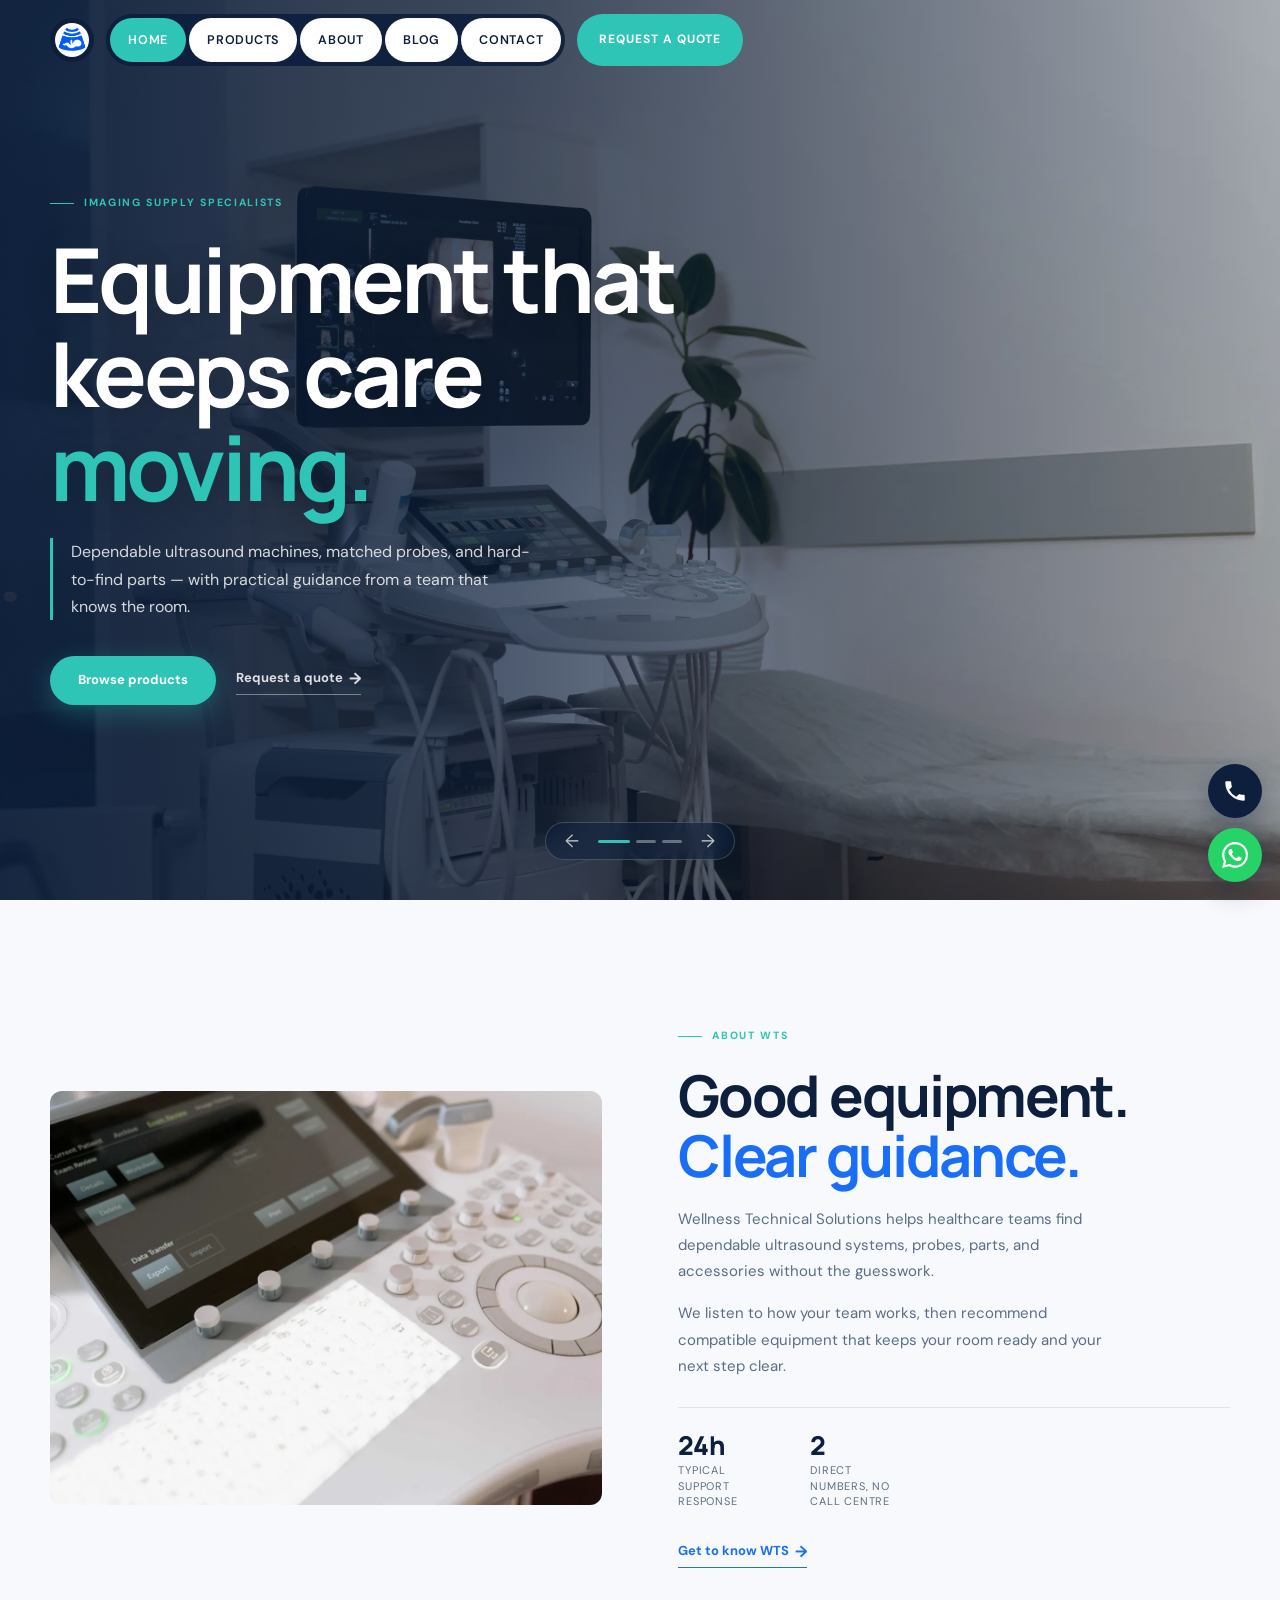
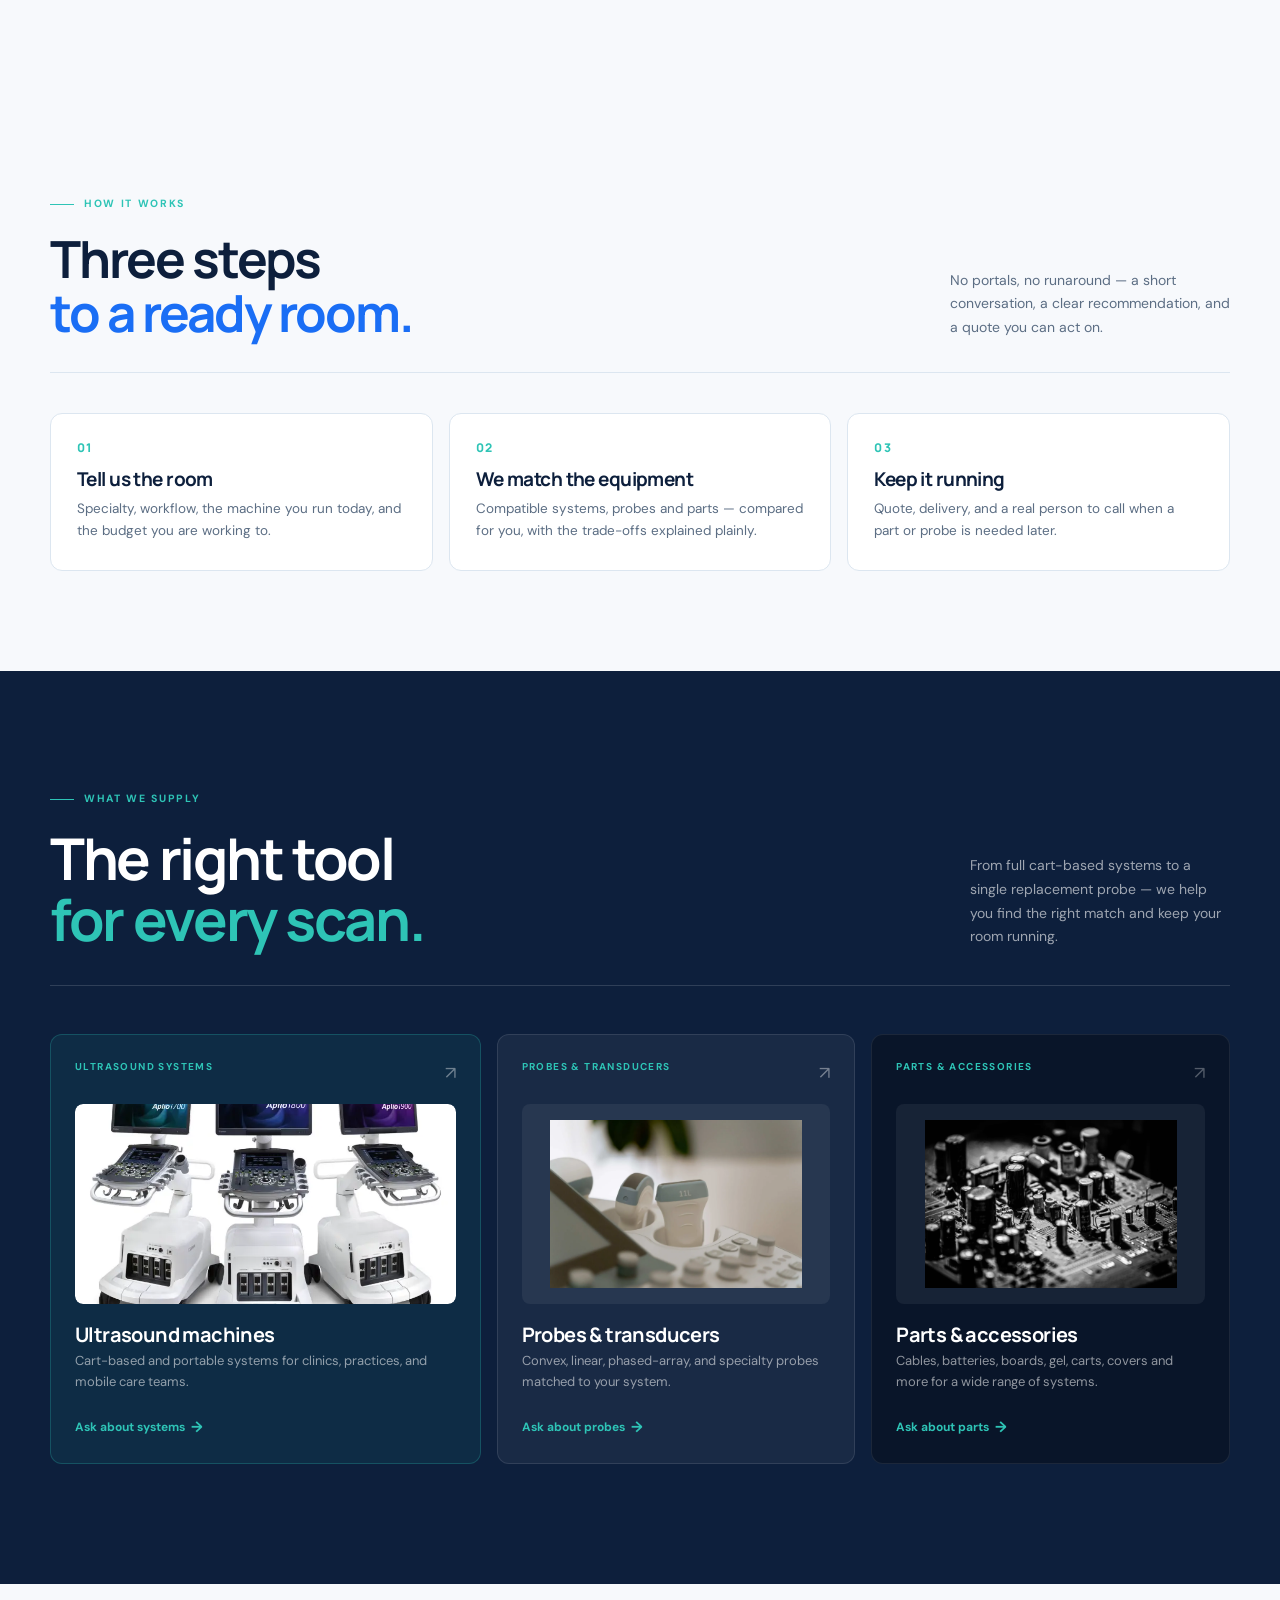
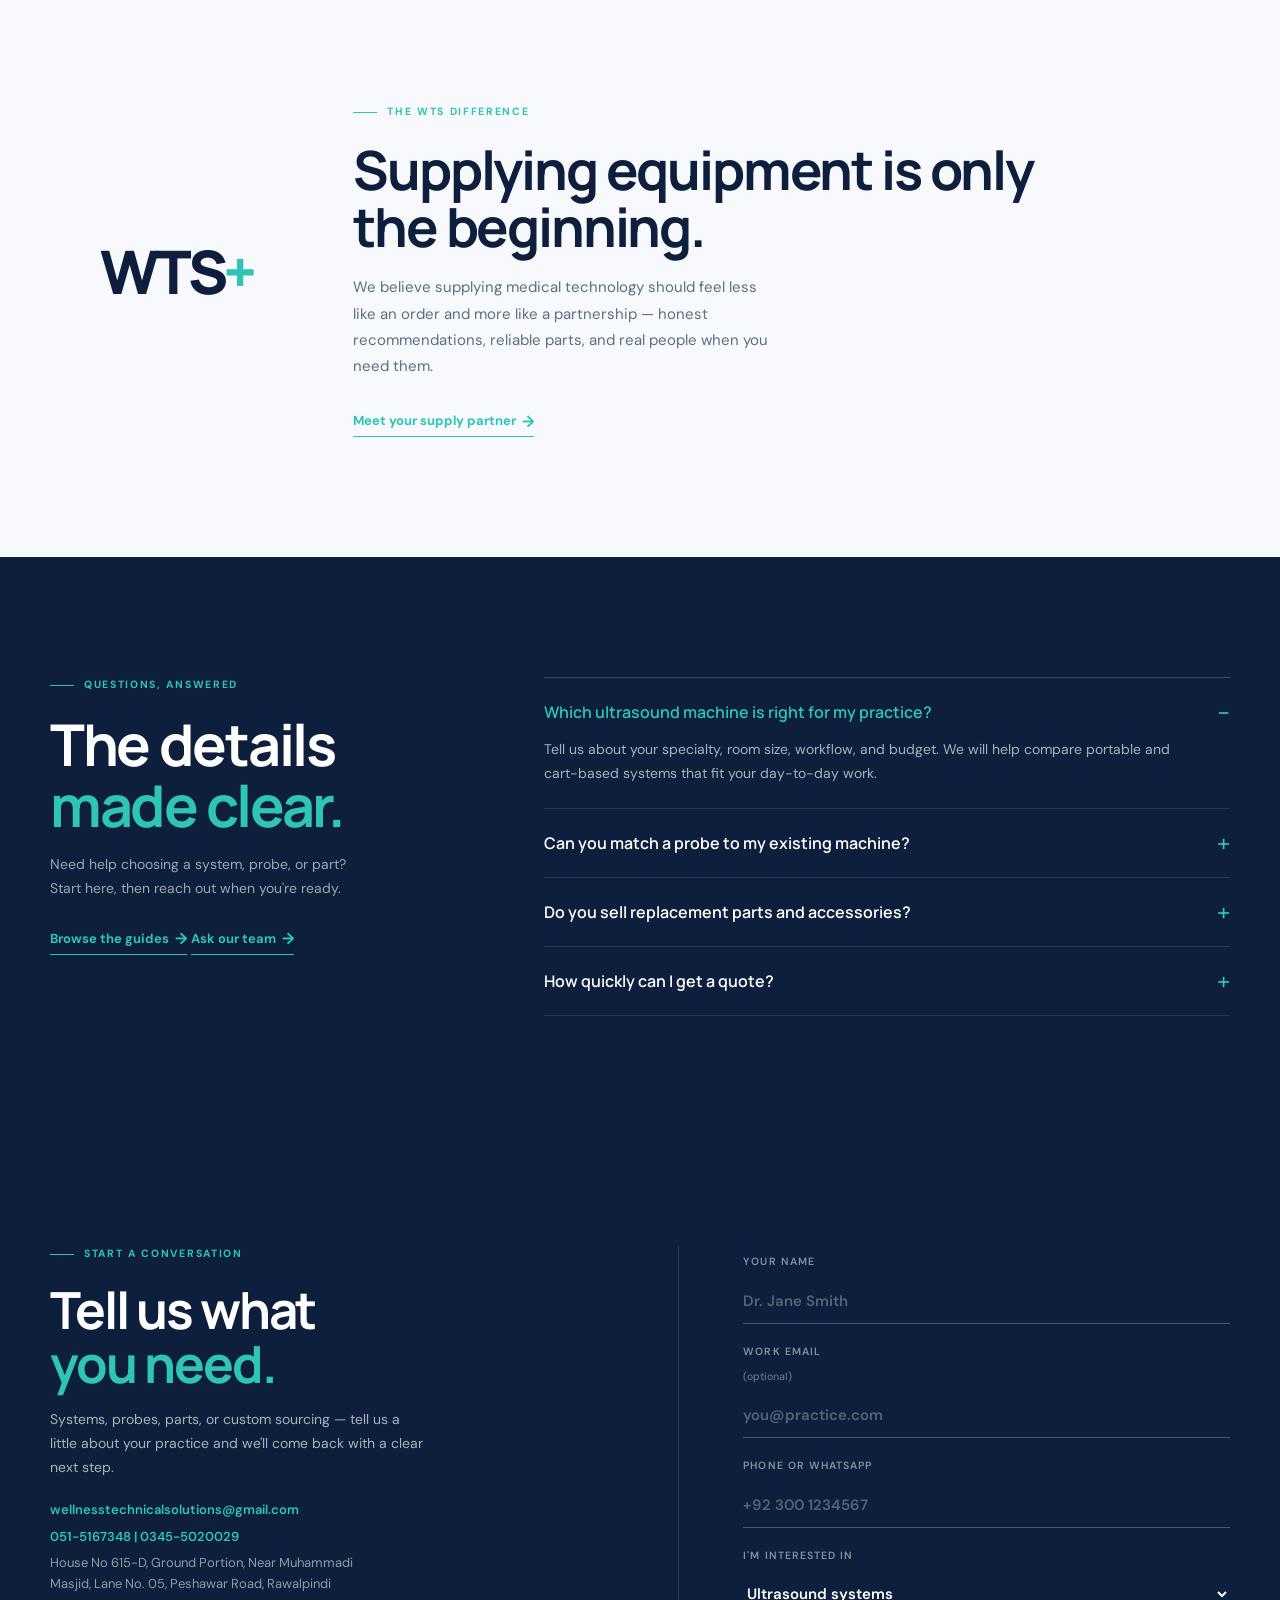
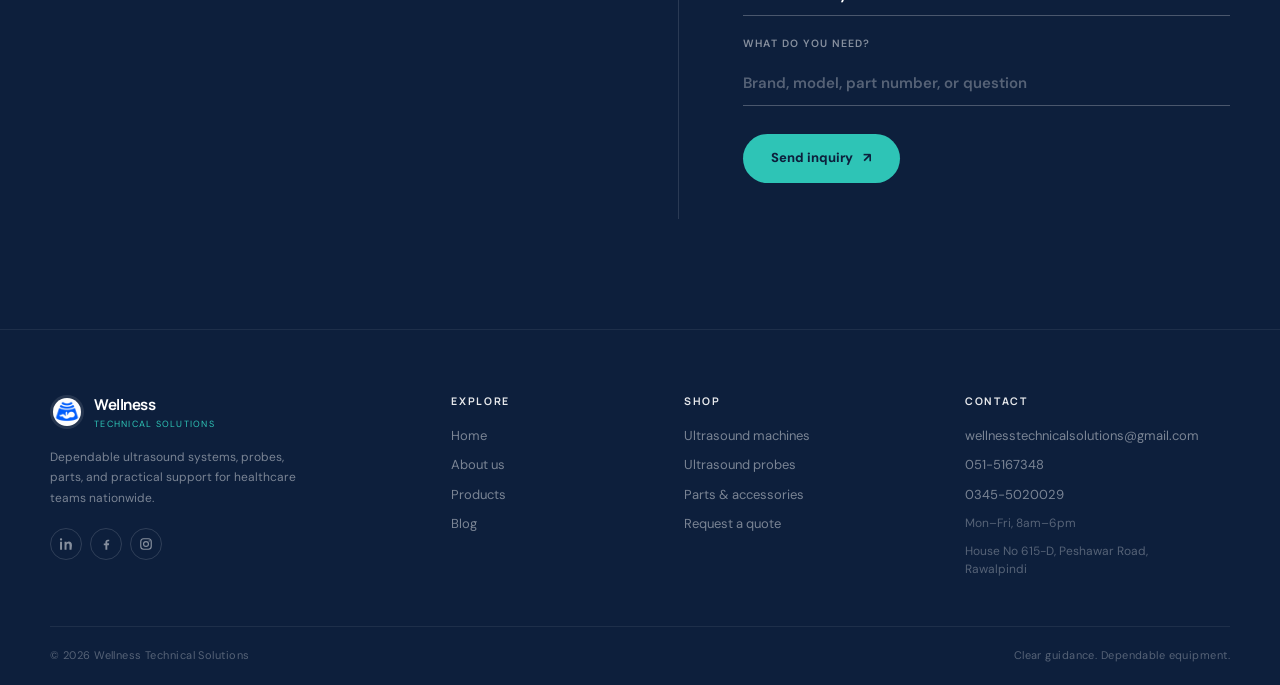
<file: index.html>
<!doctype html>
<html lang="en">
<head>
  <meta charset="UTF-8">
  <meta name="google-site-verification" content="ln1MTrpD6bcORM2o4TqfpPN8yb_F4MUgL1fzC8BlH-0">
  <meta name="viewport" content="width=device-width, initial-scale=1.0">
  <meta name="description" content="Ultrasound machines, probes and spare parts supplied across Pakistan by Wellness Technical Solutions — compatibility checked and quoted within one business day.">
  <title>Ultrasound Machines, Probes &amp; Parts in Pakistan | Wellness Technical Solutions</title>
  <meta name="theme-color" content="#0d1f3c">
  <link rel="canonical" href="https://www.wellnesstechsolutions.pk/">
  <meta name="robots" content="index, follow, max-image-preview:large, max-snippet:-1">
  <meta name="author" content="Wellness Technical Solutions">
  <meta name="geo.region" content="PK-PB">
  <meta name="geo.placename" content="Rawalpindi">
  <meta name="geo.position" content="33.5651;73.0169">
  <meta name="ICBM" content="33.5651, 73.0169">
  <link rel="alternate" hreflang="en-pk" href="https://www.wellnesstechsolutions.pk/">
  <link rel="alternate" hreflang="x-default" href="https://www.wellnesstechsolutions.pk/">
  <link rel="sitemap" type="application/xml" href="/sitemap.xml">
  <link rel="icon" href="favicon.ico" sizes="48x48">
  <link rel="icon" href="favicon.png" type="image/png" sizes="64x64">
  <link rel="apple-touch-icon" href="apple-touch-icon.png">
  <meta property="og:type" content="website">
  <meta property="og:site_name" content="Wellness Technical Solutions">
  <meta property="og:locale" content="en_PK">
  <meta property="og:title" content="Wellness Technical Solutions | Ultrasound Systems & Probes">
  <meta property="og:description" content="Wellness Technical Solutions supplies dependable ultrasound systems, probes, parts and accessories for healthcare teams nationwide.">
  <meta property="og:url" content="https://www.wellnesstechsolutions.pk/">
  <meta property="og:image" content="https://www.wellnesstechsolutions.pk/assets/og-cover.jpg">
  <meta property="og:image:width" content="1200">
  <meta property="og:image:height" content="630">
  <meta property="og:image:alt" content="Wellness Technical Solutions - ultrasound systems, probes, parts and accessories">
  <meta name="twitter:card" content="summary_large_image">
  <meta name="twitter:title" content="Wellness Technical Solutions | Ultrasound Systems & Probes">
  <meta name="twitter:description" content="Wellness Technical Solutions supplies dependable ultrasound systems, probes, parts and accessories for healthcare teams nationwide.">
  <meta name="twitter:image" content="https://www.wellnesstechsolutions.pk/assets/og-cover.jpg">
  <meta name="twitter:image:alt" content="Wellness Technical Solutions - ultrasound systems, probes, parts and accessories">
  <link rel="preconnect" href="https://fonts.googleapis.com">
  <link rel="preconnect" href="https://fonts.gstatic.com" crossorigin>
  <link href="https://fonts.googleapis.com/css2?family=DM+Sans:ital,opsz,wght@0,9..40,400;0,9..40,500;0,9..40,600;0,9..40,700;1,9..40,400&family=Manrope:wght@700;800&display=swap" rel="stylesheet">
  <link rel="stylesheet" href="styles.css">
  <link rel="stylesheet" href="pillnav.css">
  <link rel="preload" as="image" href="assets/hero-1.webp" fetchpriority="high">
  <script src="https://cdnjs.cloudflare.com/ajax/libs/gsap/3.12.5/gsap.min.js" defer></script>
  <script type="application/ld+json">{"@context":"https://schema.org","@type":"Organization","@id":"https://www.wellnesstechsolutions.pk/#organization","name":"Wellness Technical Solutions","alternateName":["WTS","Wellness Tech Solutions"],"url":"https://www.wellnesstechsolutions.pk/","logo":{"@type":"ImageObject","url":"https://www.wellnesstechsolutions.pk/assets/logo.png","width":256,"height":256},"description":"Supplier of dependable ultrasound systems, probes, parts, and accessories for healthcare teams.","email":"wellnesstechnicalsolutions@gmail.com","telephone":"+92 51 5167348","address":{"@type":"PostalAddress","streetAddress":"House No 615-D, Ground Portion, Near Muhammadi Masjid, Lane No. 05, Peshawar Road","addressLocality":"Rawalpindi","addressRegion":"Punjab","addressCountry":"PK"},"contactPoint":[{"@type":"ContactPoint","contactType":"Sales and support","email":"wellnesstechnicalsolutions@gmail.com","telephone":"+92 51 5167348","availableLanguage":["en"],"hoursAvailable":{"@type":"OpeningHoursSpecification","dayOfWeek":["Monday","Tuesday","Wednesday","Thursday","Friday"],"opens":"08:00","closes":"18:00"}},{"@type":"ContactPoint","contactType":"Sales and support","telephone":"+92 345 5020029","areaServed":"PK"}],"geo":{"@type":"GeoCoordinates","latitude":33.5651,"longitude":73.0169},"areaServed":{"@type":"Country","name":"Pakistan"},"sameAs":["https://www.linkedin.com/company/wellness-technical-solutions","https://www.facebook.com/profile.php?id=61593964842309","https://www.instagram.com/wellnesstechnicalsolutions"]}</script>
  <script type="application/ld+json">{"@context":"https://schema.org","@type":"WebSite","@id":"https://www.wellnesstechsolutions.pk/#website","url":"https://www.wellnesstechsolutions.pk/","name":"Wellness Technical Solutions","alternateName":["WTS","Wellness Tech Solutions"],"inLanguage":"en","publisher":{"@id":"https://www.wellnesstechsolutions.pk/#organization"}}</script>
  <script type="application/ld+json">{"@context":"https://schema.org","@type":"FAQPage","mainEntity":[{"@type":"Question","name":"Which ultrasound machine is right for my practice?","acceptedAnswer":{"@type":"Answer","text":"Tell us about your specialty, room size, workflow, and budget. We will help compare portable and cart-based systems that fit your day-to-day work."}},{"@type":"Question","name":"Can you match a probe to my existing machine?","acceptedAnswer":{"@type":"Answer","text":"Yes. Share the make and model of your system, or send us the part number, and we will confirm compatibility before you order."}},{"@type":"Question","name":"Do you sell replacement parts and accessories?","acceptedAnswer":{"@type":"Answer","text":"Yes. We source batteries, cables, boards, gel, and other ultrasound accessories for a range of systems."}},{"@type":"Question","name":"How quickly can I get a quote?","acceptedAnswer":{"@type":"Answer","text":"Most requests receive a clear response within 24 hours. Include the equipment or part details you have so we can move quickly."}}]}</script>
</head>
<body class="home-page">

  <a class="skip-link" href="#top">Skip to content</a>

  <!-- ── Top nav ── -->
  <div class="pill-nav-container">
    <nav class="pill-nav" style="--base: rgba(13,31,60,.9); --pill-bg: #fff; --hover-text: #0d1f3c; --pill-text: #0d1f3c;">
      <a class="pill-logo" href="/" aria-label="Home">
        <img src="assets/logo.png" width="256" height="256" alt="Wellness Technical Solutions logo">
      </a>
      <div class="pill-nav-items desktop-only">
        <ul class="pill-list" role="menubar">
          <li role="none">
            <a role="menuitem" href="/" class="pill is-active" aria-label="Home">
              <span class="hover-circle" aria-hidden="true"></span>
              <span class="label-stack">
                <span class="pill-label">Home</span>
                <span class="pill-label-hover" aria-hidden="true">Home</span>
              </span>
            </a>
          </li>
          <li role="none">
            <a role="menuitem" href="/products" class="pill" aria-label="Products">
              <span class="hover-circle" aria-hidden="true"></span>
              <span class="label-stack">
                <span class="pill-label">Products</span>
                <span class="pill-label-hover" aria-hidden="true">Products</span>
              </span>
            </a>
          </li>
          <li role="none">
            <a role="menuitem" href="/about" class="pill" aria-label="About">
              <span class="hover-circle" aria-hidden="true"></span>
              <span class="label-stack">
                <span class="pill-label">About</span>
                <span class="pill-label-hover" aria-hidden="true">About</span>
              </span>
            </a>
          </li>
          <li role="none">
            <a role="menuitem" href="/blog" class="pill" aria-label="Blog">
              <span class="hover-circle" aria-hidden="true"></span>
              <span class="label-stack">
                <span class="pill-label">Blog</span>
                <span class="pill-label-hover" aria-hidden="true">Blog</span>
              </span>
            </a>
          </li>
          <li role="none">
            <a role="menuitem" href="/contact" class="pill" aria-label="Contact">
              <span class="hover-circle" aria-hidden="true"></span>
              <span class="label-stack">
                <span class="pill-label">Contact</span>
                <span class="pill-label-hover" aria-hidden="true">Contact</span>
              </span>
            </a>
          </li>
        </ul>
      </div>
      <div class="pill-nav-right desktop-only">
        <a href="#contact" class="pill-cta-button">Request a quote</a>
      </div>
      <button class="mobile-menu-button mobile-only" aria-label="Toggle menu">
        <span class="hamburger-line"></span>
        <span class="hamburger-line"></span>
      </button>
    </nav>
    <div class="mobile-menu-popover mobile-only">
      <ul class="mobile-menu-list">
        <li><a href="/" class="mobile-menu-link is-active">Home</a></li>
        <li><a href="/products" class="mobile-menu-link">Products</a></li>
        <li><a href="/about" class="mobile-menu-link">About</a></li>
        <li><a href="/blog" class="mobile-menu-link">Blog</a></li>
        <li><a href="/contact" class="mobile-menu-link">Contact</a></li>
      </ul>
    </div>
  </div>

  <main id="top" tabindex="-1">

    <!-- ── Hero ── -->
    <section class="home-hero" aria-label="Homepage hero">
      <div class="hero-slides">
        <article class="hero-slide is-active" aria-hidden="false">
          <img src="assets/hero-1.webp" alt="Ultrasound system set up in a clinical room" width="1920" height="1280" fetchpriority="high" decoding="async">
        </article>
        <article class="hero-slide" aria-hidden="true">
          <img src="assets/hero-2.webp" alt="Sonographer's hand on the controls of an ultrasound system" width="1920" height="1282" loading="lazy" decoding="async">
        </article>
        <article class="hero-slide" aria-hidden="true">
          <img src="assets/hero-3.webp" alt="Circuit board components in close-up" width="1920" height="1282" loading="lazy" decoding="async">
        </article>
      </div>

      <div class="home-hero-copy reveal">
        <p class="eyebrow"><span class="eyebrow-line"></span> Imaging supply specialists</p>
        <h1>Equipment that<br>keeps care <em>moving.</em></h1>
        <p class="hero-text">Dependable ultrasound machines, matched probes, and hard-to-find parts — with practical guidance from a team that knows the room.</p>
        <div class="hero-actions">
          <a class="button button-primary" href="/products">Browse products</a>
          <a class="text-link" href="#contact">Request a quote <span aria-hidden="true">→</span></a>
        </div>
      </div>

      <div class="hero-controls" aria-label="Slide navigation">
        <button class="hero-arrow hero-prev" aria-label="Previous slide">&#8592;</button>
        <div class="hero-dots" role="group" aria-label="Choose slide">
          <button class="hero-dot is-active" aria-label="Slide 1" aria-current="true"></button>
          <button class="hero-dot"           aria-label="Slide 2" aria-current="false"></button>
          <button class="hero-dot"           aria-label="Slide 3" aria-current="false"></button>
        </div>
        <button class="hero-arrow hero-next" aria-label="Next slide">&#8594;</button>
      </div>
    </section>

    <!-- ── About ── -->
    <section id="about" class="home-about section-wrap" aria-labelledby="about-title">
      <div class="home-about-image reveal">
        <img src="assets/home-about.webp" alt="Clinician reviewing an ultrasound image with a patient" width="1400" height="933" loading="lazy">
      </div>
      <div class="home-about-content reveal reveal-delay-1">
        <p class="eyebrow"><span class="eyebrow-line"></span> About WTS</p>
        <h2 id="about-title">Good equipment.<br><em>Clear guidance.</em></h2>
        <p>Wellness Technical Solutions helps healthcare teams find dependable ultrasound systems, probes, parts, and accessories without the guesswork.</p>
        <p>We listen to how your team works, then recommend compatible equipment that keeps your room ready and your next step clear.</p>
        <div class="home-about-details">
          <div>
            <strong data-count="24" data-suffix="h">24h</strong>
            <span>Typical support response</span>
          </div>
          <div>
            <strong>2</strong>
            <span>Direct numbers, no call centre</span>
          </div>
        </div>
        <a class="text-link" href="/about">Get to know WTS <span>→</span></a>
      </div>
    </section>

    <!-- ── How it works ── -->
    <section id="process" class="process section-wrap" aria-labelledby="process-title">
      <div class="section-heading">
        <div>
          <p class="eyebrow"><span class="eyebrow-line"></span> How it works</p>
          <h2 id="process-title">Three steps<br><em>to a ready room.</em></h2>
        </div>
        <p>No portals, no runaround — a short conversation, a clear recommendation, and a quote you can act on.</p>
      </div>
      <ol class="process-steps">
        <li class="process-step reveal">
          <span class="step-num">01</span>
          <h3>Tell us the room</h3>
          <p>Specialty, workflow, the machine you run today, and the budget you are working to.</p>
        </li>
        <li class="process-step reveal reveal-delay-1">
          <span class="step-num">02</span>
          <h3>We match the equipment</h3>
          <p>Compatible systems, probes and parts — compared for you, with the trade-offs explained plainly.</p>
        </li>
        <li class="process-step reveal reveal-delay-2">
          <span class="step-num">03</span>
          <h3>Keep it running</h3>
          <p>Quote, delivery, and a real person to call when a part or probe is needed later.</p>
        </li>
      </ol>
    </section>

    <!-- ── Products (dark) ── -->
    <section id="products" class="solutions-dark" aria-labelledby="products-title">
      <div class="section-heading">
        <div>
          <p class="eyebrow"><span class="eyebrow-line"></span> What we supply</p>
          <h2 id="products-title">The right tool<br><em>for every scan.</em></h2>
        </div>
        <p>From full cart-based systems to a single replacement probe — we help you find the right match and keep your room running.</p>
      </div>
      <div class="product-grid">
        <article class="product-card product-featured" data-category="systems">
          <div class="product-top">
            <span class="product-cat">Ultrasound systems</span>
            <span class="product-arrow">↗</span>
          </div>
          <div class="product-image">
            <img src="assets/machines.webp" alt="Three cart-based ultrasound systems" width="724" height="574" loading="lazy">
          </div>
          <div class="product-info">
            <h3>Ultrasound machines</h3>
            <p>Cart-based and portable systems for clinics, practices, and mobile care teams.</p>
            <a class="product-cta" href="/contact#quote-form">Ask about systems <span>→</span></a>
          </div>
        </article>
        <article class="product-card" data-category="probes">
          <div class="product-top">
            <span class="product-cat">Probes &amp; transducers</span>
            <span class="product-arrow">↗</span>
          </div>
          <div class="product-image">
            <img src="assets/probe.webp" alt="Ultrasound probe" width="1400" height="933" loading="lazy">
          </div>
          <div class="product-info">
            <h3>Probes &amp; transducers</h3>
            <p>Convex, linear, phased-array, and specialty probes matched to your system.</p>
            <a class="product-cta" href="/contact#quote-form">Ask about probes <span>→</span></a>
          </div>
        </article>
        <article class="product-card card-dark" data-category="parts">
          <div class="product-top">
            <span class="product-cat">Parts &amp; accessories</span>
            <span class="product-arrow">↗</span>
          </div>
          <div class="product-image">
            <img src="assets/accessories.webp" alt="Ultrasound accessories" width="1400" height="933" loading="lazy">
          </div>
          <div class="product-info">
            <h3>Parts &amp; accessories</h3>
            <p>Cables, batteries, boards, gel, carts, covers and more for a wide range of systems.</p>
            <a class="product-cta" href="/contact#quote-form">Ask about parts <span>→</span></a>
          </div>
        </article>
      </div>
    </section>

    <!-- ── Manifesto ── -->
    <section id="why-us" class="manifesto section-wrap" aria-labelledby="manifesto-title">
      <div class="manifesto-mark reveal">WTS<span>+</span></div>
      <div class="reveal reveal-delay-1">
        <p class="eyebrow"><span class="eyebrow-line"></span> The WTS difference</p>
        <h2 id="manifesto-title">Supplying equipment is only<br>the beginning.</h2>
        <p class="manifesto-copy">We believe supplying medical technology should feel less like an order and more like a partnership — honest recommendations, reliable parts, and real people when you need them.</p>
        <a class="text-link light-link" href="#contact">Meet your supply partner <span>→</span></a>
      </div>
    </section>

    <!-- ── FAQs ── -->
    <section id="faqs" class="faqs" aria-labelledby="faq-title">
      <div class="faq-intro reveal">
        <p class="eyebrow"><span class="eyebrow-line"></span> Questions, answered</p>
        <h2 id="faq-title">The details<br><em>made clear.</em></h2>
        <p>Need help choosing a system, probe, or part? Start here, then reach out when you're ready.</p>
        <a class="text-link" href="/blog">Browse the guides <span>→</span></a>
        <a class="text-link" href="#contact">Ask our team <span>→</span></a>
      </div>
      <div class="faq-list reveal reveal-delay-1">
        <details open>
          <summary>Which ultrasound machine is right for my practice?</summary>
          <p>Tell us about your specialty, room size, workflow, and budget. We will help compare portable and cart-based systems that fit your day-to-day work.</p>
        </details>
        <details>
          <summary>Can you match a probe to my existing machine?</summary>
          <p>Yes. Share the make and model of your system, or send us the part number, and we will confirm compatibility before you order.</p>
        </details>
        <details>
          <summary>Do you sell replacement parts and accessories?</summary>
          <p>Yes. We source batteries, cables, boards, gel, and other ultrasound accessories for a range of systems.</p>
        </details>
        <details>
          <summary>How quickly can I get a quote?</summary>
          <p>Most requests receive a clear response within 24 hours. Include the equipment or part details you have so we can move quickly.</p>
        </details>
      </div>
    </section>

    <!-- ── Contact ── -->
    <section id="contact" class="contact" aria-labelledby="contact-title">
      <div class="contact-copy reveal">
        <p class="eyebrow"><span class="eyebrow-line"></span> Start a conversation</p>
        <h2 id="contact-title">Tell us what<br><em>you need.</em></h2>
        <p>Systems, probes, parts, or custom sourcing — tell us a little about your practice and we'll come back with a clear next step.</p>
        <div class="contact-details">
          <a href="mailto:wellnesstechnicalsolutions@gmail.com">wellnesstechnicalsolutions@gmail.com</a>
          <span>051-5167348 | 0345-5020029</span>
          <span class="contact-address">House No 615-D, Ground Portion, Near Muhammadi Masjid, Lane No. 05, Peshawar Road, Rawalpindi</span>
        </div>
      </div>
      <form class="contact-form reveal reveal-delay-1" id="contact-form" action="https://formsubmit.co/wellnesstechnicalsolutions@gmail.com" method="POST">
        <input type="hidden" name="_subject" value="New quote request from wellnesstechsolutions.pk">
        <input type="hidden" name="_template" value="table">
        <input type="hidden" name="_captcha" value="false">
        <input type="hidden" name="_next" value="https://www.wellnesstechsolutions.pk/thank-you">
        <input type="hidden" name="_honey" style="display:none" tabindex="-1" autocomplete="off">
        <label for="name">Your name
          <input id="name" name="name" type="text" placeholder="Dr. Jane Smith" autocomplete="name" required>
        </label>
        <label for="email">Work email <span class="label-hint">(optional)</span>
          <input id="email" name="email" type="email" placeholder="you@practice.com" autocomplete="email">
        </label>
        <label for="phone">Phone or WhatsApp
          <input id="phone" name="phone" type="tel" placeholder="+92 300 1234567" autocomplete="tel" required>
        </label>
        <label for="interest">I'm interested in
          <select id="interest" name="interest">
            <option>Ultrasound systems</option>
            <option>Probes &amp; transducers</option>
            <option>Parts &amp; accessories</option>
            <option>Custom sourcing / something else</option>
          </select>
        </label>
        <label for="message">What do you need?
          <input id="message" name="message" type="text" placeholder="Brand, model, part number, or question" required>
        </label>
        <button class="button" type="submit">Send inquiry <span aria-hidden="true">↗</span></button>
        <p class="form-message" aria-live="polite"></p>
      </form>
    </section>

  </main>

  <footer class="site-footer">
    <div class="footer-main">
      <div class="footer-brand-block">
        <a class="footer-brand" href="/">
          <img src="assets/logo.png" width="256" height="256" alt="">
          <span><strong>Wellness</strong><small>Technical Solutions</small></span>
        </a>
        <p>Dependable ultrasound systems, probes, parts, and practical support for healthcare teams nationwide.</p>
        <div class="footer-socials">
          <a href="https://www.linkedin.com/company/wellness-technical-solutions" aria-label="LinkedIn" target="_blank" rel="noopener noreferrer">
            <svg viewBox="0 0 24 24" aria-hidden="true"><path d="M5.2 8.2H1.8V22h3.4V8.2ZM3.5 2A2 2 0 1 0 3.5 6a2 2 0 0 0 0-4ZM22.2 14.1c0-4.2-2.2-6.2-5.2-6.2-2.4 0-3.5 1.3-4.1 2.2V8.2H9.5V22h3.4v-7.1c0-1.9.4-3.8 2.8-3.8 2.3 0 2.3 2.1 2.3 3.9V22h3.4l.8-7.9Z"/></svg>
          </a>
          <a href="https://www.facebook.com/profile.php?id=61593964842309" aria-label="Facebook" target="_blank" rel="noopener noreferrer">
            <svg viewBox="0 0 24 24" aria-hidden="true"><path d="M14.2 22v-8h2.7l.4-3.1h-3.1v-2c0-.9.3-1.5 1.6-1.5h1.7V4.6c-.3 0-1.3-.1-2.4-.1-2.4 0-4.1 1.5-4.1 4.2v2.3H8.2V14H11v8h3.2Z"/></svg>
          </a>
          <a href="https://www.instagram.com/wellnesstechnicalsolutions" aria-label="Instagram" target="_blank" rel="noopener noreferrer">
            <svg viewBox="0 0 24 24" aria-hidden="true"><rect x="3" y="3" width="18" height="18" rx="5"/><circle cx="12" cy="12" r="4.2"/><circle cx="17.5" cy="6.7" r="1" class="social-dot"/></svg>
          </a>
        </div>
      </div>
      <div class="footer-column">
        <h3>Explore</h3>
        <a href="/">Home</a>
        <a href="/about">About us</a>
        <a href="/products">Products</a>
        <a href="/blog">Blog</a>
      </div>
      <div class="footer-column">
        <h3>Shop</h3>
        <a href="/products">Ultrasound machines</a>
        <a href="/products">Ultrasound probes</a>
        <a href="/products">Parts &amp; accessories</a>
        <a href="/contact#quote-form">Request a quote</a>
      </div>
      <div class="footer-column footer-contact">
        <h3>Contact</h3>
        <a href="mailto:wellnesstechnicalsolutions@gmail.com">wellnesstechnicalsolutions@gmail.com</a>
        <a href="tel:+92515167348">051-5167348</a> <a href="tel:+923455020029">0345-5020029</a>
        <span>Mon&ndash;Fri, 8am&ndash;6pm</span>
        <span>House No 615-D, Peshawar Road, Rawalpindi</span>
      </div>
    </div>
    <div class="footer-bottom">
      <span>&copy; 2026 Wellness Technical Solutions</span>
      <span>Clear guidance. Dependable equipment.</span>
    </div>
  </footer>


  <div class="mobile-cta mobile-only" role="region" aria-label="Quick actions">
    <a class="button button-outline" href="/products">Browse products</a>
    <a class="button button-primary" href="/contact#quote-form">Request a quote</a>
  </div>

  <script src="script.js"></script>
  <script src="pillnav.js"></script>
  <div class="floating-contact" aria-label="Quick contact">
    <a class="float-btn float-call" href="tel:+92515167348" aria-label="Call Wellness Technical Solutions">
      <svg viewBox="0 0 24 24" aria-hidden="true"><path d="M6.62 10.79a15.05 15.05 0 0 0 6.59 6.59l2.2-2.2a1 1 0 0 1 1.02-.24 11.36 11.36 0 0 0 3.57.57 1 1 0 0 1 1 1V20a1 1 0 0 1-1 1A17 17 0 0 1 3 4a1 1 0 0 1 1-1h3.5a1 1 0 0 1 1 1 11.36 11.36 0 0 0 .57 3.57 1 1 0 0 1-.24 1.02l-2.2 2.2z"/></svg>
    </a>
    <a class="float-btn float-whatsapp" href="https://wa.me/923455020029?text=Hello%20WTS%2C%20I%27d%20like%20to%20ask%20about%20ultrasound%20equipment." target="_blank" rel="noopener noreferrer" aria-label="Chat with Wellness Technical Solutions on WhatsApp">
      <svg viewBox="0 0 24 24" aria-hidden="true"><path d="M17.472 14.382c-.297-.149-1.758-.867-2.03-.967-.273-.099-.471-.148-.67.15-.197.297-.767.966-.94 1.164-.173.199-.347.223-.644.075-.297-.15-1.255-.463-2.39-1.475-.883-.788-1.48-1.761-1.653-2.059-.173-.297-.018-.458.13-.606.134-.133.298-.347.446-.52.149-.174.198-.298.298-.497.099-.198.05-.371-.025-.52-.075-.149-.669-1.612-.916-2.207-.242-.579-.487-.5-.669-.51a12.8 12.8 0 0 0-.57-.01c-.198 0-.52.074-.792.372-.272.297-1.04 1.016-1.04 2.479 0 1.462 1.065 2.875 1.213 3.074.149.198 2.096 3.2 5.077 4.487.709.306 1.262.489 1.694.625.712.227 1.36.195 1.871.118.571-.085 1.758-.719 2.006-1.413.248-.694.248-1.289.173-1.413-.074-.124-.272-.198-.57-.347M12.05 21.785h-.004a9.87 9.87 0 0 1-5.031-1.378l-.361-.214-3.741.982.998-3.648-.235-.374a9.86 9.86 0 0 1-1.51-5.26c.001-5.45 4.436-9.884 9.888-9.884 2.64 0 5.122 1.03 6.988 2.898a9.825 9.825 0 0 1 2.893 6.994c-.003 5.45-4.437 9.884-9.885 9.884m8.413-18.297A11.815 11.815 0 0 0 12.05 0C5.495 0 .16 5.335.157 11.892c0 2.096.547 4.142 1.588 5.945L.057 24l6.305-1.654a11.882 11.882 0 0 0 5.683 1.448h.005c6.554 0 11.89-5.335 11.893-11.893a11.821 11.821 0 0 0-3.48-8.413Z"/></svg>
    </a>
  </div>
</body>
</html>
</file>
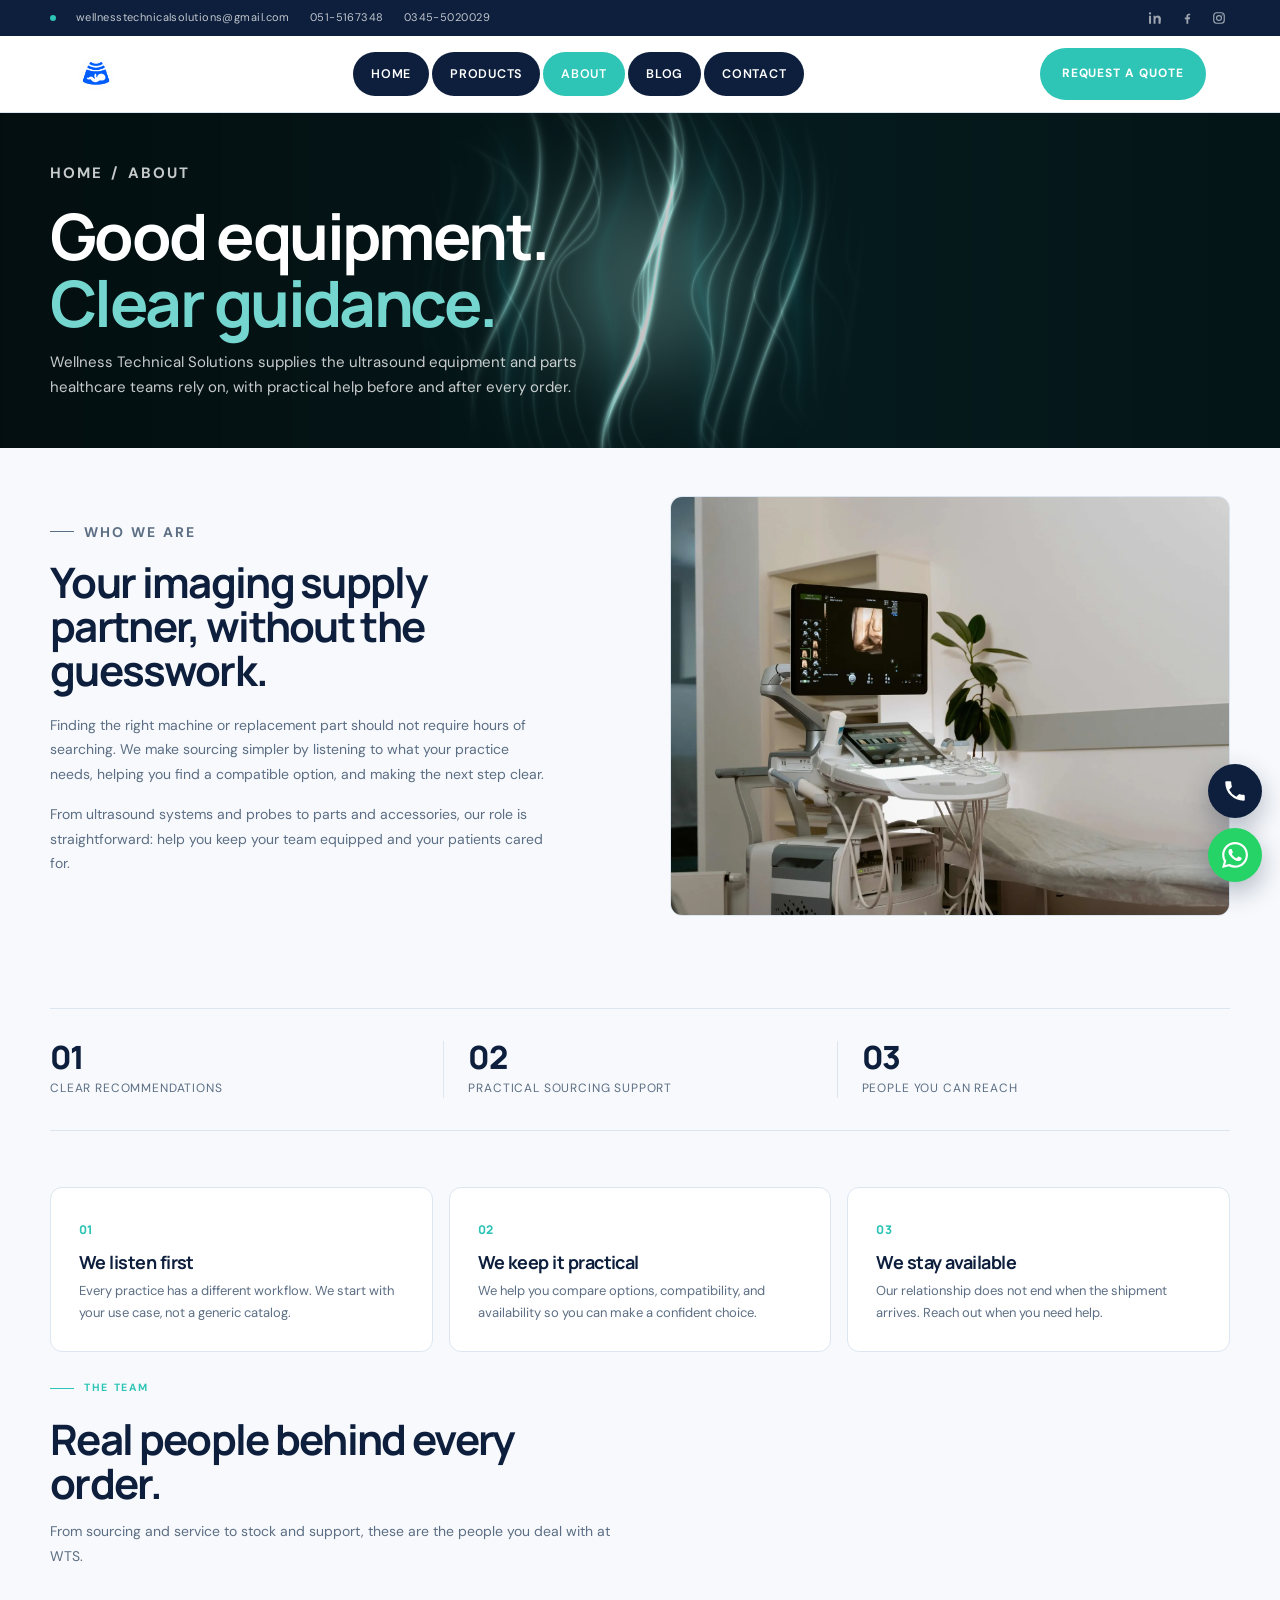
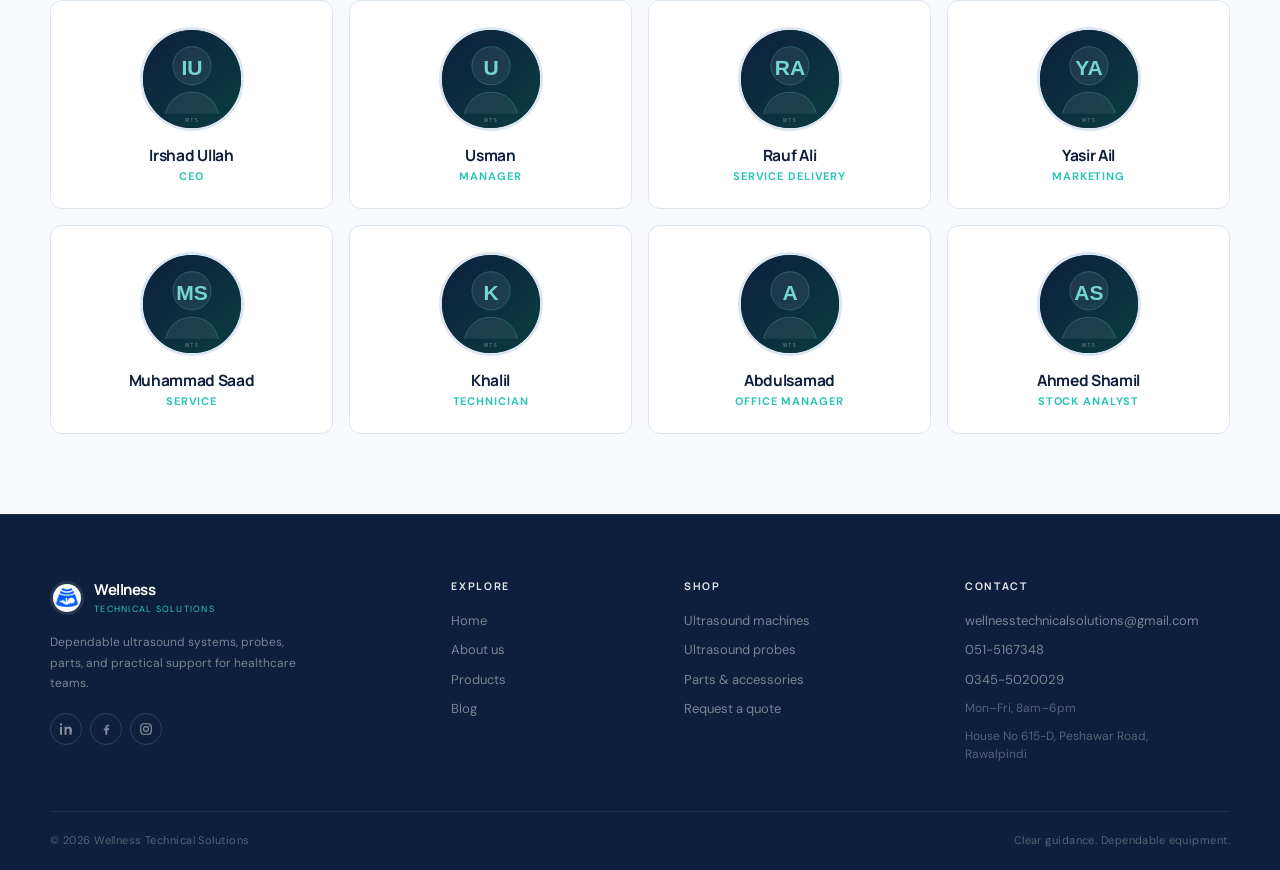
<file: about.html>
<!doctype html>
<html lang="en">
<head>
  <meta charset="UTF-8">
  <meta name="google-site-verification" content="ln1MTrpD6bcORM2o4TqfpPN8yb_F4MUgL1fzC8BlH-0">
  <meta name="viewport" content="width=device-width, initial-scale=1.0">
  <meta name="description" content="Wellness Technical Solutions is a Rawalpindi-based supplier of ultrasound machines, probes and spare parts, serving hospitals and clinics across Pakistan.">
  <title>About | Wellness Technical Solutions</title>
  <meta name="theme-color" content="#0d1f3c">
  <link rel="canonical" href="https://www.wellnesstechsolutions.pk/about">
  <meta name="robots" content="index, follow, max-image-preview:large, max-snippet:-1">
  <meta name="author" content="Wellness Technical Solutions">
  <meta name="geo.region" content="PK-PB">
  <meta name="geo.placename" content="Rawalpindi">
  <meta name="geo.position" content="33.5651;73.0169">
  <meta name="ICBM" content="33.5651, 73.0169">
  <link rel="alternate" hreflang="en-pk" href="https://www.wellnesstechsolutions.pk/about">
  <link rel="alternate" hreflang="x-default" href="https://www.wellnesstechsolutions.pk/about">
  <link rel="sitemap" type="application/xml" href="/sitemap.xml">
  <link rel="icon" href="favicon.ico" sizes="48x48">
  <link rel="icon" href="favicon.png" type="image/png" sizes="64x64">
  <link rel="apple-touch-icon" href="apple-touch-icon.png">
  <meta property="og:type" content="website">
  <meta property="og:site_name" content="Wellness Technical Solutions">
  <meta property="og:locale" content="en_PK">
  <meta property="og:title" content="About | Wellness Technical Solutions">
  <meta property="og:description" content="Wellness Technical Solutions is a Rawalpindi-based supplier of ultrasound machines, probes and spare parts, serving hospitals and clinics across Pakistan.">
  <meta property="og:url" content="https://www.wellnesstechsolutions.pk/about">
  <meta property="og:image" content="https://www.wellnesstechsolutions.pk/assets/og-cover.jpg">
  <meta property="og:image:width" content="1200">
  <meta property="og:image:height" content="630">
  <meta property="og:image:alt" content="Wellness Technical Solutions - ultrasound systems, probes, parts and accessories">
  <meta name="twitter:card" content="summary_large_image">
  <meta name="twitter:title" content="About | Wellness Technical Solutions">
  <meta name="twitter:description" content="Wellness Technical Solutions is a Rawalpindi-based supplier of ultrasound machines, probes and spare parts, serving hospitals and clinics across Pakistan.">
  <meta name="twitter:image" content="https://www.wellnesstechsolutions.pk/assets/og-cover.jpg">
  <meta name="twitter:image:alt" content="Wellness Technical Solutions - ultrasound systems, probes, parts and accessories">
  <link rel="preconnect" href="https://fonts.googleapis.com">
  <link rel="preconnect" href="https://fonts.gstatic.com" crossorigin>
  <link href="https://fonts.googleapis.com/css2?family=DM+Sans:ital,opsz,wght@0,9..40,400;0,9..40,500;0,9..40,600;0,9..40,700;1,9..40,400&family=Manrope:wght@700;800&display=swap" rel="stylesheet">
  <link rel="stylesheet" href="styles.css">
  <link rel="stylesheet" href="pillnav.css">
  <script src="https://cdnjs.cloudflare.com/ajax/libs/gsap/3.12.5/gsap.min.js" defer></script>
  <script type="application/ld+json">{"@context":"https://schema.org","@type":"Organization","@id":"https://www.wellnesstechsolutions.pk/#organization","name":"Wellness Technical Solutions","alternateName":["WTS","Wellness Tech Solutions"],"url":"https://www.wellnesstechsolutions.pk/","logo":{"@type":"ImageObject","url":"https://www.wellnesstechsolutions.pk/assets/logo.png","width":256,"height":256},"description":"Supplier of dependable ultrasound systems, probes, parts, and accessories for healthcare teams.","email":"wellnesstechnicalsolutions@gmail.com","telephone":"+92 51 5167348","address":{"@type":"PostalAddress","streetAddress":"House No 615-D, Ground Portion, Near Muhammadi Masjid, Lane No. 05, Peshawar Road","addressLocality":"Rawalpindi","addressRegion":"Punjab","addressCountry":"PK"},"contactPoint":[{"@type":"ContactPoint","contactType":"Sales and support","email":"wellnesstechnicalsolutions@gmail.com","telephone":"+92 51 5167348","availableLanguage":["en"],"hoursAvailable":{"@type":"OpeningHoursSpecification","dayOfWeek":["Monday","Tuesday","Wednesday","Thursday","Friday"],"opens":"08:00","closes":"18:00"}},{"@type":"ContactPoint","contactType":"Sales and support","telephone":"+92 345 5020029","areaServed":"PK"}],"geo":{"@type":"GeoCoordinates","latitude":33.5651,"longitude":73.0169},"areaServed":{"@type":"Country","name":"Pakistan"},"sameAs":["https://www.linkedin.com/company/wellness-technical-solutions","https://www.facebook.com/profile.php?id=61593964842309","https://www.instagram.com/wellnesstechnicalsolutions"]}</script>
  <script type="application/ld+json">{"@context":"https://schema.org","@type":"WebSite","@id":"https://www.wellnesstechsolutions.pk/#website","url":"https://www.wellnesstechsolutions.pk/","name":"Wellness Technical Solutions","alternateName":["WTS","Wellness Tech Solutions"],"inLanguage":"en","publisher":{"@id":"https://www.wellnesstechsolutions.pk/#organization"}}</script>
  <script type="application/ld+json">{"@context":"https://schema.org","@type":"BreadcrumbList","itemListElement":[{"@type":"ListItem","position":1,"name":"Home","item":"https://www.wellnesstechsolutions.pk/"},{"@type":"ListItem","position":2,"name":"About","item":"https://www.wellnesstechsolutions.pk/about"}]}</script>
  <script type="application/ld+json">{"@context":"https://schema.org","@type":"AboutPage","@id":"https://www.wellnesstechsolutions.pk/about#webpage","url":"https://www.wellnesstechsolutions.pk/about","name":"About Wellness Technical Solutions","description":"Wellness Technical Solutions is a Rawalpindi-based supplier of ultrasound machines, probes and spare parts, serving hospitals and clinics across Pakistan.","inLanguage":"en","mainEntity":{"@id":"https://www.wellnesstechsolutions.pk/#organization"}}</script>
  <script type="application/ld+json">{"@context":"https://schema.org","@type":"ItemList","name":"Wellness Technical Solutions team","itemListElement":[{"@type":"ListItem","position":1,"item":{"@type":"Person","name":"Irshad Ullah","jobTitle":"CEO","worksFor":{"@id":"https://www.wellnesstechsolutions.pk/#organization"}}},{"@type":"ListItem","position":2,"item":{"@type":"Person","name":"Usman","jobTitle":"Manager","worksFor":{"@id":"https://www.wellnesstechsolutions.pk/#organization"}}},{"@type":"ListItem","position":3,"item":{"@type":"Person","name":"Rauf Ali","jobTitle":"Service Delivery","worksFor":{"@id":"https://www.wellnesstechsolutions.pk/#organization"}}},{"@type":"ListItem","position":4,"item":{"@type":"Person","name":"Yasir Ail","jobTitle":"Marketing","worksFor":{"@id":"https://www.wellnesstechsolutions.pk/#organization"}}},{"@type":"ListItem","position":5,"item":{"@type":"Person","name":"Muhammad Saad","jobTitle":"Service","worksFor":{"@id":"https://www.wellnesstechsolutions.pk/#organization"}}},{"@type":"ListItem","position":6,"item":{"@type":"Person","name":"Khalil","jobTitle":"Technician","worksFor":{"@id":"https://www.wellnesstechsolutions.pk/#organization"}}},{"@type":"ListItem","position":7,"item":{"@type":"Person","name":"Abdulsamad","jobTitle":"Office Manager","worksFor":{"@id":"https://www.wellnesstechsolutions.pk/#organization"}}},{"@type":"ListItem","position":8,"item":{"@type":"Person","name":"Ahmed Shamil","jobTitle":"Stock Analyst","worksFor":{"@id":"https://www.wellnesstechsolutions.pk/#organization"}}}]}</script>
</head>
<body>

  <a class="skip-link" href="#top">Skip to content</a>

  <div class="announcement">
    <div class="announcement-contact">
      <span class="status-dot"></span>
      <a href="mailto:wellnesstechnicalsolutions@gmail.com">wellnesstechnicalsolutions@gmail.com</a>
      <a href="tel:+92515167348">051-5167348</a> <a href="tel:+923455020029">0345-5020029</a>
    </div>
    <div class="announcement-socials" aria-label="Social media links">
      <a href="https://www.linkedin.com/company/wellness-technical-solutions" aria-label="LinkedIn" target="_blank" rel="noopener noreferrer">
        <svg viewBox="0 0 24 24" aria-hidden="true"><path d="M5.2 8.2H1.8V22h3.4V8.2ZM3.5 2A2 2 0 1 0 3.5 6a2 2 0 0 0 0-4ZM22.2 14.1c0-4.2-2.2-6.2-5.2-6.2-2.4 0-3.5 1.3-4.1 2.2V8.2H9.5V22h3.4v-7.1c0-1.9.4-3.8 2.8-3.8 2.3 0 2.3 2.1 2.3 3.9V22h3.4l.8-7.9Z"/></svg>
      </a>
      <a href="https://www.facebook.com/profile.php?id=61593964842309" aria-label="Facebook" target="_blank" rel="noopener noreferrer">
        <svg viewBox="0 0 24 24" aria-hidden="true"><path d="M14.2 22v-8h2.7l.4-3.1h-3.1v-2c0-.9.3-1.5 1.6-1.5h1.7V4.6c-.3 0-1.3-.1-2.4-.1-2.4 0-4.1 1.5-4.1 4.2v2.3H8.2V14H11v8h3.2Z"/></svg>
      </a>
      <a href="https://www.instagram.com/wellnesstechnicalsolutions" aria-label="Instagram" target="_blank" rel="noopener noreferrer">
        <svg viewBox="0 0 24 24" aria-hidden="true"><rect x="3" y="3" width="18" height="18" rx="5"/><circle cx="12" cy="12" r="4.2"/><circle cx="17.5" cy="6.7" r="1" class="social-dot"/></svg>
      </a>
    </div>
  </div>

  <div class="pill-nav-container">
    <nav class="pill-nav" style="--base: #fff; --pill-bg: #0d1f3c; --hover-text: #0d1f3c; --pill-text: #fff;">
      <a class="pill-logo" href="/" aria-label="Home">
        <img src="assets/logo.png" width="256" height="256" alt="Wellness Technical Solutions logo">
      </a>
      <div class="pill-nav-items desktop-only">
        <ul class="pill-list" role="menubar">
          <li role="none"><a role="menuitem" href="/" class="pill" aria-label="Home"><span class="hover-circle" aria-hidden="true"></span><span class="label-stack"><span class="pill-label">Home</span><span class="pill-label-hover" aria-hidden="true">Home</span></span></a></li>
          <li role="none"><a role="menuitem" href="/products" class="pill" aria-label="Products"><span class="hover-circle" aria-hidden="true"></span><span class="label-stack"><span class="pill-label">Products</span><span class="pill-label-hover" aria-hidden="true">Products</span></span></a></li>
          <li role="none"><a role="menuitem" href="/about" class="pill is-active" aria-label="About"><span class="hover-circle" aria-hidden="true"></span><span class="label-stack"><span class="pill-label">About</span><span class="pill-label-hover" aria-hidden="true">About</span></span></a></li>
          <li role="none"><a role="menuitem" href="/blog" class="pill" aria-label="Blog"><span class="hover-circle" aria-hidden="true"></span><span class="label-stack"><span class="pill-label">Blog</span><span class="pill-label-hover" aria-hidden="true">Blog</span></span></a></li>
          <li role="none"><a role="menuitem" href="/contact" class="pill" aria-label="Contact"><span class="hover-circle" aria-hidden="true"></span><span class="label-stack"><span class="pill-label">Contact</span><span class="pill-label-hover" aria-hidden="true">Contact</span></span></a></li>
        </ul>
      </div>
      <div class="pill-nav-right desktop-only">
        <a href="/contact#quote-form" class="pill-cta-button">Request a quote</a>
      </div>
      <button class="mobile-menu-button mobile-only" aria-label="Toggle menu">
        <span class="hamburger-line"></span>
        <span class="hamburger-line"></span>
      </button>
    </nav>
    <div class="mobile-menu-popover mobile-only">
      <ul class="mobile-menu-list">
        <li><a href="/" class="mobile-menu-link">Home</a></li>
        <li><a href="/products" class="mobile-menu-link">Products</a></li>
        <li><a href="/about" class="mobile-menu-link is-active">About</a></li>
        <li><a href="/blog" class="mobile-menu-link">Blog</a></li>
        <li><a href="/contact" class="mobile-menu-link">Contact</a></li>
      </ul>
    </div>
  </div>

  <main id="top" tabindex="-1">
    <section class="page-hero">
      <p class="breadcrumb"><a href="/">Home</a><span>/</span> About</p>
      <h1>Good equipment.<br><em>Clear guidance.</em></h1>
      <p>Wellness Technical Solutions supplies the ultrasound equipment and parts healthcare teams rely on, with practical help before and after every order.</p>
    </section>

    <section class="story section-wrap reveal">
      <div>
        <p class="eyebrow"><span class="eyebrow-line"></span> Who we are</p>
        <h2>Your imaging supply partner, without the guesswork.</h2>
        <p>Finding the right machine or replacement part should not require hours of searching. We make sourcing simpler by listening to what your practice needs, helping you find a compatible option, and making the next step clear.</p>
        <p>From ultrasound systems and probes to parts and accessories, our role is straightforward: help you keep your team equipped and your patients cared for.</p>
      </div>
      <div class="story-img">
        <img src="assets/hero-1.webp" alt="Ultrasound probes resting in their holders on a system console" width="1920" height="1280" loading="lazy">
      </div>
    </section>

    <section class="stats section-wrap reveal">
      <div>
        <strong>01</strong>
        <span>Clear recommendations</span>
      </div>
      <div>
        <strong>02</strong>
        <span>Practical sourcing support</span>
      </div>
      <div>
        <strong>03</strong>
        <span>People you can reach</span>
      </div>
    </section>

    <section class="values section-wrap">
      <article class="value-card reveal">
        <span class="value-num">01</span>
        <h3>We listen first</h3>
        <p>Every practice has a different workflow. We start with your use case, not a generic catalog.</p>
      </article>
      <article class="value-card reveal reveal-delay-1">
        <span class="value-num">02</span>
        <h3>We keep it practical</h3>
        <p>We help you compare options, compatibility, and availability so you can make a confident choice.</p>
      </article>
      <article class="value-card reveal reveal-delay-2">
        <span class="value-num">03</span>
        <h3>We stay available</h3>
        <p>Our relationship does not end when the shipment arrives. Reach out when you need help.</p>
      </article>
    </section>

    <section class="team section-wrap">
      <div class="team-head reveal">
        <p class="eyebrow"><span class="eyebrow-line"></span> The team</p>
        <h2>Real people behind every order.</h2>
        <p>From sourcing and service to stock and support, these are the people you deal with at WTS.</p>
      </div>
      <div class="team-grid">
        <article class="team-card reveal">
          <div class="team-photo"><img src="assets/team/irshad-ullah.svg" alt="Irshad Ullah — CEO" width="400" height="400" loading="lazy"></div>
          <h3>Irshad Ullah</h3>
          <p>CEO</p>
        </article>
        <article class="team-card reveal reveal-delay-1">
          <div class="team-photo"><img src="assets/team/usman.svg" alt="Usman — Manager" width="400" height="400" loading="lazy"></div>
          <h3>Usman</h3>
          <p>Manager</p>
        </article>
        <article class="team-card reveal reveal-delay-2">
          <div class="team-photo"><img src="assets/team/rauf-ali.svg" alt="Rauf Ali — Service Delivery" width="400" height="400" loading="lazy"></div>
          <h3>Rauf Ali</h3>
          <p>Service Delivery</p>
        </article>
        <article class="team-card reveal reveal-delay-3">
          <div class="team-photo"><img src="assets/team/yasir-ail.svg" alt="Yasir Ail — Marketing" width="400" height="400" loading="lazy"></div>
          <h3>Yasir Ail</h3>
          <p>Marketing</p>
        </article>
        <article class="team-card reveal">
          <div class="team-photo"><img src="assets/team/muhammad-saad.svg" alt="Muhammad Saad — Service" width="400" height="400" loading="lazy"></div>
          <h3>Muhammad Saad</h3>
          <p>Service</p>
        </article>
        <article class="team-card reveal reveal-delay-1">
          <div class="team-photo"><img src="assets/team/khalil.svg" alt="Khalil — Technician" width="400" height="400" loading="lazy"></div>
          <h3>Khalil</h3>
          <p>Technician</p>
        </article>
        <article class="team-card reveal reveal-delay-2">
          <div class="team-photo"><img src="assets/team/abdulsamad.svg" alt="Abdulsamad — Office Manager" width="400" height="400" loading="lazy"></div>
          <h3>Abdulsamad</h3>
          <p>Office Manager</p>
        </article>
        <article class="team-card reveal reveal-delay-3">
          <div class="team-photo"><img src="assets/team/ahmed-shamil.svg" alt="Ahmed Shamil — Stock Analyst" width="400" height="400" loading="lazy"></div>
          <h3>Ahmed Shamil</h3>
          <p>Stock Analyst</p>
        </article>
      </div>
    </section>
  </main>

  <footer class="site-footer">
    <div class="footer-main">
      <div class="footer-brand-block">
        <a class="footer-brand" href="/">
          <img src="assets/logo.png" width="256" height="256" alt="">
          <span><strong>Wellness</strong><small>Technical Solutions</small></span>
        </a>
        <p>Dependable ultrasound systems, probes, parts, and practical support for healthcare teams.</p>
        <div class="footer-socials">
          <a href="https://www.linkedin.com/company/wellness-technical-solutions" aria-label="LinkedIn" target="_blank" rel="noopener noreferrer"><svg viewBox="0 0 24 24" aria-hidden="true"><path d="M5.2 8.2H1.8V22h3.4V8.2ZM3.5 2A2 2 0 1 0 3.5 6a2 2 0 0 0 0-4ZM22.2 14.1c0-4.2-2.2-6.2-5.2-6.2-2.4 0-3.5 1.3-4.1 2.2V8.2H9.5V22h3.4v-7.1c0-1.9.4-3.8 2.8-3.8 2.3 0 2.3 2.1 2.3 3.9V22h3.4l.8-7.9Z"/></svg></a>
          <a href="https://www.facebook.com/profile.php?id=61593964842309" aria-label="Facebook" target="_blank" rel="noopener noreferrer"><svg viewBox="0 0 24 24" aria-hidden="true"><path d="M14.2 22v-8h2.7l.4-3.1h-3.1v-2c0-.9.3-1.5 1.6-1.5h1.7V4.6c-.3 0-1.3-.1-2.4-.1-2.4 0-4.1 1.5-4.1 4.2v2.3H8.2V14H11v8h3.2Z"/></svg></a>
          <a href="https://www.instagram.com/wellnesstechnicalsolutions" aria-label="Instagram" target="_blank" rel="noopener noreferrer"><svg viewBox="0 0 24 24" aria-hidden="true"><rect x="3" y="3" width="18" height="18" rx="5"/><circle cx="12" cy="12" r="4.2"/><circle cx="17.5" cy="6.7" r="1" class="social-dot"/></svg></a>
        </div>
      </div>
      <div class="footer-column">
        <h3>Explore</h3>
        <a href="/">Home</a>
        <a href="/about">About us</a>
        <a href="/products">Products</a>
        <a href="/blog">Blog</a>
      </div>
      <div class="footer-column">
        <h3>Shop</h3>
        <a href="/products">Ultrasound machines</a>
        <a href="/products">Ultrasound probes</a>
        <a href="/products">Parts &amp; accessories</a>
        <a href="/contact#quote-form">Request a quote</a>
      </div>
      <div class="footer-column footer-contact">
        <h3>Contact</h3>
        <a href="mailto:wellnesstechnicalsolutions@gmail.com">wellnesstechnicalsolutions@gmail.com</a>
        <a href="tel:+92515167348">051-5167348</a> <a href="tel:+923455020029">0345-5020029</a>
        <span>Mon&ndash;Fri, 8am&ndash;6pm</span>
        <span>House No 615-D, Peshawar Road, Rawalpindi</span>
      </div>
    </div>
    <div class="footer-bottom">
      <span>&copy; 2026 Wellness Technical Solutions</span>
      <span>Clear guidance. Dependable equipment.</span>
    </div>
  </footer>


  <div class="mobile-cta mobile-only" role="region" aria-label="Quick actions">
    <a class="button button-outline" href="/products">Browse products</a>
    <a class="button button-primary" href="/contact#quote-form">Request a quote</a>
  </div>

  <script src="script.js"></script>
  <script src="pillnav.js"></script>
  <div class="floating-contact" aria-label="Quick contact">
    <a class="float-btn float-call" href="tel:+92515167348" aria-label="Call Wellness Technical Solutions">
      <svg viewBox="0 0 24 24" aria-hidden="true"><path d="M6.62 10.79a15.05 15.05 0 0 0 6.59 6.59l2.2-2.2a1 1 0 0 1 1.02-.24 11.36 11.36 0 0 0 3.57.57 1 1 0 0 1 1 1V20a1 1 0 0 1-1 1A17 17 0 0 1 3 4a1 1 0 0 1 1-1h3.5a1 1 0 0 1 1 1 11.36 11.36 0 0 0 .57 3.57 1 1 0 0 1-.24 1.02l-2.2 2.2z"/></svg>
    </a>
    <a class="float-btn float-whatsapp" href="https://wa.me/923455020029?text=Hello%20WTS%2C%20I%27d%20like%20to%20ask%20about%20ultrasound%20equipment." target="_blank" rel="noopener noreferrer" aria-label="Chat with Wellness Technical Solutions on WhatsApp">
      <svg viewBox="0 0 24 24" aria-hidden="true"><path d="M17.472 14.382c-.297-.149-1.758-.867-2.03-.967-.273-.099-.471-.148-.67.15-.197.297-.767.966-.94 1.164-.173.199-.347.223-.644.075-.297-.15-1.255-.463-2.39-1.475-.883-.788-1.48-1.761-1.653-2.059-.173-.297-.018-.458.13-.606.134-.133.298-.347.446-.52.149-.174.198-.298.298-.497.099-.198.05-.371-.025-.52-.075-.149-.669-1.612-.916-2.207-.242-.579-.487-.5-.669-.51a12.8 12.8 0 0 0-.57-.01c-.198 0-.52.074-.792.372-.272.297-1.04 1.016-1.04 2.479 0 1.462 1.065 2.875 1.213 3.074.149.198 2.096 3.2 5.077 4.487.709.306 1.262.489 1.694.625.712.227 1.36.195 1.871.118.571-.085 1.758-.719 2.006-1.413.248-.694.248-1.289.173-1.413-.074-.124-.272-.198-.57-.347M12.05 21.785h-.004a9.87 9.87 0 0 1-5.031-1.378l-.361-.214-3.741.982.998-3.648-.235-.374a9.86 9.86 0 0 1-1.51-5.26c.001-5.45 4.436-9.884 9.888-9.884 2.64 0 5.122 1.03 6.988 2.898a9.825 9.825 0 0 1 2.893 6.994c-.003 5.45-4.437 9.884-9.885 9.884m8.413-18.297A11.815 11.815 0 0 0 12.05 0C5.495 0 .16 5.335.157 11.892c0 2.096.547 4.142 1.588 5.945L.057 24l6.305-1.654a11.882 11.882 0 0 0 5.683 1.448h.005c6.554 0 11.89-5.335 11.893-11.893a11.821 11.821 0 0 0-3.48-8.413Z"/></svg>
    </a>
  </div>
</body>
</html>
</file>
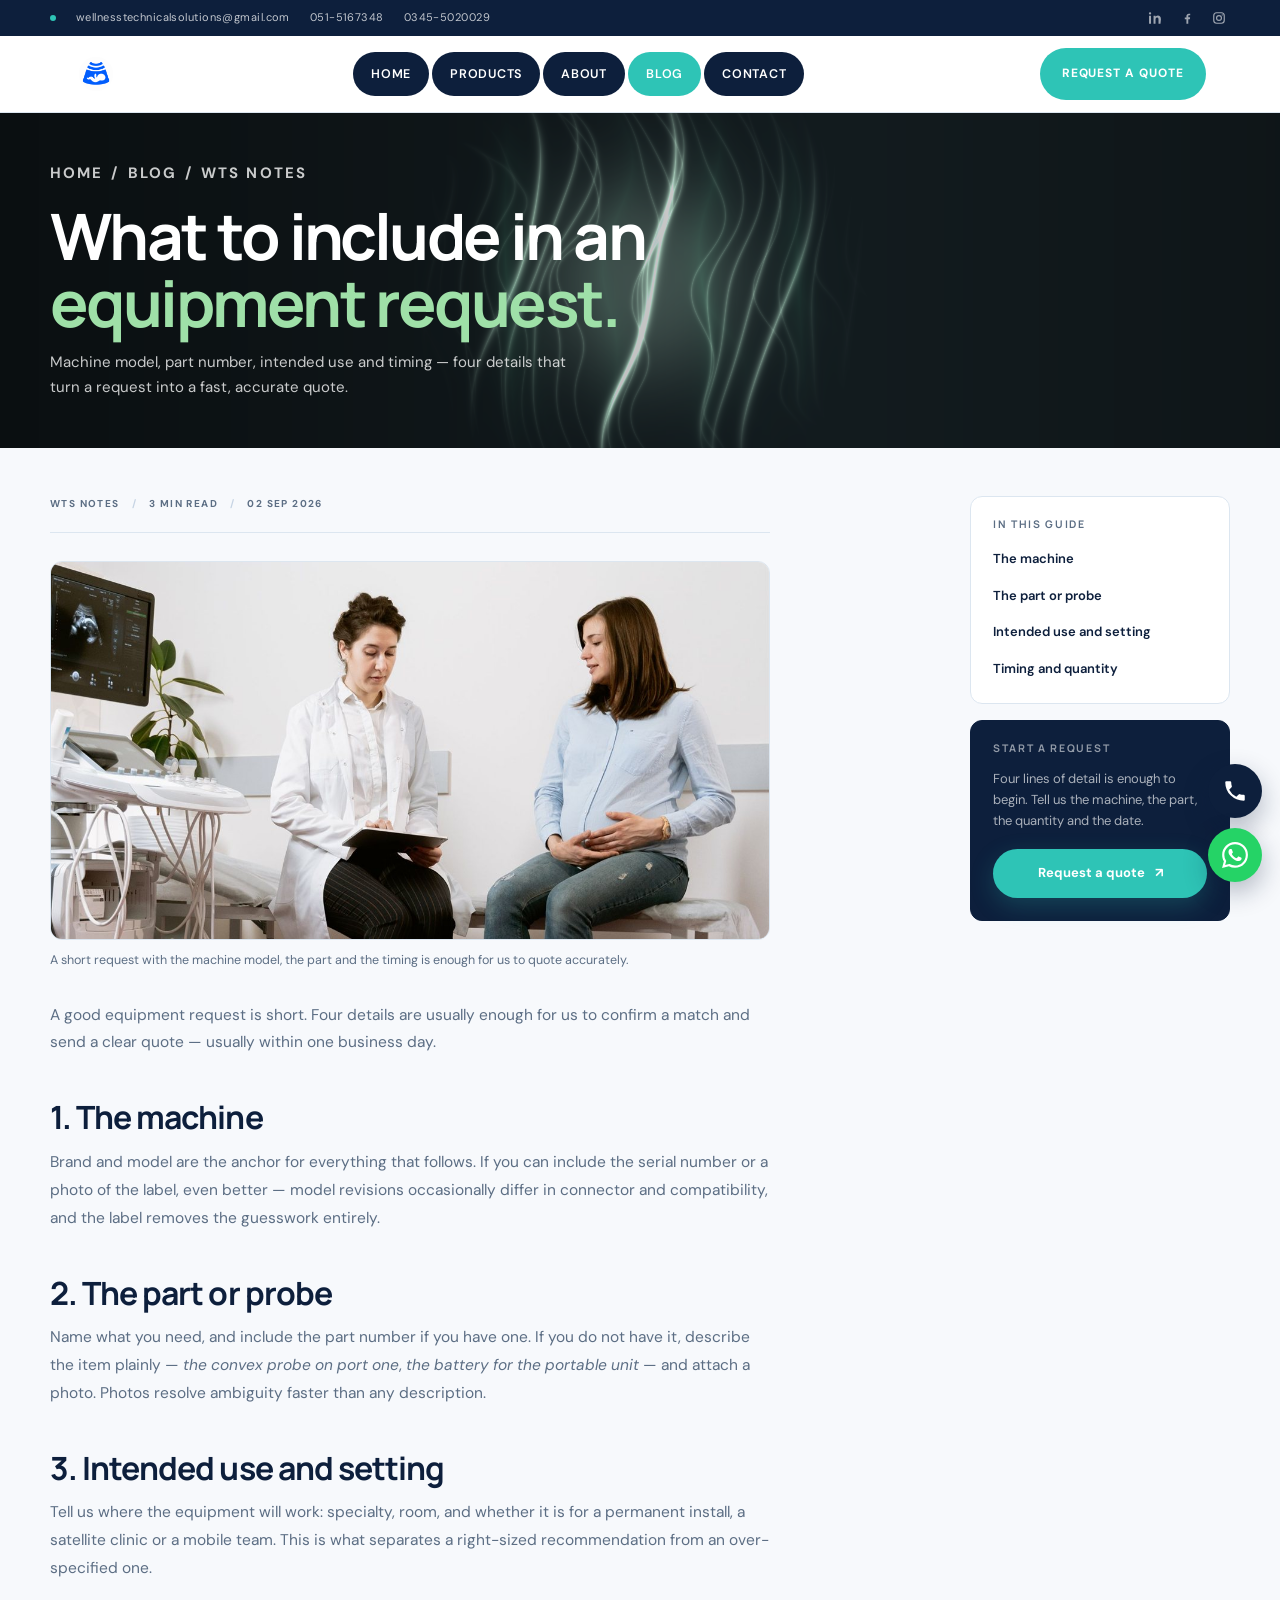
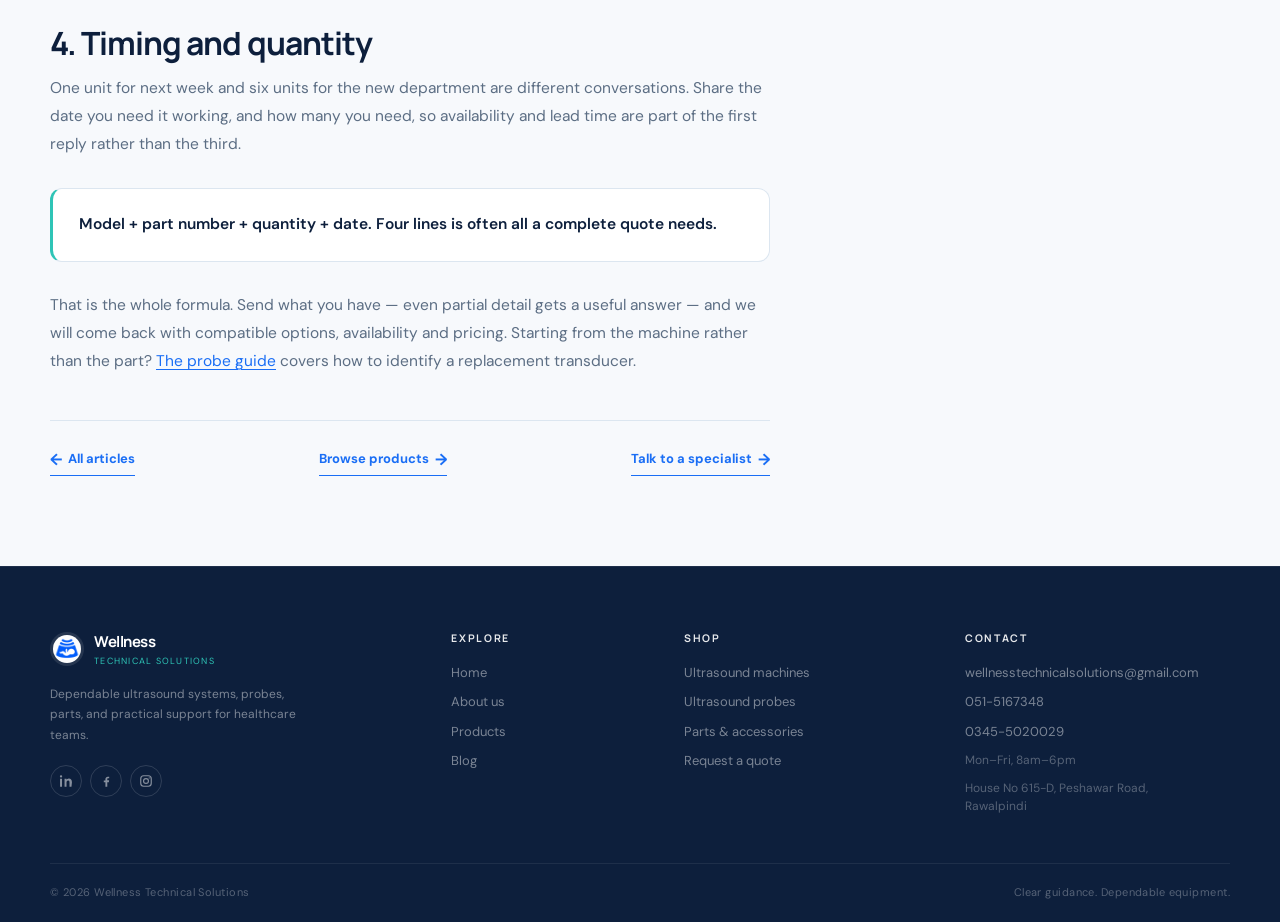
<file: blog-equipment-request.html>
<!doctype html>
<html lang="en">
<head>
  <meta charset="UTF-8">
  <meta name="google-site-verification" content="ln1MTrpD6bcORM2o4TqfpPN8yb_F4MUgL1fzC8BlH-0">
  <meta name="viewport" content="width=device-width, initial-scale=1.0">
  <meta name="description" content="The four details that turn an ultrasound equipment request into a fast, accurate quote: machine model, part number, intended use and timing.">
  <title>What to include in an equipment request | Wellness Technical Solutions</title>
  <meta name="theme-color" content="#0d1f3c">
  <link rel="canonical" href="https://www.wellnesstechsolutions.pk/blog-equipment-request">
  <meta name="robots" content="index, follow, max-image-preview:large, max-snippet:-1">
  <meta name="author" content="Wellness Technical Solutions">
  <meta name="geo.region" content="PK-PB">
  <meta name="geo.placename" content="Rawalpindi">
  <meta name="geo.position" content="33.5651;73.0169">
  <meta name="ICBM" content="33.5651, 73.0169">
  <link rel="alternate" hreflang="en-pk" href="https://www.wellnesstechsolutions.pk/blog-equipment-request">
  <link rel="alternate" hreflang="x-default" href="https://www.wellnesstechsolutions.pk/blog-equipment-request">
  <link rel="sitemap" type="application/xml" href="/sitemap.xml">
  <link rel="icon" href="favicon.ico" sizes="48x48">
  <link rel="icon" href="favicon.png" type="image/png" sizes="64x64">
  <link rel="apple-touch-icon" href="apple-touch-icon.png">
  <meta property="og:type" content="article">
  <meta property="og:site_name" content="Wellness Technical Solutions">
  <meta property="og:locale" content="en_PK">
  <meta property="og:title" content="What to include in an equipment request | WTS">
  <meta property="og:description" content="The four details that turn an ultrasound equipment request into a fast, accurate quote: machine model, part number, intended use and timing.">
  <meta property="og:url" content="https://www.wellnesstechsolutions.pk/blog-equipment-request">
  <meta property="og:image" content="https://www.wellnesstechsolutions.pk/assets/blog/equipment-request.jpg">
  <meta property="og:image:width" content="1200">
  <meta property="og:image:height" content="630">
  <meta property="og:image:alt" content="A clinician with a clipboard talking to a patient beside an ultrasound machine">
  <meta property="article:published_time" content="2026-09-02T09:00:00+05:00">
  <meta property="article:modified_time" content="2026-10-12T09:00:00+05:00">
  <meta property="article:section" content="WTS notes">
  <meta property="article:author" content="https://www.wellnesstechsolutions.pk/">
  <meta name="twitter:card" content="summary_large_image">
  <meta name="twitter:title" content="What to include in an equipment request | WTS">
  <meta name="twitter:description" content="The four details that turn an ultrasound equipment request into a fast, accurate quote: machine model, part number, intended use and timing.">
  <meta name="twitter:image" content="https://www.wellnesstechsolutions.pk/assets/blog/equipment-request.jpg">
  <meta name="twitter:image:alt" content="A clinician with a clipboard talking to a patient beside an ultrasound machine">
  <link rel="preconnect" href="https://fonts.googleapis.com">
  <link rel="preconnect" href="https://fonts.gstatic.com" crossorigin>
  <link href="https://fonts.googleapis.com/css2?family=DM+Sans:ital,opsz,wght@0,9..40,400;0,9..40,500;0,9..40,600;0,9..40,700;1,9..40,400&family=Manrope:wght@700;800&display=swap" rel="stylesheet">
  <link rel="stylesheet" href="styles.css">
  <link rel="stylesheet" href="pillnav.css">
  <script src="https://cdnjs.cloudflare.com/ajax/libs/gsap/3.12.5/gsap.min.js" defer></script>
  <script type="application/ld+json">{"@context":"https://schema.org","@type":"Organization","@id":"https://www.wellnesstechsolutions.pk/#organization","name":"Wellness Technical Solutions","alternateName":["WTS","Wellness Tech Solutions"],"url":"https://www.wellnesstechsolutions.pk/","logo":{"@type":"ImageObject","url":"https://www.wellnesstechsolutions.pk/assets/logo.png","width":256,"height":256},"description":"Supplier of dependable ultrasound systems, probes, parts, and accessories for healthcare teams.","email":"wellnesstechnicalsolutions@gmail.com","telephone":"+92 51 5167348","address":{"@type":"PostalAddress","streetAddress":"House No 615-D, Ground Portion, Near Muhammadi Masjid, Lane No. 05, Peshawar Road","addressLocality":"Rawalpindi","addressRegion":"Punjab","addressCountry":"PK"},"contactPoint":[{"@type":"ContactPoint","contactType":"Sales and support","email":"wellnesstechnicalsolutions@gmail.com","telephone":"+92 51 5167348","availableLanguage":["en"],"hoursAvailable":{"@type":"OpeningHoursSpecification","dayOfWeek":["Monday","Tuesday","Wednesday","Thursday","Friday"],"opens":"08:00","closes":"18:00"}},{"@type":"ContactPoint","contactType":"Sales and support","telephone":"+92 345 5020029","areaServed":"PK"}],"geo":{"@type":"GeoCoordinates","latitude":33.5651,"longitude":73.0169},"areaServed":{"@type":"Country","name":"Pakistan"},"sameAs":["https://www.linkedin.com/company/wellness-technical-solutions","https://www.facebook.com/profile.php?id=61593964842309","https://www.instagram.com/wellnesstechnicalsolutions"]}</script>
  <script type="application/ld+json">{"@context":"https://schema.org","@type":"WebSite","@id":"https://www.wellnesstechsolutions.pk/#website","url":"https://www.wellnesstechsolutions.pk/","name":"Wellness Technical Solutions","alternateName":["WTS","Wellness Tech Solutions"],"inLanguage":"en","publisher":{"@id":"https://www.wellnesstechsolutions.pk/#organization"}}</script>

  <script type="application/ld+json">{"@context":"https://schema.org","@type":"Article","headline":"What to include in an equipment request","description":"The four details that turn an ultrasound equipment request into a fast, accurate quote: machine model, part number, intended use and timing.","image":{"@type":"ImageObject","url":"https://www.wellnesstechsolutions.pk/assets/blog/equipment-request.jpg","width":1200,"height":630},"mainEntityOfPage":{"@type":"WebPage","@id":"https://www.wellnesstechsolutions.pk/blog-equipment-request"},"datePublished":"2026-09-02","dateModified":"2026-10-12","articleSection":"WTS notes","inLanguage":"en","author":{"@type":"Organization","name":"Wellness Technical Solutions","url":"https://www.wellnesstechsolutions.pk/"},"publisher":{"@type":"Organization","name":"Wellness Technical Solutions","url":"https://www.wellnesstechsolutions.pk/","logo":{"@type":"ImageObject","url":"https://www.wellnesstechsolutions.pk/assets/logo.png","width":256,"height":256}}}</script>
  <script type="application/ld+json">{"@context":"https://schema.org","@type":"BreadcrumbList","itemListElement":[{"@type":"ListItem","position":1,"name":"Home","item":"https://www.wellnesstechsolutions.pk/"},{"@type":"ListItem","position":2,"name":"Blog","item":"https://www.wellnesstechsolutions.pk/blog"},{"@type":"ListItem","position":3,"name":"Equipment request","item":"https://www.wellnesstechsolutions.pk/blog-equipment-request"}]}</script>
</head>
<body>

  <a class="skip-link" href="#top">Skip to content</a>

  <div class="announcement">
    <div class="announcement-contact">
      <span class="status-dot"></span>
      <a href="mailto:wellnesstechnicalsolutions@gmail.com">wellnesstechnicalsolutions@gmail.com</a>
      <a href="tel:+92515167348">051-5167348</a> <a href="tel:+923455020029">0345-5020029</a>
    </div>
    <div class="announcement-socials" aria-label="Social media links">
      <a href="https://www.linkedin.com/company/wellness-technical-solutions" aria-label="LinkedIn" target="_blank" rel="noopener noreferrer"><svg viewBox="0 0 24 24" aria-hidden="true"><path d="M5.2 8.2H1.8V22h3.4V8.2ZM3.5 2A2 2 0 1 0 3.5 6a2 2 0 0 0 0-4ZM22.2 14.1c0-4.2-2.2-6.2-5.2-6.2-2.4 0-3.5 1.3-4.1 2.2V8.2H9.5V22h3.4v-7.1c0-1.9.4-3.8 2.8-3.8 2.3 0 2.3 2.1 2.3 3.9V22h3.4l.8-7.9Z"/></svg></a>
      <a href="https://www.facebook.com/profile.php?id=61593964842309" aria-label="Facebook" target="_blank" rel="noopener noreferrer"><svg viewBox="0 0 24 24" aria-hidden="true"><path d="M14.2 22v-8h2.7l.4-3.1h-3.1v-2c0-.9.3-1.5 1.6-1.5h1.7V4.6c-.3 0-1.3-.1-2.4-.1-2.4 0-4.1 1.5-4.1 4.2v2.3H8.2V14H11v8h3.2Z"/></svg></a>
      <a href="https://www.instagram.com/wellnesstechnicalsolutions" aria-label="Instagram" target="_blank" rel="noopener noreferrer"><svg viewBox="0 0 24 24" aria-hidden="true"><rect x="3" y="3" width="18" height="18" rx="5"/><circle cx="12" cy="12" r="4.2"/><circle cx="17.5" cy="6.7" r="1" class="social-dot"/></svg></a>
    </div>
  </div>

  <div class="pill-nav-container">
    <nav class="pill-nav" style="--base: #fff; --pill-bg: #0d1f3c; --hover-text: #0d1f3c; --pill-text: #fff;">
      <a class="pill-logo" href="/" aria-label="Home">
        <img src="assets/logo.png" width="256" height="256" alt="Wellness Technical Solutions logo">
      </a>
      <div class="pill-nav-items desktop-only">
        <ul class="pill-list" role="menubar">
          <li role="none"><a role="menuitem" href="/" class="pill" aria-label="Home"><span class="hover-circle" aria-hidden="true"></span><span class="label-stack"><span class="pill-label">Home</span><span class="pill-label-hover" aria-hidden="true">Home</span></span></a></li>
          <li role="none"><a role="menuitem" href="/products" class="pill" aria-label="Products"><span class="hover-circle" aria-hidden="true"></span><span class="label-stack"><span class="pill-label">Products</span><span class="pill-label-hover" aria-hidden="true">Products</span></span></a></li>
          <li role="none"><a role="menuitem" href="/about" class="pill" aria-label="About"><span class="hover-circle" aria-hidden="true"></span><span class="label-stack"><span class="pill-label">About</span><span class="pill-label-hover" aria-hidden="true">About</span></span></a></li>
          <li role="none"><a role="menuitem" href="/blog" class="pill is-active" aria-label="Blog"><span class="hover-circle" aria-hidden="true"></span><span class="label-stack"><span class="pill-label">Blog</span><span class="pill-label-hover" aria-hidden="true">Blog</span></span></a></li>
          <li role="none"><a role="menuitem" href="/contact" class="pill" aria-label="Contact"><span class="hover-circle" aria-hidden="true"></span><span class="label-stack"><span class="pill-label">Contact</span><span class="pill-label-hover" aria-hidden="true">Contact</span></span></a></li>
        </ul>
      </div>
      <div class="pill-nav-right desktop-only">
        <a href="/contact#quote-form" class="pill-cta-button">Request a quote</a>
      </div>
      <button class="mobile-menu-button mobile-only" aria-label="Toggle menu">
        <span class="hamburger-line"></span>
        <span class="hamburger-line"></span>
      </button>
    </nav>
    <div class="mobile-menu-popover mobile-only">
      <ul class="mobile-menu-list">
        <li><a href="/" class="mobile-menu-link">Home</a></li>
        <li><a href="/products" class="mobile-menu-link">Products</a></li>
        <li><a href="/about" class="mobile-menu-link">About</a></li>
        <li><a href="/blog" class="mobile-menu-link is-active">Blog</a></li>
        <li><a href="/contact" class="mobile-menu-link">Contact</a></li>
      </ul>
    </div>
  </div>

    <main id="top" tabindex="-1">
    <section class="page-hero page-hero--blog">
      <p class="breadcrumb"><a href="/">Home</a><span>/</span><a href="/blog">Blog</a><span>/</span> WTS notes</p>
      <h1>What to include in an<br><em>equipment request.</em></h1>
      <p>Machine model, part number, intended use and timing — four details that turn a request into a fast, accurate quote.</p>
    </section>

    <section class="article section-wrap">
      <div class="article-body reveal">
        <div class="article-meta">
          <span>WTS notes</span><span>3 min read</span><span>02 Sep 2026</span>
        </div>

        <figure class="article-figure">
          <img src="assets/blog/equipment-request.jpg" width="1200" height="630" alt="A clinician with a clipboard talking to a patient beside an ultrasound machine">
          <figcaption>A short request with the machine model, the part and the timing is enough for us to quote accurately.</figcaption>
        </figure>

        <p>A good equipment request is short. Four details are usually enough for us to confirm a match and send a
        clear quote — usually within one business day.</p>

        <h2 id="the-machine">1. The machine</h2>
        <p>Brand and model are the anchor for everything that follows. If you can include the serial number or a
        photo of the label, even better — model revisions occasionally differ in connector and compatibility, and
        the label removes the guesswork entirely.</p>

        <h2 id="the-part">2. The part or probe</h2>
        <p>Name what you need, and include the part number if you have one. If you do not have it, describe the
        item plainly — <em>the convex probe on port one</em>, <em>the battery for the portable unit</em> — and
        attach a photo. Photos resolve ambiguity faster than any description.</p>

        <h2 id="intended-use">3. Intended use and setting</h2>
        <p>Tell us where the equipment will work: specialty, room, and whether it is for a permanent install, a
        satellite clinic or a mobile team. This is what separates a right-sized recommendation from an
        over-specified one.</p>

        <h2 id="timing">4. Timing and quantity</h2>
        <p>One unit for next week and six units for the new department are different conversations. Share the date
        you need it working, and how many you need, so availability and lead time are part of the first reply
        rather than the third.</p>

        <div class="article-callout">
          <p>Model + part number + quantity + date. Four lines is often all a complete quote needs.</p>
        </div>

        <p>That is the whole formula. Send what you have — even partial detail gets a useful answer — and we will
        come back with compatible options, availability and pricing. Starting from the machine rather than the part? <a href="/blog-probe-guide">The probe guide</a> covers how to identify a replacement transducer.</p>
        
        <nav class="article-nav" aria-label="Article navigation">
          <a class="text-link" href="/blog"><span aria-hidden="true">&#8592;</span> All articles</a>
          <a class="text-link" href="/products">Browse products <span aria-hidden="true">&#8594;</span></a>
          <a class="text-link" href="/contact#quote-form">Talk to a specialist <span aria-hidden="true">&#8594;</span></a>
        </nav>
      </div>

      <aside class="article-aside reveal reveal-delay-1">
        <div class="aside-card">
          <h3>In this guide</h3>
          <ul class="aside-toc">
            <li><a href="#the-machine">The machine</a></li>
            <li><a href="#the-part">The part or probe</a></li>
            <li><a href="#intended-use">Intended use and setting</a></li>
            <li><a href="#timing">Timing and quantity</a></li>
          </ul>
        </div>
        <div class="aside-card aside-cta">
          <h3>Start a request</h3>
          <p>Four lines of detail is enough to begin. Tell us the machine, the part, the quantity and the date.</p>
          <a class="button button-teal" href="/contact#quote-form">Request a quote <span aria-hidden="true">&#8599;</span></a>
        </div>
      </aside>
    </section>
  </main>

<footer class="site-footer">
    <div class="footer-main">
      <div class="footer-brand-block">
        <a class="footer-brand" href="/">
          <img src="assets/logo.png" width="256" height="256" alt="">
          <span><strong>Wellness</strong><small>Technical Solutions</small></span>
        </a>
        <p>Dependable ultrasound systems, probes, parts, and practical support for healthcare teams.</p>
        <div class="footer-socials">
          <a href="https://www.linkedin.com/company/wellness-technical-solutions" aria-label="LinkedIn" target="_blank" rel="noopener noreferrer"><svg viewBox="0 0 24 24" aria-hidden="true"><path d="M5.2 8.2H1.8V22h3.4V8.2ZM3.5 2A2 2 0 1 0 3.5 6a2 2 0 0 0 0-4ZM22.2 14.1c0-4.2-2.2-6.2-5.2-6.2-2.4 0-3.5 1.3-4.1 2.2V8.2H9.5V22h3.4v-7.1c0-1.9.4-3.8 2.8-3.8 2.3 0 2.3 2.1 2.3 3.9V22h3.4l.8-7.9Z"/></svg></a>
          <a href="https://www.facebook.com/profile.php?id=61593964842309" aria-label="Facebook" target="_blank" rel="noopener noreferrer"><svg viewBox="0 0 24 24" aria-hidden="true"><path d="M14.2 22v-8h2.7l.4-3.1h-3.1v-2c0-.9.3-1.5 1.6-1.5h1.7V4.6c-.3 0-1.3-.1-2.4-.1-2.4 0-4.1 1.5-4.1 4.2v2.3H8.2V14H11v8h3.2Z"/></svg></a>
          <a href="https://www.instagram.com/wellnesstechnicalsolutions" aria-label="Instagram" target="_blank" rel="noopener noreferrer"><svg viewBox="0 0 24 24" aria-hidden="true"><rect x="3" y="3" width="18" height="18" rx="5"/><circle cx="12" cy="12" r="4.2"/><circle cx="17.5" cy="6.7" r="1" class="social-dot"/></svg></a>
        </div>
      </div>
      <div class="footer-column">
        <h3>Explore</h3>
        <a href="/">Home</a>
        <a href="/about">About us</a>
        <a href="/products">Products</a>
        <a href="/blog">Blog</a>
      </div>
      <div class="footer-column">
        <h3>Shop</h3>
        <a href="/products">Ultrasound machines</a>
        <a href="/products">Ultrasound probes</a>
        <a href="/products">Parts &amp; accessories</a>
        <a href="/contact#quote-form">Request a quote</a>
      </div>
      <div class="footer-column footer-contact">
        <h3>Contact</h3>
        <a href="mailto:wellnesstechnicalsolutions@gmail.com">wellnesstechnicalsolutions@gmail.com</a>
        <a href="tel:+92515167348">051-5167348</a> <a href="tel:+923455020029">0345-5020029</a>
        <span>Mon&ndash;Fri, 8am&ndash;6pm</span>
        <span>House No 615-D, Peshawar Road, Rawalpindi</span>
      </div>
    </div>
    <div class="footer-bottom">
      <span>&copy; 2026 Wellness Technical Solutions</span>
      <span>Clear guidance. Dependable equipment.</span>
    </div>
  </footer>


  <div class="mobile-cta mobile-only" role="region" aria-label="Quick actions">
    <a class="button button-outline" href="/products">Browse products</a>
    <a class="button button-primary" href="/contact#quote-form">Request a quote</a>
  </div>

  <script src="script.js"></script>
  <script src="pillnav.js"></script>
  <div class="floating-contact" aria-label="Quick contact">
    <a class="float-btn float-call" href="tel:+92515167348" aria-label="Call Wellness Technical Solutions">
      <svg viewBox="0 0 24 24" aria-hidden="true"><path d="M6.62 10.79a15.05 15.05 0 0 0 6.59 6.59l2.2-2.2a1 1 0 0 1 1.02-.24 11.36 11.36 0 0 0 3.57.57 1 1 0 0 1 1 1V20a1 1 0 0 1-1 1A17 17 0 0 1 3 4a1 1 0 0 1 1-1h3.5a1 1 0 0 1 1 1 11.36 11.36 0 0 0 .57 3.57 1 1 0 0 1-.24 1.02l-2.2 2.2z"/></svg>
    </a>
    <a class="float-btn float-whatsapp" href="https://wa.me/923455020029?text=Hello%20WTS%2C%20I%27d%20like%20to%20ask%20about%20ultrasound%20equipment." target="_blank" rel="noopener noreferrer" aria-label="Chat with Wellness Technical Solutions on WhatsApp">
      <svg viewBox="0 0 24 24" aria-hidden="true"><path d="M17.472 14.382c-.297-.149-1.758-.867-2.03-.967-.273-.099-.471-.148-.67.15-.197.297-.767.966-.94 1.164-.173.199-.347.223-.644.075-.297-.15-1.255-.463-2.39-1.475-.883-.788-1.48-1.761-1.653-2.059-.173-.297-.018-.458.13-.606.134-.133.298-.347.446-.52.149-.174.198-.298.298-.497.099-.198.05-.371-.025-.52-.075-.149-.669-1.612-.916-2.207-.242-.579-.487-.5-.669-.51a12.8 12.8 0 0 0-.57-.01c-.198 0-.52.074-.792.372-.272.297-1.04 1.016-1.04 2.479 0 1.462 1.065 2.875 1.213 3.074.149.198 2.096 3.2 5.077 4.487.709.306 1.262.489 1.694.625.712.227 1.36.195 1.871.118.571-.085 1.758-.719 2.006-1.413.248-.694.248-1.289.173-1.413-.074-.124-.272-.198-.57-.347M12.05 21.785h-.004a9.87 9.87 0 0 1-5.031-1.378l-.361-.214-3.741.982.998-3.648-.235-.374a9.86 9.86 0 0 1-1.51-5.26c.001-5.45 4.436-9.884 9.888-9.884 2.64 0 5.122 1.03 6.988 2.898a9.825 9.825 0 0 1 2.893 6.994c-.003 5.45-4.437 9.884-9.885 9.884m8.413-18.297A11.815 11.815 0 0 0 12.05 0C5.495 0 .16 5.335.157 11.892c0 2.096.547 4.142 1.588 5.945L.057 24l6.305-1.654a11.882 11.882 0 0 0 5.683 1.448h.005c6.554 0 11.89-5.335 11.893-11.893a11.821 11.821 0 0 0-3.48-8.413Z"/></svg>
    </a>
  </div>
</body>
</html>
</file>
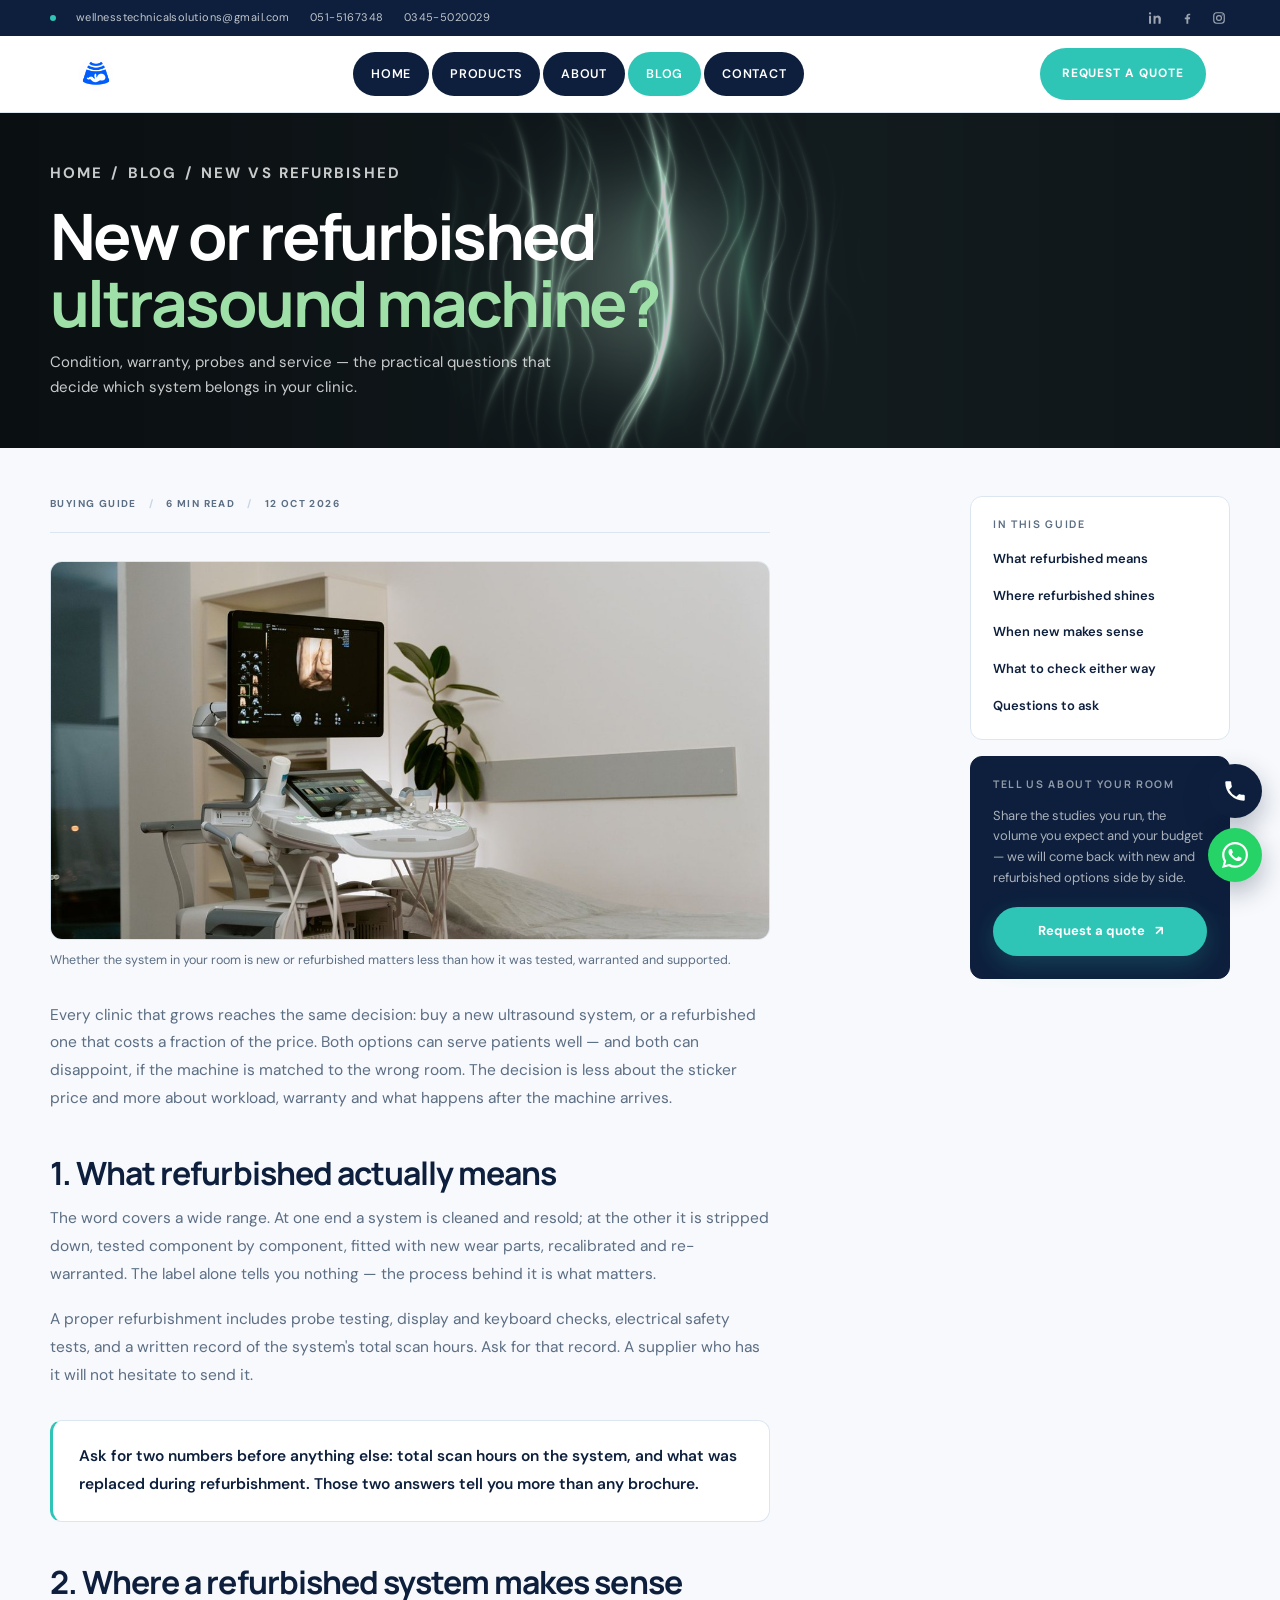
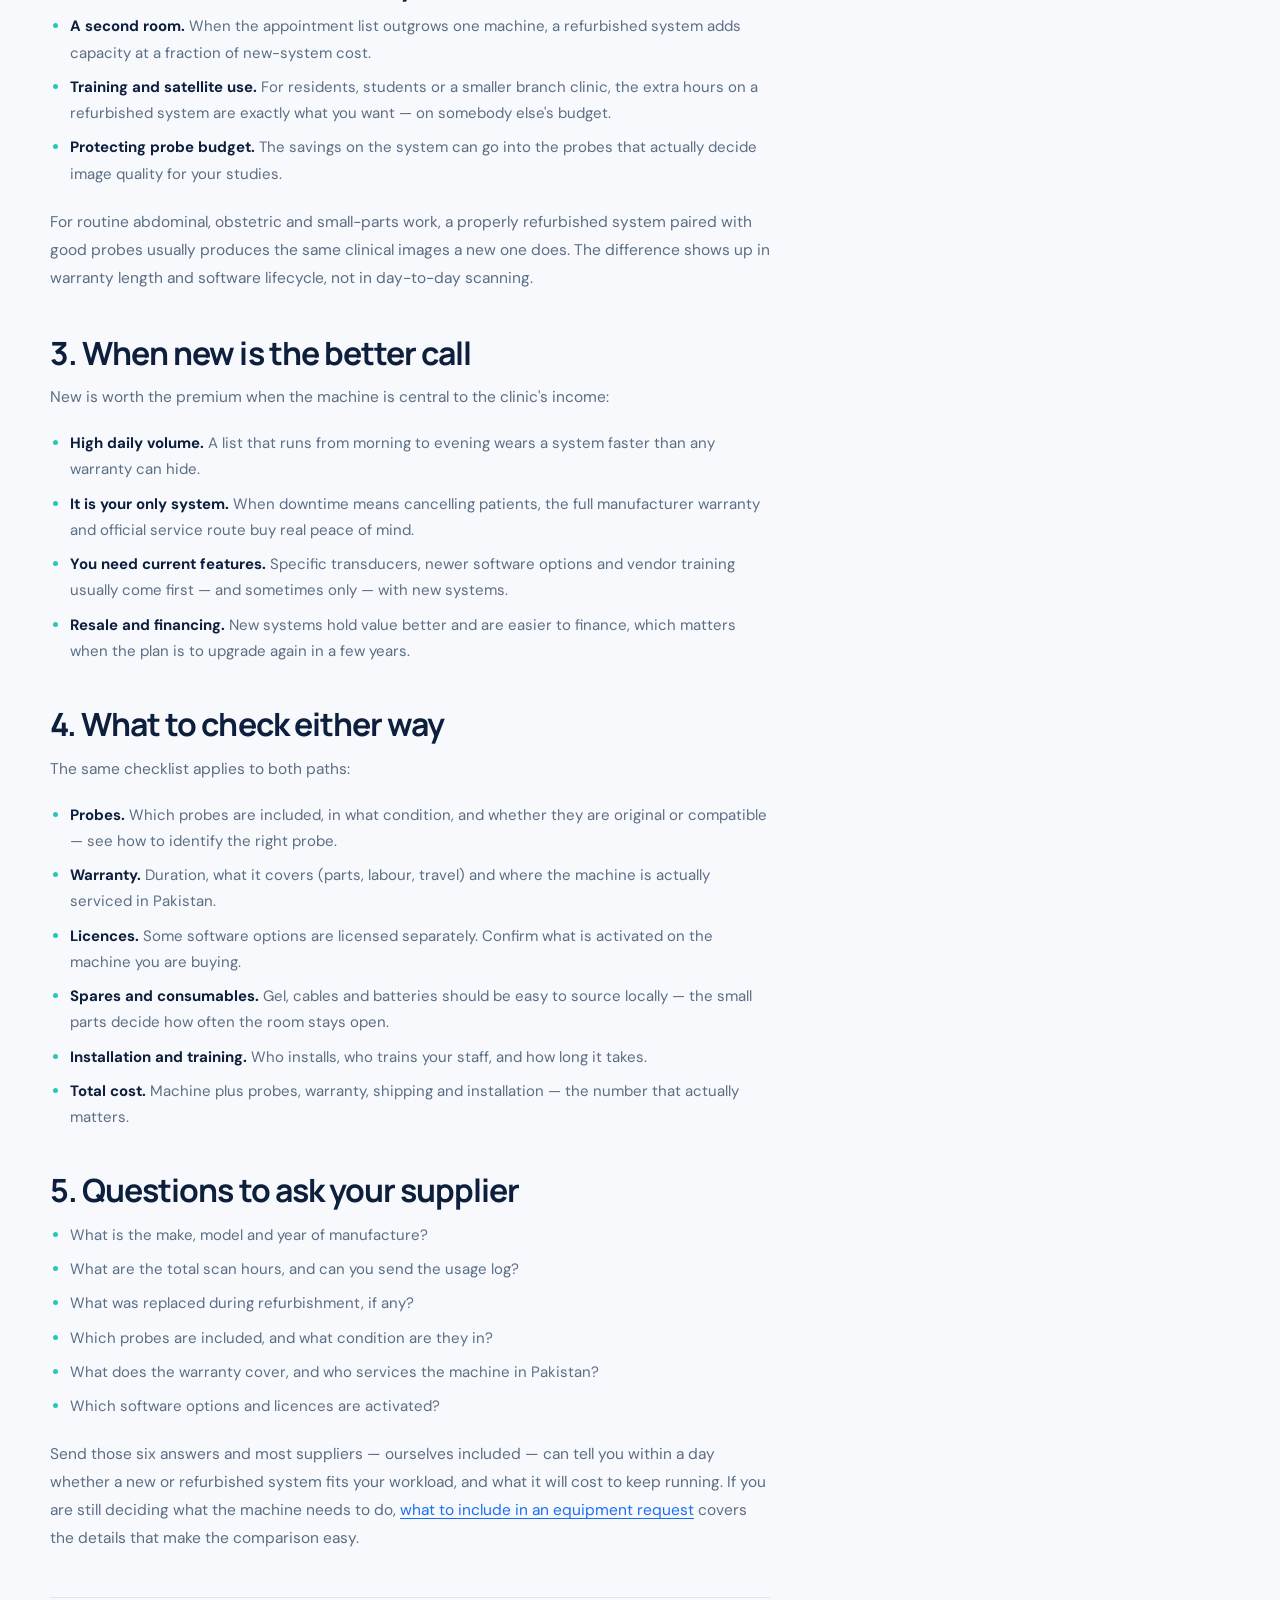
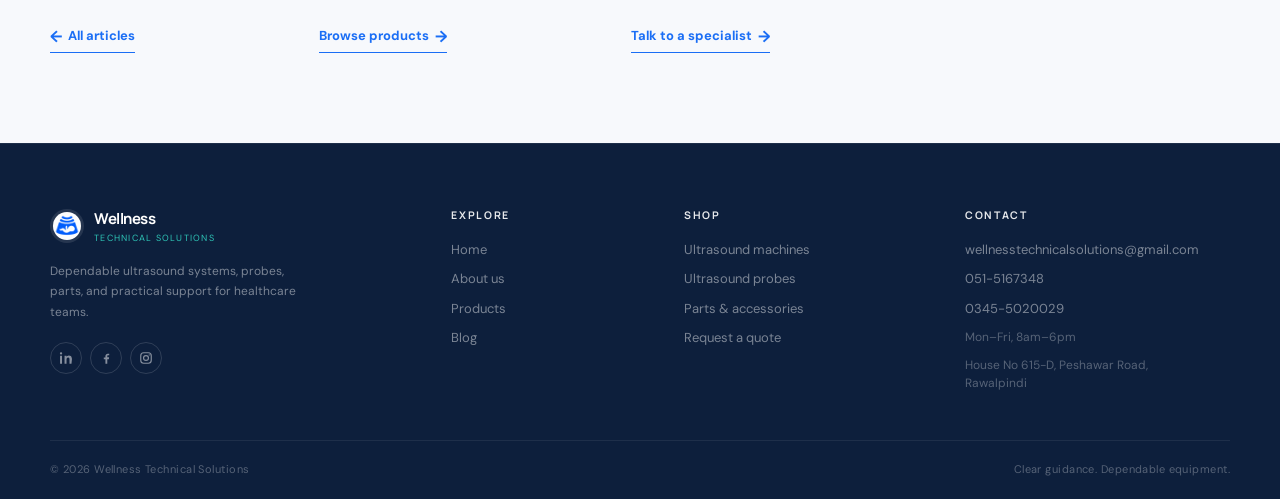
<file: blog-new-vs-refurbished.html>
<!doctype html>
<html lang="en">
<head>
  <meta charset="UTF-8">
  <meta name="google-site-verification" content="ln1MTrpD6bcORM2o4TqfpPN8yb_F4MUgL1fzC8BlH-0">
  <meta name="viewport" content="width=device-width, initial-scale=1.0">
  <meta name="description" content="New vs refurbished ultrasound machines: what clinics in Pakistan should check before buying — condition, warranty, probes, service and total cost.">
  <title>New vs refurbished ultrasound machines | Wellness Technical Solutions</title>
  <meta name="theme-color" content="#0d1f3c">
  <link rel="canonical" href="https://www.wellnesstechsolutions.pk/blog-new-vs-refurbished">
  <meta name="robots" content="index, follow, max-image-preview:large, max-snippet:-1">
  <meta name="author" content="Wellness Technical Solutions">
  <meta name="geo.region" content="PK-PB">
  <meta name="geo.placename" content="Rawalpindi">
  <meta name="geo.position" content="33.5651;73.0169">
  <meta name="ICBM" content="33.5651, 73.0169">
  <link rel="alternate" hreflang="en-pk" href="https://www.wellnesstechsolutions.pk/blog-new-vs-refurbished">
  <link rel="alternate" hreflang="x-default" href="https://www.wellnesstechsolutions.pk/blog-new-vs-refurbished">
  <link rel="sitemap" type="application/xml" href="/sitemap.xml">
  <link rel="icon" href="favicon.ico" sizes="48x48">
  <link rel="icon" href="favicon.png" type="image/png" sizes="64x64">
  <link rel="apple-touch-icon" href="apple-touch-icon.png">
  <meta property="og:type" content="article">
  <meta property="og:site_name" content="Wellness Technical Solutions">
  <meta property="og:locale" content="en_PK">
  <meta property="og:title" content="New vs refurbished ultrasound machines | WTS">
  <meta property="og:description" content="Condition, warranty, probes, service and total cost — how to decide between a new and a refurbished ultrasound system for your clinic.">
  <meta property="og:url" content="https://www.wellnesstechsolutions.pk/blog-new-vs-refurbished">
  <meta property="og:image" content="https://www.wellnesstechsolutions.pk/assets/blog/new-vs-refurbished.jpg">
  <meta property="og:image:width" content="1200">
  <meta property="og:image:height" content="630">
  <meta property="og:image:alt" content="A modern ultrasound machine standing in a clinic examination room">
  <meta property="article:published_time" content="2026-10-12T09:00:00+05:00">
  <meta property="article:modified_time" content="2026-10-12T09:00:00+05:00">
  <meta property="article:section" content="Buying guide">
  <meta property="article:author" content="https://www.wellnesstechsolutions.pk/">
  <meta name="twitter:card" content="summary_large_image">
  <meta name="twitter:title" content="New vs refurbished ultrasound machines | WTS">
  <meta name="twitter:description" content="Condition, warranty, probes, service and total cost — how to decide between a new and a refurbished ultrasound system for your clinic.">
  <meta name="twitter:image" content="https://www.wellnesstechsolutions.pk/assets/blog/new-vs-refurbished.jpg">
  <meta name="twitter:image:alt" content="A modern ultrasound machine standing in a clinic examination room">
  <link rel="preconnect" href="https://fonts.googleapis.com">
  <link rel="preconnect" href="https://fonts.gstatic.com" crossorigin>
  <link href="https://fonts.googleapis.com/css2?family=DM+Sans:ital,opsz,wght@0,9..40,400;0,9..40,500;0,9..40,600;0,9..40,700;1,9..40,400&family=Manrope:wght@700;800&display=swap" rel="stylesheet">
  <link rel="stylesheet" href="styles.css">
  <link rel="stylesheet" href="pillnav.css">
  <script src="https://cdnjs.cloudflare.com/ajax/libs/gsap/3.12.5/gsap.min.js" defer></script>
  <script type="application/ld+json">{"@context":"https://schema.org","@type":"Organization","@id":"https://www.wellnesstechsolutions.pk/#organization","name":"Wellness Technical Solutions","alternateName":["WTS","Wellness Tech Solutions"],"url":"https://www.wellnesstechsolutions.pk/","logo":{"@type":"ImageObject","url":"https://www.wellnesstechsolutions.pk/assets/logo.png","width":256,"height":256},"description":"Supplier of dependable ultrasound systems, probes, parts, and accessories for healthcare teams.","email":"wellnesstechnicalsolutions@gmail.com","telephone":"+92 51 5167348","address":{"@type":"PostalAddress","streetAddress":"House No 615-D, Ground Portion, Near Muhammadi Masjid, Lane No. 05, Peshawar Road","addressLocality":"Rawalpindi","addressRegion":"Punjab","addressCountry":"PK"},"contactPoint":[{"@type":"ContactPoint","contactType":"Sales and support","email":"wellnesstechnicalsolutions@gmail.com","telephone":"+92 51 5167348","availableLanguage":["en"],"hoursAvailable":{"@type":"OpeningHoursSpecification","dayOfWeek":["Monday","Tuesday","Wednesday","Thursday","Friday"],"opens":"08:00","closes":"18:00"}},{"@type":"ContactPoint","contactType":"Sales and support","telephone":"+92 345 5020029","areaServed":"PK"}],"geo":{"@type":"GeoCoordinates","latitude":33.5651,"longitude":73.0169},"areaServed":{"@type":"Country","name":"Pakistan"},"sameAs":["https://www.linkedin.com/company/wellness-technical-solutions","https://www.facebook.com/profile.php?id=61593964842309","https://www.instagram.com/wellnesstechnicalsolutions"]}</script>
  <script type="application/ld+json">{"@context":"https://schema.org","@type":"WebSite","@id":"https://www.wellnesstechsolutions.pk/#website","url":"https://www.wellnesstechsolutions.pk/","name":"Wellness Technical Solutions","alternateName":["WTS","Wellness Tech Solutions"],"inLanguage":"en","publisher":{"@id":"https://www.wellnesstechsolutions.pk/#organization"}}</script>

  <script type="application/ld+json">{"@context":"https://schema.org","@type":"Article","headline":"New or refurbished ultrasound machine? What to consider","description":"Condition, warranty, probes, service and total cost — how to decide between a new and a refurbished ultrasound system for your clinic.","image":{"@type":"ImageObject","url":"https://www.wellnesstechsolutions.pk/assets/blog/new-vs-refurbished.jpg","width":1200,"height":630},"mainEntityOfPage":{"@type":"WebPage","@id":"https://www.wellnesstechsolutions.pk/blog-new-vs-refurbished"},"datePublished":"2026-10-12","dateModified":"2026-10-12","articleSection":"Buying guide","inLanguage":"en","author":{"@type":"Organization","name":"Wellness Technical Solutions","url":"https://www.wellnesstechsolutions.pk/"},"publisher":{"@type":"Organization","name":"Wellness Technical Solutions","url":"https://www.wellnesstechsolutions.pk/","logo":{"@type":"ImageObject","url":"https://www.wellnesstechsolutions.pk/assets/logo.png","width":256,"height":256}}}</script>
  <script type="application/ld+json">{"@context":"https://schema.org","@type":"BreadcrumbList","itemListElement":[{"@type":"ListItem","position":1,"name":"Home","item":"https://www.wellnesstechsolutions.pk/"},{"@type":"ListItem","position":2,"name":"Blog","item":"https://www.wellnesstechsolutions.pk/blog"},{"@type":"ListItem","position":3,"name":"New vs refurbished","item":"https://www.wellnesstechsolutions.pk/blog-new-vs-refurbished"}]}</script>
</head>
<body>

  <a class="skip-link" href="#top">Skip to content</a>

  <div class="announcement">
    <div class="announcement-contact">
      <span class="status-dot"></span>
      <a href="mailto:wellnesstechnicalsolutions@gmail.com">wellnesstechnicalsolutions@gmail.com</a>
      <a href="tel:+92515167348">051-5167348</a> <a href="tel:+923455020029">0345-5020029</a>
    </div>
    <div class="announcement-socials" aria-label="Social media links">
      <a href="https://www.linkedin.com/company/wellness-technical-solutions" aria-label="LinkedIn" target="_blank" rel="noopener noreferrer"><svg viewBox="0 0 24 24" aria-hidden="true"><path d="M5.2 8.2H1.8V22h3.4V8.2ZM3.5 2A2 2 0 1 0 3.5 6a2 2 0 0 0 0-4ZM22.2 14.1c0-4.2-2.2-6.2-5.2-6.2-2.4 0-3.5 1.3-4.1 2.2V8.2H9.5V22h3.4v-7.1c0-1.9.4-3.8 2.8-3.8 2.3 0 2.3 2.1 2.3 3.9V22h3.4l.8-7.9Z"/></svg></a>
      <a href="https://www.facebook.com/profile.php?id=61593964842309" aria-label="Facebook" target="_blank" rel="noopener noreferrer"><svg viewBox="0 0 24 24" aria-hidden="true"><path d="M14.2 22v-8h2.7l.4-3.1h-3.1v-2c0-.9.3-1.5 1.6-1.5h1.7V4.6c-.3 0-1.3-.1-2.4-.1-2.4 0-4.1 1.5-4.1 4.2v2.3H8.2V14H11v8h3.2Z"/></svg></a>
      <a href="https://www.instagram.com/wellnesstechnicalsolutions" aria-label="Instagram" target="_blank" rel="noopener noreferrer"><svg viewBox="0 0 24 24" aria-hidden="true"><rect x="3" y="3" width="18" height="18" rx="5"/><circle cx="12" cy="12" r="4.2"/><circle cx="17.5" cy="6.7" r="1" class="social-dot"/></svg></a>
    </div>
  </div>

  <div class="pill-nav-container">
    <nav class="pill-nav" style="--base: #fff; --pill-bg: #0d1f3c; --hover-text: #0d1f3c; --pill-text: #fff;">
      <a class="pill-logo" href="/" aria-label="Home">
        <img src="assets/logo.png" width="256" height="256" alt="Wellness Technical Solutions logo">
      </a>
      <div class="pill-nav-items desktop-only">
        <ul class="pill-list" role="menubar">
          <li role="none"><a role="menuitem" href="/" class="pill" aria-label="Home"><span class="hover-circle" aria-hidden="true"></span><span class="label-stack"><span class="pill-label">Home</span><span class="pill-label-hover" aria-hidden="true">Home</span></span></a></li>
          <li role="none"><a role="menuitem" href="/products" class="pill" aria-label="Products"><span class="hover-circle" aria-hidden="true"></span><span class="label-stack"><span class="pill-label">Products</span><span class="pill-label-hover" aria-hidden="true">Products</span></span></a></li>
          <li role="none"><a role="menuitem" href="/about" class="pill" aria-label="About"><span class="hover-circle" aria-hidden="true"></span><span class="label-stack"><span class="pill-label">About</span><span class="pill-label-hover" aria-hidden="true">About</span></span></a></li>
          <li role="none"><a role="menuitem" href="/blog" class="pill is-active" aria-label="Blog"><span class="hover-circle" aria-hidden="true"></span><span class="label-stack"><span class="pill-label">Blog</span><span class="pill-label-hover" aria-hidden="true">Blog</span></span></a></li>
          <li role="none"><a role="menuitem" href="/contact" class="pill" aria-label="Contact"><span class="hover-circle" aria-hidden="true"></span><span class="label-stack"><span class="pill-label">Contact</span><span class="pill-label-hover" aria-hidden="true">Contact</span></span></a></li>
        </ul>
      </div>
      <div class="pill-nav-right desktop-only">
        <a href="/contact#quote-form" class="pill-cta-button">Request a quote</a>
      </div>
      <button class="mobile-menu-button mobile-only" aria-label="Toggle menu">
        <span class="hamburger-line"></span>
        <span class="hamburger-line"></span>
      </button>
    </nav>
    <div class="mobile-menu-popover mobile-only">
      <ul class="mobile-menu-list">
        <li><a href="/" class="mobile-menu-link">Home</a></li>
        <li><a href="/products" class="mobile-menu-link">Products</a></li>
        <li><a href="/about" class="mobile-menu-link">About</a></li>
        <li><a href="/blog" class="mobile-menu-link is-active">Blog</a></li>
        <li><a href="/contact" class="mobile-menu-link">Contact</a></li>
      </ul>
    </div>
  </div>

    <main id="top" tabindex="-1">
    <section class="page-hero page-hero--blog">
      <p class="breadcrumb"><a href="/">Home</a><span>/</span><a href="/blog">Blog</a><span>/</span> New vs refurbished</p>
      <h1>New or refurbished<br><em>ultrasound machine?</em></h1>
      <p>Condition, warranty, probes and service — the practical questions that decide which system belongs in your clinic.</p>
    </section>

    <section class="article section-wrap">
      <div class="article-body reveal">
        <div class="article-meta">
          <span>Buying guide</span><span>6 min read</span><span>12 Oct 2026</span>
        </div>

        <figure class="article-figure">
          <img src="assets/blog/new-vs-refurbished.jpg" width="1200" height="630" alt="A modern ultrasound machine standing in a clinic examination room">
          <figcaption>Whether the system in your room is new or refurbished matters less than how it was tested, warranted and supported.</figcaption>
        </figure>

        <p>Every clinic that grows reaches the same decision: buy a new ultrasound system, or a refurbished one that
        costs a fraction of the price. Both options can serve patients well — and both can disappoint, if the machine
        is matched to the wrong room. The decision is less about the sticker price and more about workload, warranty
        and what happens after the machine arrives.</p>

        <h2 id="what-refurbished-means">1. What refurbished actually means</h2>
        <p>The word covers a wide range. At one end a system is cleaned and resold; at the other it is stripped down,
        tested component by component, fitted with new wear parts, recalibrated and re-warranted. The label alone
        tells you nothing — the process behind it is what matters.</p>
        <p>A proper refurbishment includes probe testing, display and keyboard checks, electrical safety tests, and
        a written record of the system's total scan hours. Ask for that record. A supplier who has it will not
        hesitate to send it.</p>

        <div class="article-callout">
          <p>Ask for two numbers before anything else: total scan hours on the system, and what was replaced during
          refurbishment. Those two answers tell you more than any brochure.</p>
        </div>

        <h2 id="where-refurbished-shines">2. Where a refurbished system makes sense</h2>
        <ul>
          <li><strong>A second room.</strong> When the appointment list outgrows one machine, a refurbished system
          adds capacity at a fraction of new-system cost.</li>
          <li><strong>Training and satellite use.</strong> For residents, students or a smaller branch clinic, the
          extra hours on a refurbished system are exactly what you want — on somebody else's budget.</li>
          <li><strong>Protecting probe budget.</strong> The savings on the system can go into the probes that actually
          decide image quality for your studies.</li>
        </ul>
        <p>For routine abdominal, obstetric and small-parts work, a properly refurbished system paired with good
        probes usually produces the same clinical images a new one does. The difference shows up in warranty length
        and software lifecycle, not in day-to-day scanning.</p>

        <h2 id="when-new-makes-sense">3. When new is the better call</h2>
        <p>New is worth the premium when the machine is central to the clinic's income:</p>
        <ul>
          <li><strong>High daily volume.</strong> A list that runs from morning to evening wears a system faster than
          any warranty can hide.</li>
          <li><strong>It is your only system.</strong> When downtime means cancelling patients, the full manufacturer
          warranty and official service route buy real peace of mind.</li>
          <li><strong>You need current features.</strong> Specific transducers, newer software options and vendor
          training usually come first — and sometimes only — with new systems.</li>
          <li><strong>Resale and financing.</strong> New systems hold value better and are easier to finance, which
          matters when the plan is to upgrade again in a few years.</li>
        </ul>

        <h2 id="checks-either-way">4. What to check either way</h2>
        <p>The same checklist applies to both paths:</p>
        <ul>
          <li><strong>Probes.</strong> Which probes are included, in what condition, and whether they are original or
          compatible — see <a href="/blog-probe-guide">how to identify the right probe</a>.</li>
          <li><strong>Warranty.</strong> Duration, what it covers (parts, labour, travel) and where the machine is
          actually serviced in Pakistan.</li>
          <li><strong>Licences.</strong> Some software options are licensed separately. Confirm what is activated on
          the machine you are buying.</li>
          <li><strong>Spares and consumables.</strong> Gel, cables and batteries should be easy to source locally —
          <a href="/blog-system-parts">the small parts</a> decide how often the room stays open.</li>
          <li><strong>Installation and training.</strong> Who installs, who trains your staff, and how long it takes.</li>
          <li><strong>Total cost.</strong> Machine plus probes, warranty, shipping and installation — the number that
          actually matters.</li>
        </ul>

        <h2 id="questions-to-ask">5. Questions to ask your supplier</h2>
        <ul>
          <li>What is the make, model and year of manufacture?</li>
          <li>What are the total scan hours, and can you send the usage log?</li>
          <li>What was replaced during refurbishment, if any?</li>
          <li>Which probes are included, and what condition are they in?</li>
          <li>What does the warranty cover, and who services the machine in Pakistan?</li>
          <li>Which software options and licences are activated?</li>
        </ul>
        <p>Send those six answers and most suppliers — ourselves included — can tell you within a day whether a new
        or refurbished system fits your workload, and what it will cost to keep running. If you are still deciding
        what the machine needs to do, <a href="/blog-equipment-request">what to include in an equipment request</a>
        covers the details that make the comparison easy.</p>

        <nav class="article-nav" aria-label="Article navigation">
          <a class="text-link" href="/blog"><span aria-hidden="true">&#8592;</span> All articles</a>
          <a class="text-link" href="/products">Browse products <span aria-hidden="true">&#8594;</span></a>
          <a class="text-link" href="/contact#quote-form">Talk to a specialist <span aria-hidden="true">&#8594;</span></a>
        </nav>
      </div>

      <aside class="article-aside reveal reveal-delay-1">
        <div class="aside-card">
          <h3>In this guide</h3>
          <ul class="aside-toc">
            <li><a href="#what-refurbished-means">What refurbished means</a></li>
            <li><a href="#where-refurbished-shines">Where refurbished shines</a></li>
            <li><a href="#when-new-makes-sense">When new makes sense</a></li>
            <li><a href="#checks-either-way">What to check either way</a></li>
            <li><a href="#questions-to-ask">Questions to ask</a></li>
          </ul>
        </div>
        <div class="aside-card aside-cta">
          <h3>Tell us about your room</h3>
          <p>Share the studies you run, the volume you expect and your budget — we will come back with new and refurbished options side by side.</p>
          <a class="button button-teal" href="/contact#quote-form">Request a quote <span aria-hidden="true">&#8599;</span></a>
        </div>
      </aside>
    </section>
  </main>

<footer class="site-footer">
    <div class="footer-main">
      <div class="footer-brand-block">
        <a class="footer-brand" href="/">
          <img src="assets/logo.png" width="256" height="256" alt="">
          <span><strong>Wellness</strong><small>Technical Solutions</small></span>
        </a>
        <p>Dependable ultrasound systems, probes, parts, and practical support for healthcare teams.</p>
        <div class="footer-socials">
          <a href="https://www.linkedin.com/company/wellness-technical-solutions" aria-label="LinkedIn" target="_blank" rel="noopener noreferrer"><svg viewBox="0 0 24 24" aria-hidden="true"><path d="M5.2 8.2H1.8V22h3.4V8.2ZM3.5 2A2 2 0 1 0 3.5 6a2 2 0 0 0 0-4ZM22.2 14.1c0-4.2-2.2-6.2-5.2-6.2-2.4 0-3.5 1.3-4.1 2.2V8.2H9.5V22h3.4v-7.1c0-1.9.4-3.8 2.8-3.8 2.3 0 2.3 2.1 2.3 3.9V22h3.4l.8-7.9Z"/></svg></a>
          <a href="https://www.facebook.com/profile.php?id=61593964842309" aria-label="Facebook" target="_blank" rel="noopener noreferrer"><svg viewBox="0 0 24 24" aria-hidden="true"><path d="M14.2 22v-8h2.7l.4-3.1h-3.1v-2c0-.9.3-1.5 1.6-1.5h1.7V4.6c-.3 0-1.3-.1-2.4-.1-2.4 0-4.1 1.5-4.1 4.2v2.3H8.2V14H11v8h3.2Z"/></svg></a>
          <a href="https://www.instagram.com/wellnesstechnicalsolutions" aria-label="Instagram" target="_blank" rel="noopener noreferrer"><svg viewBox="0 0 24 24" aria-hidden="true"><rect x="3" y="3" width="18" height="18" rx="5"/><circle cx="12" cy="12" r="4.2"/><circle cx="17.5" cy="6.7" r="1" class="social-dot"/></svg></a>
        </div>
      </div>
      <div class="footer-column">
        <h3>Explore</h3>
        <a href="/">Home</a>
        <a href="/about">About us</a>
        <a href="/products">Products</a>
        <a href="/blog">Blog</a>
      </div>
      <div class="footer-column">
        <h3>Shop</h3>
        <a href="/products">Ultrasound machines</a>
        <a href="/products">Ultrasound probes</a>
        <a href="/products">Parts &amp; accessories</a>
        <a href="/contact#quote-form">Request a quote</a>
      </div>
      <div class="footer-column footer-contact">
        <h3>Contact</h3>
        <a href="mailto:wellnesstechnicalsolutions@gmail.com">wellnesstechnicalsolutions@gmail.com</a>
        <a href="tel:+92515167348">051-5167348</a> <a href="tel:+923455020029">0345-5020029</a>
        <span>Mon&ndash;Fri, 8am&ndash;6pm</span>
        <span>House No 615-D, Peshawar Road, Rawalpindi</span>
      </div>
    </div>
    <div class="footer-bottom">
      <span>&copy; 2026 Wellness Technical Solutions</span>
      <span>Clear guidance. Dependable equipment.</span>
    </div>
  </footer>


  <div class="mobile-cta mobile-only" role="region" aria-label="Quick actions">
    <a class="button button-outline" href="/products">Browse products</a>
    <a class="button button-primary" href="/contact#quote-form">Request a quote</a>
  </div>

  <script src="script.js"></script>
  <script src="pillnav.js"></script>
  <div class="floating-contact" aria-label="Quick contact">
    <a class="float-btn float-call" href="tel:+92515167348" aria-label="Call Wellness Technical Solutions">
      <svg viewBox="0 0 24 24" aria-hidden="true"><path d="M6.62 10.79a15.05 15.05 0 0 0 6.59 6.59l2.2-2.2a1 1 0 0 1 1.02-.24 11.36 11.36 0 0 0 3.57.57 1 1 0 0 1 1 1V20a1 1 0 0 1-1 1A17 17 0 0 1 3 4a1 1 0 0 1 1-1h3.5a1 1 0 0 1 1 1 11.36 11.36 0 0 0 .57 3.57 1 1 0 0 1-.24 1.02l-2.2 2.2z"/></svg>
    </a>
    <a class="float-btn float-whatsapp" href="https://wa.me/923455020029?text=Hello%20WTS%2C%20I%27d%20like%20to%20ask%20about%20ultrasound%20equipment." target="_blank" rel="noopener noreferrer" aria-label="Chat with Wellness Technical Solutions on WhatsApp">
      <svg viewBox="0 0 24 24" aria-hidden="true"><path d="M17.472 14.382c-.297-.149-1.758-.867-2.03-.967-.273-.099-.471-.148-.67.15-.197.297-.767.966-.94 1.164-.173.199-.347.223-.644.075-.297-.15-1.255-.463-2.39-1.475-.883-.788-1.48-1.761-1.653-2.059-.173-.297-.018-.458.13-.606.134-.133.298-.347.446-.52.149-.174.198-.298.298-.497.099-.198.05-.371-.025-.52-.075-.149-.669-1.612-.916-2.207-.242-.579-.487-.5-.669-.51a12.8 12.8 0 0 0-.57-.01c-.198 0-.52.074-.792.372-.272.297-1.04 1.016-1.04 2.479 0 1.462 1.065 2.875 1.213 3.074.149.198 2.096 3.2 5.077 4.487.709.306 1.262.489 1.694.625.712.227 1.36.195 1.871.118.571-.085 1.758-.719 2.006-1.413.248-.694.248-1.289.173-1.413-.074-.124-.272-.198-.57-.347M12.05 21.785h-.004a9.87 9.87 0 0 1-5.031-1.378l-.361-.214-3.741.982.998-3.648-.235-.374a9.86 9.86 0 0 1-1.51-5.26c.001-5.45 4.436-9.884 9.888-9.884 2.64 0 5.122 1.03 6.988 2.898a9.825 9.825 0 0 1 2.893 6.994c-.003 5.45-4.437 9.884-9.885 9.884m8.413-18.297A11.815 11.815 0 0 0 12.05 0C5.495 0 .16 5.335.157 11.892c0 2.096.547 4.142 1.588 5.945L.057 24l6.305-1.654a11.882 11.882 0 0 0 5.683 1.448h.005c6.554 0 11.89-5.335 11.893-11.893a11.821 11.821 0 0 0-3.48-8.413Z"/></svg>
    </a>
  </div>
</body>
</html>
</file>
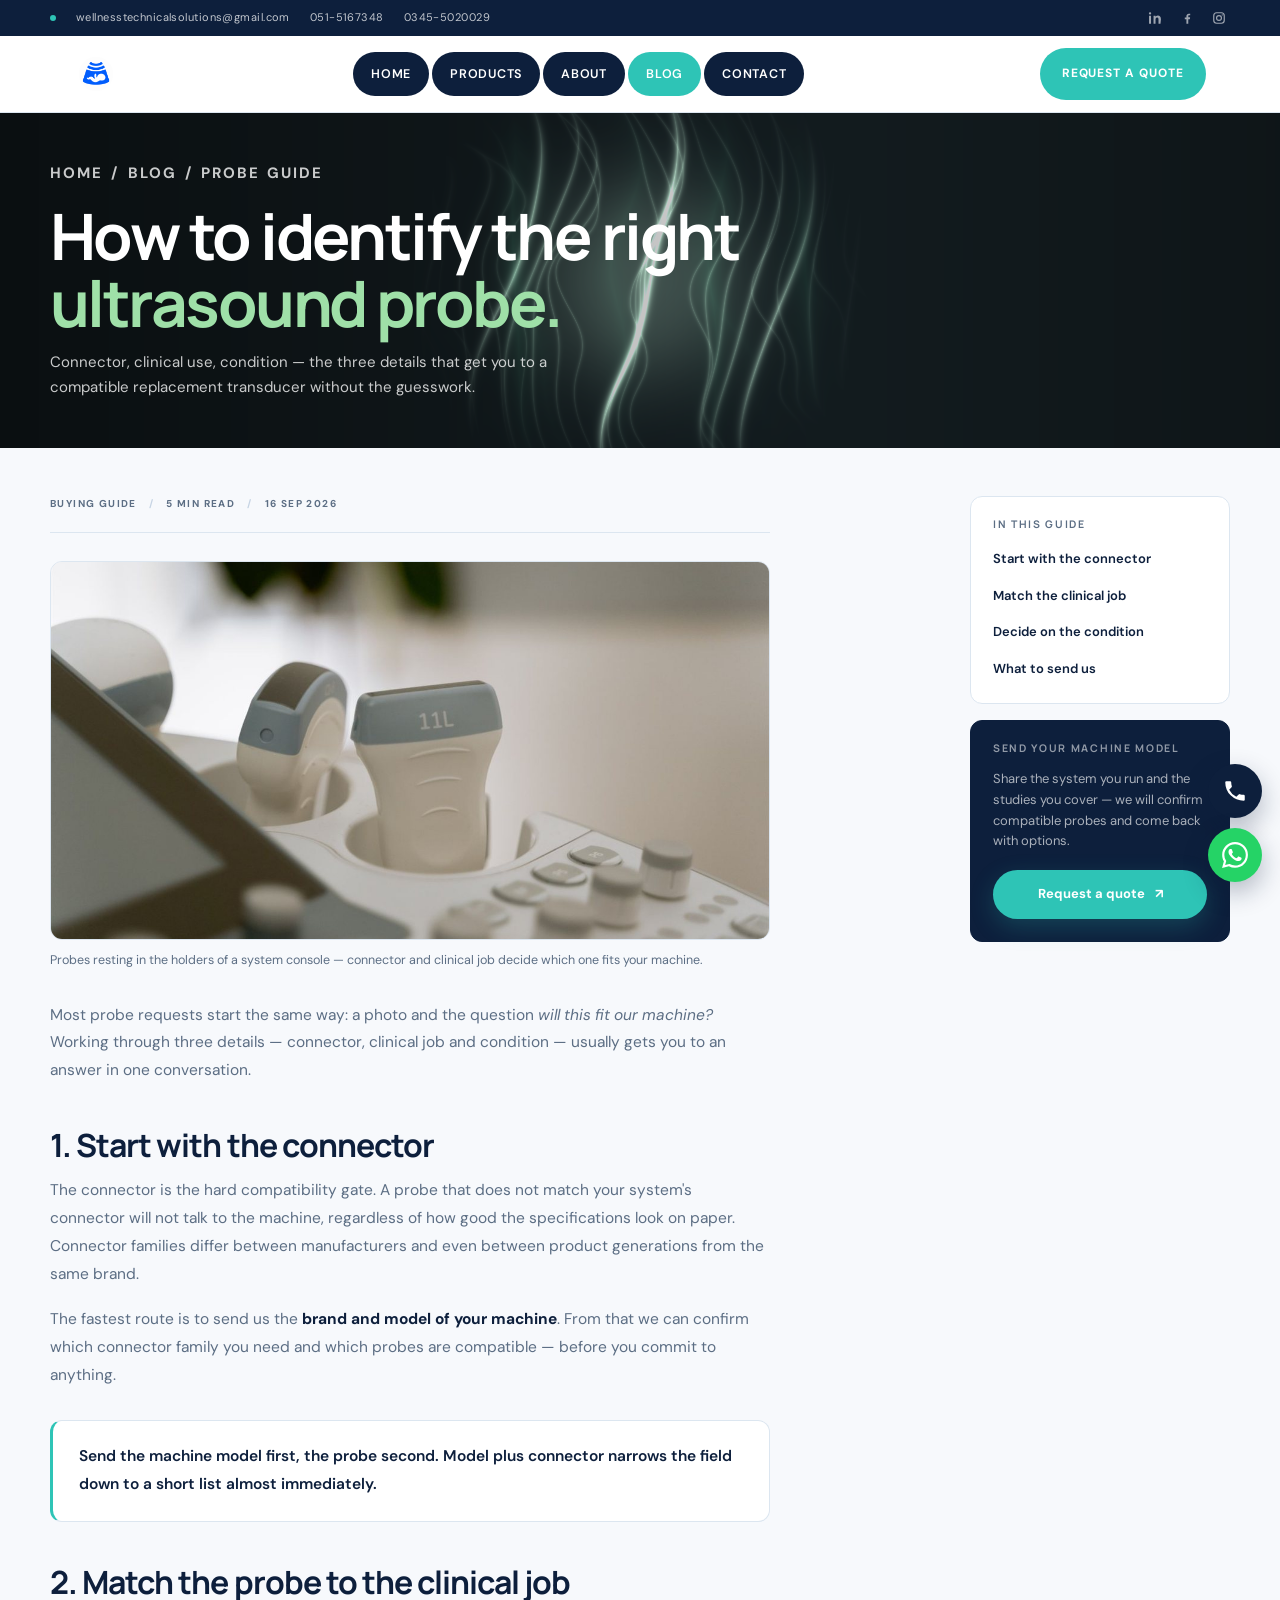
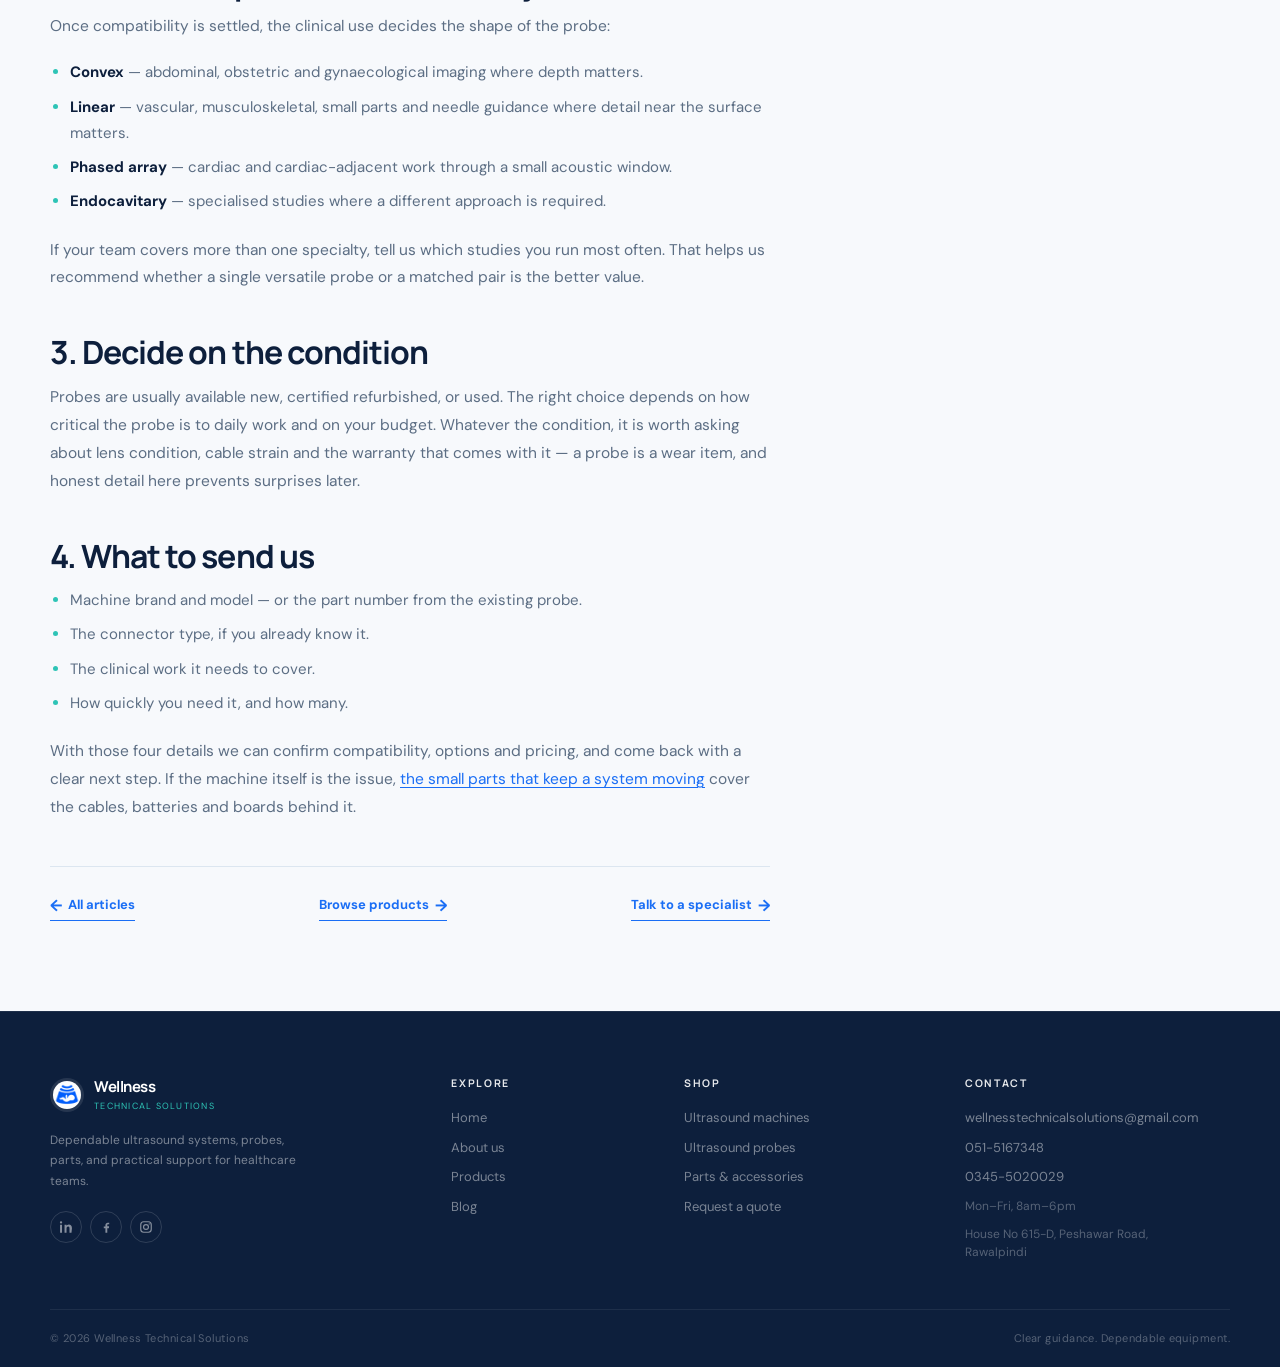
<file: blog-probe-guide.html>
<!doctype html>
<html lang="en">
<head>
  <meta charset="UTF-8">
  <meta name="google-site-verification" content="ln1MTrpD6bcORM2o4TqfpPN8yb_F4MUgL1fzC8BlH-0">
  <meta name="viewport" content="width=device-width, initial-scale=1.0">
  <meta name="description" content="A practical checklist for matching a replacement ultrasound probe to your machine: connector, clinical use, condition and what to send us.">
  <title>How to identify the right ultrasound probe | Wellness Technical Solutions</title>
  <meta name="theme-color" content="#0d1f3c">
  <link rel="canonical" href="https://www.wellnesstechsolutions.pk/blog-probe-guide">
  <meta name="robots" content="index, follow, max-image-preview:large, max-snippet:-1">
  <meta name="author" content="Wellness Technical Solutions">
  <meta name="geo.region" content="PK-PB">
  <meta name="geo.placename" content="Rawalpindi">
  <meta name="geo.position" content="33.5651;73.0169">
  <meta name="ICBM" content="33.5651, 73.0169">
  <link rel="alternate" hreflang="en-pk" href="https://www.wellnesstechsolutions.pk/blog-probe-guide">
  <link rel="alternate" hreflang="x-default" href="https://www.wellnesstechsolutions.pk/blog-probe-guide">
  <link rel="sitemap" type="application/xml" href="/sitemap.xml">
  <link rel="icon" href="favicon.ico" sizes="48x48">
  <link rel="icon" href="favicon.png" type="image/png" sizes="64x64">
  <link rel="apple-touch-icon" href="apple-touch-icon.png">
  <meta property="og:type" content="article">
  <meta property="og:site_name" content="Wellness Technical Solutions">
  <meta property="og:locale" content="en_PK">
  <meta property="og:title" content="How to identify the right ultrasound probe | WTS">
  <meta property="og:description" content="A practical checklist for matching a replacement ultrasound probe to your machine: connector, clinical use, condition and what to send us.">
  <meta property="og:url" content="https://www.wellnesstechsolutions.pk/blog-probe-guide">
  <meta property="og:image" content="https://www.wellnesstechsolutions.pk/assets/blog/probe-guide.jpg">
  <meta property="og:image:width" content="1200">
  <meta property="og:image:height" content="630">
  <meta property="og:image:alt" content="Two ultrasound probes seated in the holders of a system console">
  <meta property="article:published_time" content="2026-09-16T09:00:00+05:00">
  <meta property="article:modified_time" content="2026-10-12T09:00:00+05:00">
  <meta property="article:section" content="Buying guide">
  <meta property="article:author" content="https://www.wellnesstechsolutions.pk/">
  <meta name="twitter:card" content="summary_large_image">
  <meta name="twitter:title" content="How to identify the right ultrasound probe | WTS">
  <meta name="twitter:description" content="A practical checklist for matching a replacement ultrasound probe to your machine: connector, clinical use, condition and what to send us.">
  <meta name="twitter:image" content="https://www.wellnesstechsolutions.pk/assets/blog/probe-guide.jpg">
  <meta name="twitter:image:alt" content="Two ultrasound probes seated in the holders of a system console">
  <link rel="preconnect" href="https://fonts.googleapis.com">
  <link rel="preconnect" href="https://fonts.gstatic.com" crossorigin>
  <link href="https://fonts.googleapis.com/css2?family=DM+Sans:ital,opsz,wght@0,9..40,400;0,9..40,500;0,9..40,600;0,9..40,700;1,9..40,400&family=Manrope:wght@700;800&display=swap" rel="stylesheet">
  <link rel="stylesheet" href="styles.css">
  <link rel="stylesheet" href="pillnav.css">
  <script src="https://cdnjs.cloudflare.com/ajax/libs/gsap/3.12.5/gsap.min.js" defer></script>
  <script type="application/ld+json">{"@context":"https://schema.org","@type":"Organization","@id":"https://www.wellnesstechsolutions.pk/#organization","name":"Wellness Technical Solutions","alternateName":["WTS","Wellness Tech Solutions"],"url":"https://www.wellnesstechsolutions.pk/","logo":{"@type":"ImageObject","url":"https://www.wellnesstechsolutions.pk/assets/logo.png","width":256,"height":256},"description":"Supplier of dependable ultrasound systems, probes, parts, and accessories for healthcare teams.","email":"wellnesstechnicalsolutions@gmail.com","telephone":"+92 51 5167348","address":{"@type":"PostalAddress","streetAddress":"House No 615-D, Ground Portion, Near Muhammadi Masjid, Lane No. 05, Peshawar Road","addressLocality":"Rawalpindi","addressRegion":"Punjab","addressCountry":"PK"},"contactPoint":[{"@type":"ContactPoint","contactType":"Sales and support","email":"wellnesstechnicalsolutions@gmail.com","telephone":"+92 51 5167348","availableLanguage":["en"],"hoursAvailable":{"@type":"OpeningHoursSpecification","dayOfWeek":["Monday","Tuesday","Wednesday","Thursday","Friday"],"opens":"08:00","closes":"18:00"}},{"@type":"ContactPoint","contactType":"Sales and support","telephone":"+92 345 5020029","areaServed":"PK"}],"geo":{"@type":"GeoCoordinates","latitude":33.5651,"longitude":73.0169},"areaServed":{"@type":"Country","name":"Pakistan"},"sameAs":["https://www.linkedin.com/company/wellness-technical-solutions","https://www.facebook.com/profile.php?id=61593964842309","https://www.instagram.com/wellnesstechnicalsolutions"]}</script>
  <script type="application/ld+json">{"@context":"https://schema.org","@type":"WebSite","@id":"https://www.wellnesstechsolutions.pk/#website","url":"https://www.wellnesstechsolutions.pk/","name":"Wellness Technical Solutions","alternateName":["WTS","Wellness Tech Solutions"],"inLanguage":"en","publisher":{"@id":"https://www.wellnesstechsolutions.pk/#organization"}}</script>

  <script type="application/ld+json">{"@context":"https://schema.org","@type":"Article","headline":"How to identify the right ultrasound probe","description":"A practical checklist for matching a replacement ultrasound probe to your machine: connector, clinical use, condition and what to send us.","image":{"@type":"ImageObject","url":"https://www.wellnesstechsolutions.pk/assets/blog/probe-guide.jpg","width":1200,"height":630},"mainEntityOfPage":{"@type":"WebPage","@id":"https://www.wellnesstechsolutions.pk/blog-probe-guide"},"datePublished":"2026-09-16","dateModified":"2026-10-12","articleSection":"Buying guide","inLanguage":"en","author":{"@type":"Organization","name":"Wellness Technical Solutions","url":"https://www.wellnesstechsolutions.pk/"},"publisher":{"@type":"Organization","name":"Wellness Technical Solutions","url":"https://www.wellnesstechsolutions.pk/","logo":{"@type":"ImageObject","url":"https://www.wellnesstechsolutions.pk/assets/logo.png","width":256,"height":256}}}</script>
  <script type="application/ld+json">{"@context":"https://schema.org","@type":"BreadcrumbList","itemListElement":[{"@type":"ListItem","position":1,"name":"Home","item":"https://www.wellnesstechsolutions.pk/"},{"@type":"ListItem","position":2,"name":"Blog","item":"https://www.wellnesstechsolutions.pk/blog"},{"@type":"ListItem","position":3,"name":"Probe guide","item":"https://www.wellnesstechsolutions.pk/blog-probe-guide"}]}</script>
</head>
<body>

  <a class="skip-link" href="#top">Skip to content</a>

  <div class="announcement">
    <div class="announcement-contact">
      <span class="status-dot"></span>
      <a href="mailto:wellnesstechnicalsolutions@gmail.com">wellnesstechnicalsolutions@gmail.com</a>
      <a href="tel:+92515167348">051-5167348</a> <a href="tel:+923455020029">0345-5020029</a>
    </div>
    <div class="announcement-socials" aria-label="Social media links">
      <a href="https://www.linkedin.com/company/wellness-technical-solutions" aria-label="LinkedIn" target="_blank" rel="noopener noreferrer"><svg viewBox="0 0 24 24" aria-hidden="true"><path d="M5.2 8.2H1.8V22h3.4V8.2ZM3.5 2A2 2 0 1 0 3.5 6a2 2 0 0 0 0-4ZM22.2 14.1c0-4.2-2.2-6.2-5.2-6.2-2.4 0-3.5 1.3-4.1 2.2V8.2H9.5V22h3.4v-7.1c0-1.9.4-3.8 2.8-3.8 2.3 0 2.3 2.1 2.3 3.9V22h3.4l.8-7.9Z"/></svg></a>
      <a href="https://www.facebook.com/profile.php?id=61593964842309" aria-label="Facebook" target="_blank" rel="noopener noreferrer"><svg viewBox="0 0 24 24" aria-hidden="true"><path d="M14.2 22v-8h2.7l.4-3.1h-3.1v-2c0-.9.3-1.5 1.6-1.5h1.7V4.6c-.3 0-1.3-.1-2.4-.1-2.4 0-4.1 1.5-4.1 4.2v2.3H8.2V14H11v8h3.2Z"/></svg></a>
      <a href="https://www.instagram.com/wellnesstechnicalsolutions" aria-label="Instagram" target="_blank" rel="noopener noreferrer"><svg viewBox="0 0 24 24" aria-hidden="true"><rect x="3" y="3" width="18" height="18" rx="5"/><circle cx="12" cy="12" r="4.2"/><circle cx="17.5" cy="6.7" r="1" class="social-dot"/></svg></a>
    </div>
  </div>

  <div class="pill-nav-container">
    <nav class="pill-nav" style="--base: #fff; --pill-bg: #0d1f3c; --hover-text: #0d1f3c; --pill-text: #fff;">
      <a class="pill-logo" href="/" aria-label="Home">
        <img src="assets/logo.png" width="256" height="256" alt="Wellness Technical Solutions logo">
      </a>
      <div class="pill-nav-items desktop-only">
        <ul class="pill-list" role="menubar">
          <li role="none"><a role="menuitem" href="/" class="pill" aria-label="Home"><span class="hover-circle" aria-hidden="true"></span><span class="label-stack"><span class="pill-label">Home</span><span class="pill-label-hover" aria-hidden="true">Home</span></span></a></li>
          <li role="none"><a role="menuitem" href="/products" class="pill" aria-label="Products"><span class="hover-circle" aria-hidden="true"></span><span class="label-stack"><span class="pill-label">Products</span><span class="pill-label-hover" aria-hidden="true">Products</span></span></a></li>
          <li role="none"><a role="menuitem" href="/about" class="pill" aria-label="About"><span class="hover-circle" aria-hidden="true"></span><span class="label-stack"><span class="pill-label">About</span><span class="pill-label-hover" aria-hidden="true">About</span></span></a></li>
          <li role="none"><a role="menuitem" href="/blog" class="pill is-active" aria-label="Blog"><span class="hover-circle" aria-hidden="true"></span><span class="label-stack"><span class="pill-label">Blog</span><span class="pill-label-hover" aria-hidden="true">Blog</span></span></a></li>
          <li role="none"><a role="menuitem" href="/contact" class="pill" aria-label="Contact"><span class="hover-circle" aria-hidden="true"></span><span class="label-stack"><span class="pill-label">Contact</span><span class="pill-label-hover" aria-hidden="true">Contact</span></span></a></li>
        </ul>
      </div>
      <div class="pill-nav-right desktop-only">
        <a href="/contact#quote-form" class="pill-cta-button">Request a quote</a>
      </div>
      <button class="mobile-menu-button mobile-only" aria-label="Toggle menu">
        <span class="hamburger-line"></span>
        <span class="hamburger-line"></span>
      </button>
    </nav>
    <div class="mobile-menu-popover mobile-only">
      <ul class="mobile-menu-list">
        <li><a href="/" class="mobile-menu-link">Home</a></li>
        <li><a href="/products" class="mobile-menu-link">Products</a></li>
        <li><a href="/about" class="mobile-menu-link">About</a></li>
        <li><a href="/blog" class="mobile-menu-link is-active">Blog</a></li>
        <li><a href="/contact" class="mobile-menu-link">Contact</a></li>
      </ul>
    </div>
  </div>

    <main id="top" tabindex="-1">
    <section class="page-hero page-hero--blog">
      <p class="breadcrumb"><a href="/">Home</a><span>/</span><a href="/blog">Blog</a><span>/</span> Probe guide</p>
      <h1>How to identify the right<br><em>ultrasound probe.</em></h1>
      <p>Connector, clinical use, condition — the three details that get you to a compatible replacement transducer without the guesswork.</p>
    </section>

    <section class="article section-wrap">
      <div class="article-body reveal">
        <div class="article-meta">
          <span>Buying guide</span><span>5 min read</span><span>16 Sep 2026</span>
        </div>

        <figure class="article-figure">
          <img src="assets/blog/probe-guide.jpg" width="1200" height="630" alt="Two ultrasound probes, including a linear 11L transducer, seated in the holders of a system console">
          <figcaption>Probes resting in the holders of a system console — connector and clinical job decide which one fits your machine.</figcaption>
        </figure>

        <p>Most probe requests start the same way: a photo and the question <em>will this fit our machine?</em>
        Working through three details — connector, clinical job and condition — usually gets you to an answer in one conversation.</p>

        <h2 id="start-with-the-connector">1. Start with the connector</h2>
        <p>The connector is the hard compatibility gate. A probe that does not match your system's connector
        will not talk to the machine, regardless of how good the specifications look on paper. Connector families
        differ between manufacturers and even between product generations from the same brand.</p>
        <p>The fastest route is to send us the <strong>brand and model of your machine</strong>. From that we can confirm
        which connector family you need and which probes are compatible — before you commit to anything.</p>

        <div class="article-callout">
          <p>Send the machine model first, the probe second. Model plus connector narrows the field down to a
          short list almost immediately.</p>
        </div>

        <h2 id="match-the-clinical-job">2. Match the probe to the clinical job</h2>
        <p>Once compatibility is settled, the clinical use decides the shape of the probe:</p>
        <ul>
          <li><strong>Convex</strong> — abdominal, obstetric and gynaecological imaging where depth matters.</li>
          <li><strong>Linear</strong> — vascular, musculoskeletal, small parts and needle guidance where detail near the surface matters.</li>
          <li><strong>Phased array</strong> — cardiac and cardiac-adjacent work through a small acoustic window.</li>
          <li><strong>Endocavitary</strong> — specialised studies where a different approach is required.</li>
        </ul>
        <p>If your team covers more than one specialty, tell us which studies you run most often. That helps us
        recommend whether a single versatile probe or a matched pair is the better value.</p>

        <h2 id="decide-on-condition">3. Decide on the condition</h2>
        <p>Probes are usually available new, certified refurbished, or used. The right choice depends on how
        critical the probe is to daily work and on your budget. Whatever the condition, it is worth asking about
        lens condition, cable strain and the warranty that comes with it — a probe is a wear item, and honest
        detail here prevents surprises later.</p>

        <h2 id="what-to-send-us">4. What to send us</h2>
        <ul>
          <li>Machine brand and model — or the part number from the existing probe.</li>
          <li>The connector type, if you already know it.</li>
          <li>The clinical work it needs to cover.</li>
          <li>How quickly you need it, and how many.</li>
        </ul>
        <p>With those four details we can confirm compatibility, options and pricing, and come back with a clear next step. If the machine itself is the issue, <a href="/blog-system-parts">the small parts that keep a system moving</a> cover the cables, batteries and boards behind it.</p>
        
        <nav class="article-nav" aria-label="Article navigation">
          <a class="text-link" href="/blog"><span aria-hidden="true">&#8592;</span> All articles</a>
          <a class="text-link" href="/products">Browse products <span aria-hidden="true">&#8594;</span></a>
          <a class="text-link" href="/contact#quote-form">Talk to a specialist <span aria-hidden="true">&#8594;</span></a>
        </nav>
      </div>

      <aside class="article-aside reveal reveal-delay-1">
        <div class="aside-card">
          <h3>In this guide</h3>
          <ul class="aside-toc">
            <li><a href="#start-with-the-connector">Start with the connector</a></li>
            <li><a href="#match-the-clinical-job">Match the clinical job</a></li>
            <li><a href="#decide-on-condition">Decide on the condition</a></li>
            <li><a href="#what-to-send-us">What to send us</a></li>
          </ul>
        </div>
        <div class="aside-card aside-cta">
          <h3>Send your machine model</h3>
          <p>Share the system you run and the studies you cover — we will confirm compatible probes and come back with options.</p>
          <a class="button button-teal" href="/contact#quote-form">Request a quote <span aria-hidden="true">&#8599;</span></a>
        </div>
      </aside>
    </section>
  </main>

<footer class="site-footer">
    <div class="footer-main">
      <div class="footer-brand-block">
        <a class="footer-brand" href="/">
          <img src="assets/logo.png" width="256" height="256" alt="">
          <span><strong>Wellness</strong><small>Technical Solutions</small></span>
        </a>
        <p>Dependable ultrasound systems, probes, parts, and practical support for healthcare teams.</p>
        <div class="footer-socials">
          <a href="https://www.linkedin.com/company/wellness-technical-solutions" aria-label="LinkedIn" target="_blank" rel="noopener noreferrer"><svg viewBox="0 0 24 24" aria-hidden="true"><path d="M5.2 8.2H1.8V22h3.4V8.2ZM3.5 2A2 2 0 1 0 3.5 6a2 2 0 0 0 0-4ZM22.2 14.1c0-4.2-2.2-6.2-5.2-6.2-2.4 0-3.5 1.3-4.1 2.2V8.2H9.5V22h3.4v-7.1c0-1.9.4-3.8 2.8-3.8 2.3 0 2.3 2.1 2.3 3.9V22h3.4l.8-7.9Z"/></svg></a>
          <a href="https://www.facebook.com/profile.php?id=61593964842309" aria-label="Facebook" target="_blank" rel="noopener noreferrer"><svg viewBox="0 0 24 24" aria-hidden="true"><path d="M14.2 22v-8h2.7l.4-3.1h-3.1v-2c0-.9.3-1.5 1.6-1.5h1.7V4.6c-.3 0-1.3-.1-2.4-.1-2.4 0-4.1 1.5-4.1 4.2v2.3H8.2V14H11v8h3.2Z"/></svg></a>
          <a href="https://www.instagram.com/wellnesstechnicalsolutions" aria-label="Instagram" target="_blank" rel="noopener noreferrer"><svg viewBox="0 0 24 24" aria-hidden="true"><rect x="3" y="3" width="18" height="18" rx="5"/><circle cx="12" cy="12" r="4.2"/><circle cx="17.5" cy="6.7" r="1" class="social-dot"/></svg></a>
        </div>
      </div>
      <div class="footer-column">
        <h3>Explore</h3>
        <a href="/">Home</a>
        <a href="/about">About us</a>
        <a href="/products">Products</a>
        <a href="/blog">Blog</a>
      </div>
      <div class="footer-column">
        <h3>Shop</h3>
        <a href="/products">Ultrasound machines</a>
        <a href="/products">Ultrasound probes</a>
        <a href="/products">Parts &amp; accessories</a>
        <a href="/contact#quote-form">Request a quote</a>
      </div>
      <div class="footer-column footer-contact">
        <h3>Contact</h3>
        <a href="mailto:wellnesstechnicalsolutions@gmail.com">wellnesstechnicalsolutions@gmail.com</a>
        <a href="tel:+92515167348">051-5167348</a> <a href="tel:+923455020029">0345-5020029</a>
        <span>Mon&ndash;Fri, 8am&ndash;6pm</span>
        <span>House No 615-D, Peshawar Road, Rawalpindi</span>
      </div>
    </div>
    <div class="footer-bottom">
      <span>&copy; 2026 Wellness Technical Solutions</span>
      <span>Clear guidance. Dependable equipment.</span>
    </div>
  </footer>


  <div class="mobile-cta mobile-only" role="region" aria-label="Quick actions">
    <a class="button button-outline" href="/products">Browse products</a>
    <a class="button button-primary" href="/contact#quote-form">Request a quote</a>
  </div>

  <script src="script.js"></script>
  <script src="pillnav.js"></script>
  <div class="floating-contact" aria-label="Quick contact">
    <a class="float-btn float-call" href="tel:+92515167348" aria-label="Call Wellness Technical Solutions">
      <svg viewBox="0 0 24 24" aria-hidden="true"><path d="M6.62 10.79a15.05 15.05 0 0 0 6.59 6.59l2.2-2.2a1 1 0 0 1 1.02-.24 11.36 11.36 0 0 0 3.57.57 1 1 0 0 1 1 1V20a1 1 0 0 1-1 1A17 17 0 0 1 3 4a1 1 0 0 1 1-1h3.5a1 1 0 0 1 1 1 11.36 11.36 0 0 0 .57 3.57 1 1 0 0 1-.24 1.02l-2.2 2.2z"/></svg>
    </a>
    <a class="float-btn float-whatsapp" href="https://wa.me/923455020029?text=Hello%20WTS%2C%20I%27d%20like%20to%20ask%20about%20ultrasound%20equipment." target="_blank" rel="noopener noreferrer" aria-label="Chat with Wellness Technical Solutions on WhatsApp">
      <svg viewBox="0 0 24 24" aria-hidden="true"><path d="M17.472 14.382c-.297-.149-1.758-.867-2.03-.967-.273-.099-.471-.148-.67.15-.197.297-.767.966-.94 1.164-.173.199-.347.223-.644.075-.297-.15-1.255-.463-2.39-1.475-.883-.788-1.48-1.761-1.653-2.059-.173-.297-.018-.458.13-.606.134-.133.298-.347.446-.52.149-.174.198-.298.298-.497.099-.198.05-.371-.025-.52-.075-.149-.669-1.612-.916-2.207-.242-.579-.487-.5-.669-.51a12.8 12.8 0 0 0-.57-.01c-.198 0-.52.074-.792.372-.272.297-1.04 1.016-1.04 2.479 0 1.462 1.065 2.875 1.213 3.074.149.198 2.096 3.2 5.077 4.487.709.306 1.262.489 1.694.625.712.227 1.36.195 1.871.118.571-.085 1.758-.719 2.006-1.413.248-.694.248-1.289.173-1.413-.074-.124-.272-.198-.57-.347M12.05 21.785h-.004a9.87 9.87 0 0 1-5.031-1.378l-.361-.214-3.741.982.998-3.648-.235-.374a9.86 9.86 0 0 1-1.51-5.26c.001-5.45 4.436-9.884 9.888-9.884 2.64 0 5.122 1.03 6.988 2.898a9.825 9.825 0 0 1 2.893 6.994c-.003 5.45-4.437 9.884-9.885 9.884m8.413-18.297A11.815 11.815 0 0 0 12.05 0C5.495 0 .16 5.335.157 11.892c0 2.096.547 4.142 1.588 5.945L.057 24l6.305-1.654a11.882 11.882 0 0 0 5.683 1.448h.005c6.554 0 11.89-5.335 11.893-11.893a11.821 11.821 0 0 0-3.48-8.413Z"/></svg>
    </a>
  </div>
</body>
</html>
</file>
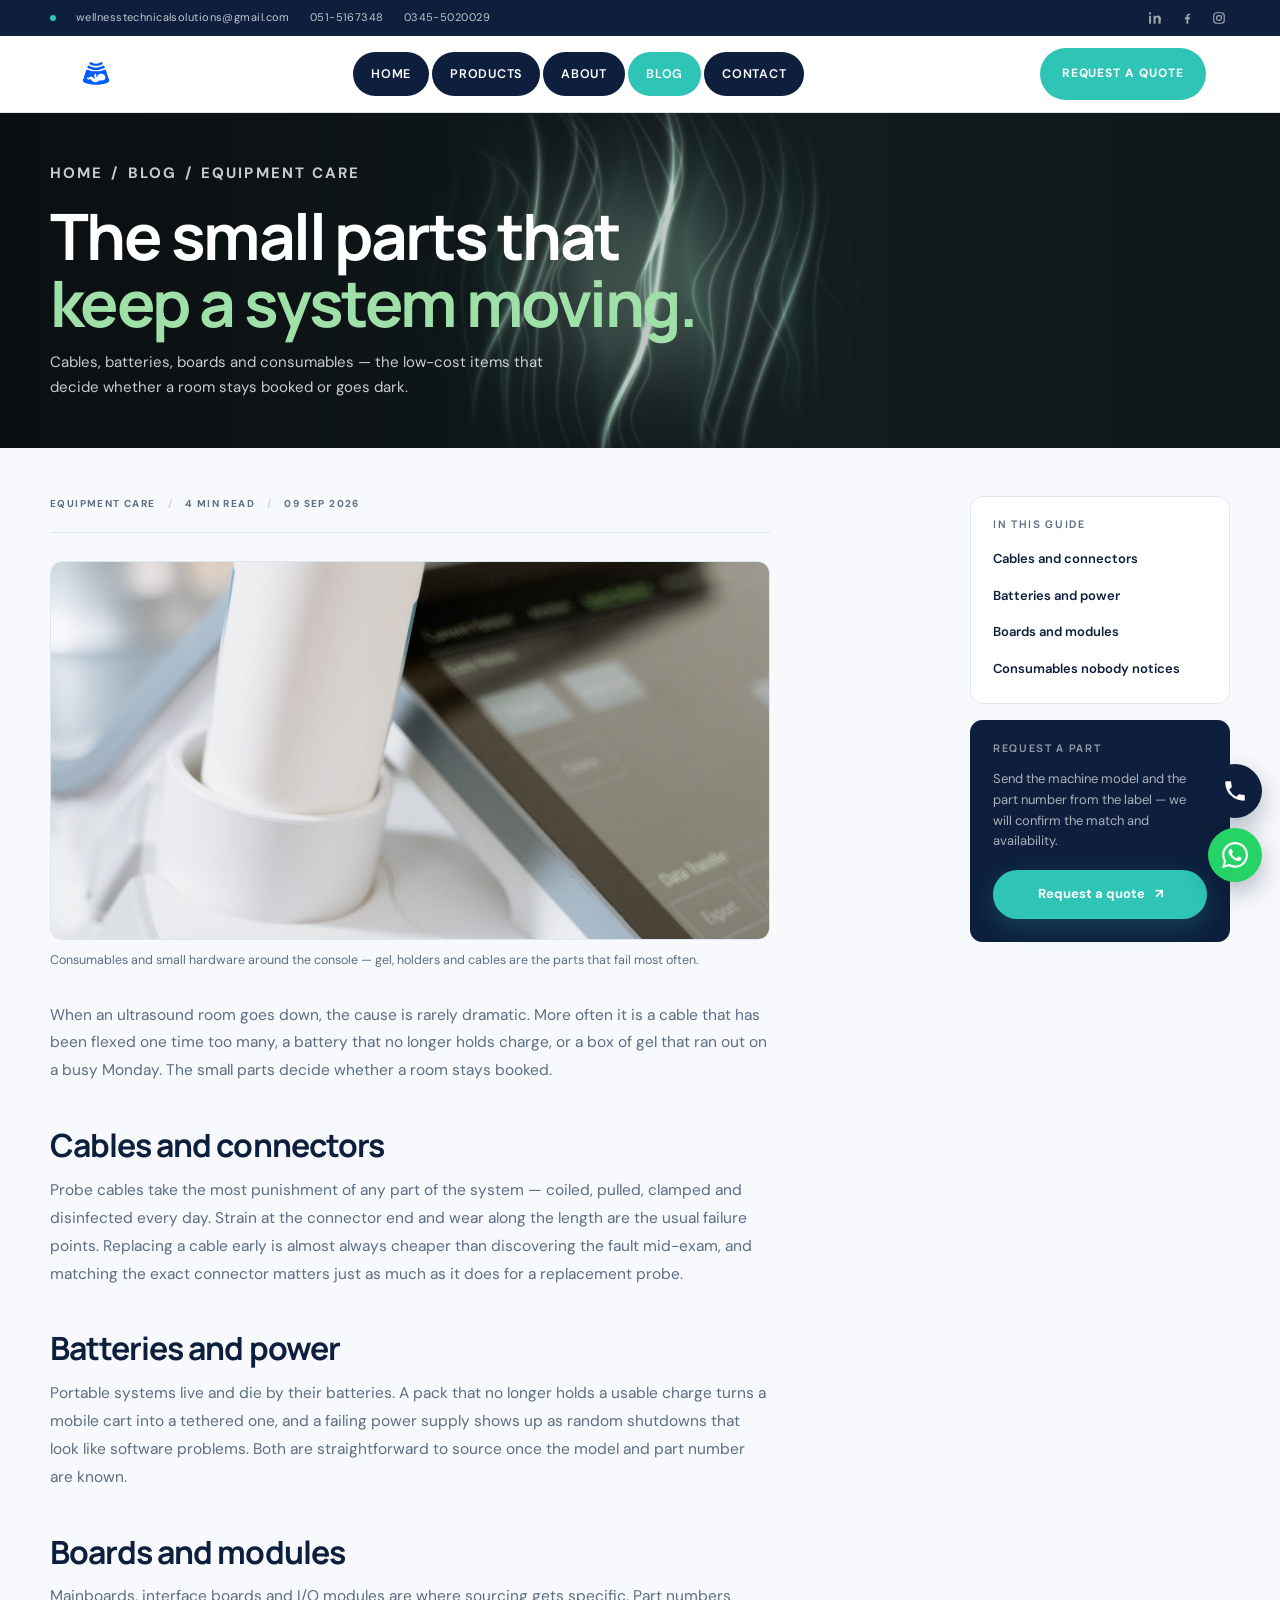
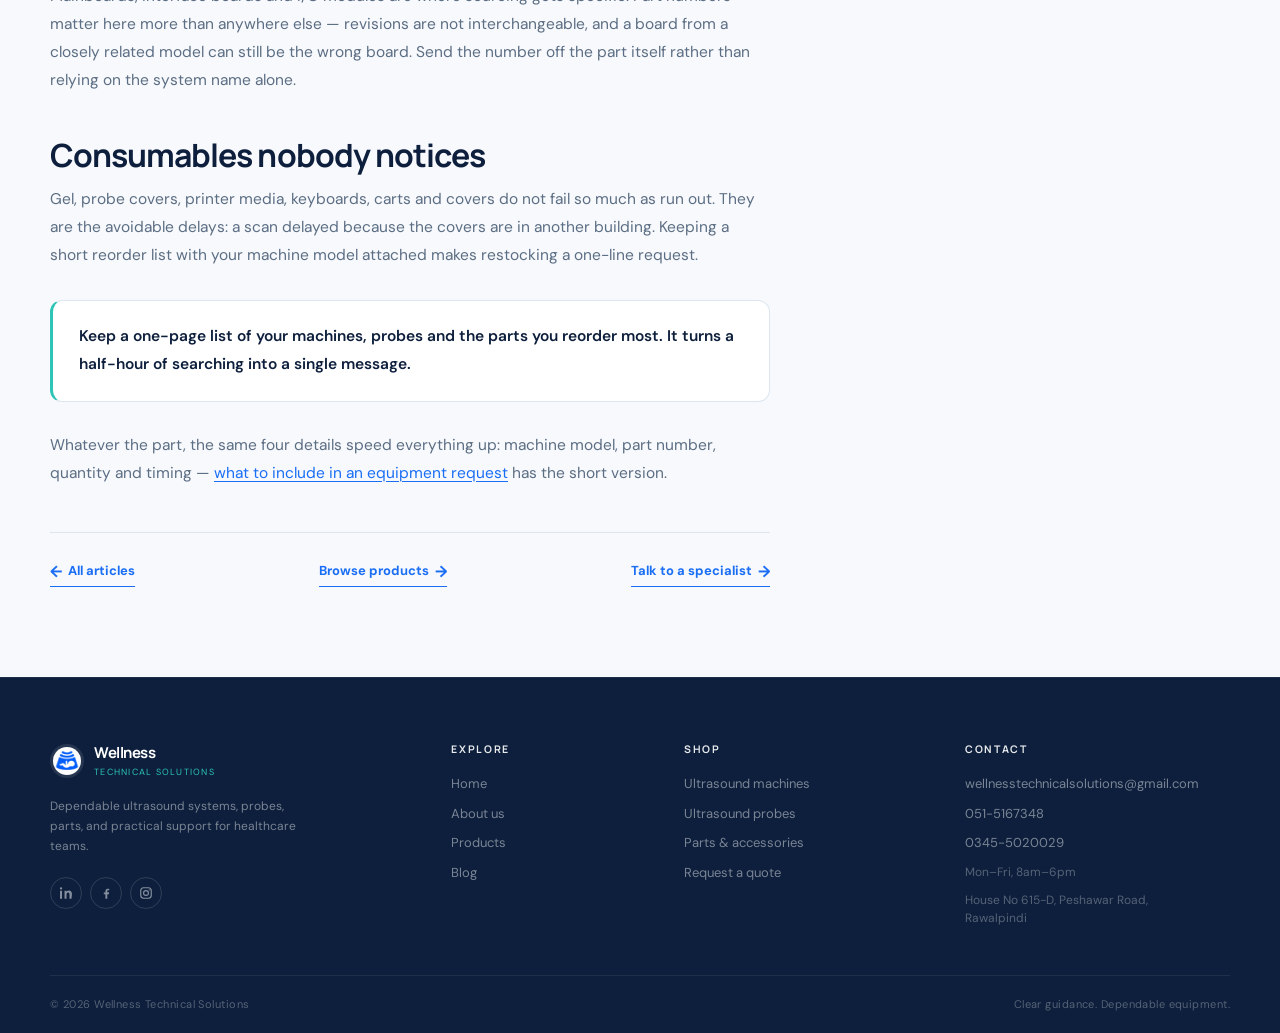
<file: blog-system-parts.html>
<!doctype html>
<html lang="en">
<head>
  <meta charset="UTF-8">
  <meta name="google-site-verification" content="ln1MTrpD6bcORM2o4TqfpPN8yb_F4MUgL1fzC8BlH-0">
  <meta name="viewport" content="width=device-width, initial-scale=1.0">
  <meta name="description" content="Cables, batteries, boards and consumables: the ultrasound parts that decide whether a room stays booked, and how to source them quickly.">
  <title>The small parts that keep a system moving | Wellness Technical Solutions</title>
  <meta name="theme-color" content="#0d1f3c">
  <link rel="canonical" href="https://www.wellnesstechsolutions.pk/blog-system-parts">
  <meta name="robots" content="index, follow, max-image-preview:large, max-snippet:-1">
  <meta name="author" content="Wellness Technical Solutions">
  <meta name="geo.region" content="PK-PB">
  <meta name="geo.placename" content="Rawalpindi">
  <meta name="geo.position" content="33.5651;73.0169">
  <meta name="ICBM" content="33.5651, 73.0169">
  <link rel="alternate" hreflang="en-pk" href="https://www.wellnesstechsolutions.pk/blog-system-parts">
  <link rel="alternate" hreflang="x-default" href="https://www.wellnesstechsolutions.pk/blog-system-parts">
  <link rel="sitemap" type="application/xml" href="/sitemap.xml">
  <link rel="icon" href="favicon.ico" sizes="48x48">
  <link rel="icon" href="favicon.png" type="image/png" sizes="64x64">
  <link rel="apple-touch-icon" href="apple-touch-icon.png">
  <meta property="og:type" content="article">
  <meta property="og:site_name" content="Wellness Technical Solutions">
  <meta property="og:locale" content="en_PK">
  <meta property="og:title" content="The small parts that keep a system moving | WTS">
  <meta property="og:description" content="Cables, batteries, boards and consumables: the ultrasound parts that decide whether a room stays booked, and how to source them quickly.">
  <meta property="og:url" content="https://www.wellnesstechsolutions.pk/blog-system-parts">
  <meta property="og:image" content="https://www.wellnesstechsolutions.pk/assets/blog/system-parts.jpg">
  <meta property="og:image:width" content="1200">
  <meta property="og:image:height" content="630">
  <meta property="og:image:alt" content="Close-up of the gel bottle holder and control panel on an ultrasound system">
  <meta property="article:published_time" content="2026-09-09T09:00:00+05:00">
  <meta property="article:modified_time" content="2026-10-12T09:00:00+05:00">
  <meta property="article:section" content="Equipment care">
  <meta property="article:author" content="https://www.wellnesstechsolutions.pk/">
  <meta name="twitter:card" content="summary_large_image">
  <meta name="twitter:title" content="The small parts that keep a system moving | WTS">
  <meta name="twitter:description" content="Cables, batteries, boards and consumables: the ultrasound parts that decide whether a room stays booked, and how to source them quickly.">
  <meta name="twitter:image" content="https://www.wellnesstechsolutions.pk/assets/blog/system-parts.jpg">
  <meta name="twitter:image:alt" content="Close-up of the gel bottle holder and control panel on an ultrasound system">
  <link rel="preconnect" href="https://fonts.googleapis.com">
  <link rel="preconnect" href="https://fonts.gstatic.com" crossorigin>
  <link href="https://fonts.googleapis.com/css2?family=DM+Sans:ital,opsz,wght@0,9..40,400;0,9..40,500;0,9..40,600;0,9..40,700;1,9..40,400&family=Manrope:wght@700;800&display=swap" rel="stylesheet">
  <link rel="stylesheet" href="styles.css">
  <link rel="stylesheet" href="pillnav.css">
  <script src="https://cdnjs.cloudflare.com/ajax/libs/gsap/3.12.5/gsap.min.js" defer></script>
  <script type="application/ld+json">{"@context":"https://schema.org","@type":"Organization","@id":"https://www.wellnesstechsolutions.pk/#organization","name":"Wellness Technical Solutions","alternateName":["WTS","Wellness Tech Solutions"],"url":"https://www.wellnesstechsolutions.pk/","logo":{"@type":"ImageObject","url":"https://www.wellnesstechsolutions.pk/assets/logo.png","width":256,"height":256},"description":"Supplier of dependable ultrasound systems, probes, parts, and accessories for healthcare teams.","email":"wellnesstechnicalsolutions@gmail.com","telephone":"+92 51 5167348","address":{"@type":"PostalAddress","streetAddress":"House No 615-D, Ground Portion, Near Muhammadi Masjid, Lane No. 05, Peshawar Road","addressLocality":"Rawalpindi","addressRegion":"Punjab","addressCountry":"PK"},"contactPoint":[{"@type":"ContactPoint","contactType":"Sales and support","email":"wellnesstechnicalsolutions@gmail.com","telephone":"+92 51 5167348","availableLanguage":["en"],"hoursAvailable":{"@type":"OpeningHoursSpecification","dayOfWeek":["Monday","Tuesday","Wednesday","Thursday","Friday"],"opens":"08:00","closes":"18:00"}},{"@type":"ContactPoint","contactType":"Sales and support","telephone":"+92 345 5020029","areaServed":"PK"}],"geo":{"@type":"GeoCoordinates","latitude":33.5651,"longitude":73.0169},"areaServed":{"@type":"Country","name":"Pakistan"},"sameAs":["https://www.linkedin.com/company/wellness-technical-solutions","https://www.facebook.com/profile.php?id=61593964842309","https://www.instagram.com/wellnesstechnicalsolutions"]}</script>
  <script type="application/ld+json">{"@context":"https://schema.org","@type":"WebSite","@id":"https://www.wellnesstechsolutions.pk/#website","url":"https://www.wellnesstechsolutions.pk/","name":"Wellness Technical Solutions","alternateName":["WTS","Wellness Tech Solutions"],"inLanguage":"en","publisher":{"@id":"https://www.wellnesstechsolutions.pk/#organization"}}</script>

  <script type="application/ld+json">{"@context":"https://schema.org","@type":"Article","headline":"The small parts that keep a system moving","description":"Cables, batteries, boards and consumables: the ultrasound parts that decide whether a room stays booked, and how to source them quickly.","image":{"@type":"ImageObject","url":"https://www.wellnesstechsolutions.pk/assets/blog/system-parts.jpg","width":1200,"height":630},"mainEntityOfPage":{"@type":"WebPage","@id":"https://www.wellnesstechsolutions.pk/blog-system-parts"},"datePublished":"2026-09-09","dateModified":"2026-10-12","articleSection":"Equipment care","inLanguage":"en","author":{"@type":"Organization","name":"Wellness Technical Solutions","url":"https://www.wellnesstechsolutions.pk/"},"publisher":{"@type":"Organization","name":"Wellness Technical Solutions","url":"https://www.wellnesstechsolutions.pk/","logo":{"@type":"ImageObject","url":"https://www.wellnesstechsolutions.pk/assets/logo.png","width":256,"height":256}}}</script>
  <script type="application/ld+json">{"@context":"https://schema.org","@type":"BreadcrumbList","itemListElement":[{"@type":"ListItem","position":1,"name":"Home","item":"https://www.wellnesstechsolutions.pk/"},{"@type":"ListItem","position":2,"name":"Blog","item":"https://www.wellnesstechsolutions.pk/blog"},{"@type":"ListItem","position":3,"name":"System parts","item":"https://www.wellnesstechsolutions.pk/blog-system-parts"}]}</script>
</head>
<body>

  <a class="skip-link" href="#top">Skip to content</a>

  <div class="announcement">
    <div class="announcement-contact">
      <span class="status-dot"></span>
      <a href="mailto:wellnesstechnicalsolutions@gmail.com">wellnesstechnicalsolutions@gmail.com</a>
      <a href="tel:+92515167348">051-5167348</a> <a href="tel:+923455020029">0345-5020029</a>
    </div>
    <div class="announcement-socials" aria-label="Social media links">
      <a href="https://www.linkedin.com/company/wellness-technical-solutions" aria-label="LinkedIn" target="_blank" rel="noopener noreferrer"><svg viewBox="0 0 24 24" aria-hidden="true"><path d="M5.2 8.2H1.8V22h3.4V8.2ZM3.5 2A2 2 0 1 0 3.5 6a2 2 0 0 0 0-4ZM22.2 14.1c0-4.2-2.2-6.2-5.2-6.2-2.4 0-3.5 1.3-4.1 2.2V8.2H9.5V22h3.4v-7.1c0-1.9.4-3.8 2.8-3.8 2.3 0 2.3 2.1 2.3 3.9V22h3.4l.8-7.9Z"/></svg></a>
      <a href="https://www.facebook.com/profile.php?id=61593964842309" aria-label="Facebook" target="_blank" rel="noopener noreferrer"><svg viewBox="0 0 24 24" aria-hidden="true"><path d="M14.2 22v-8h2.7l.4-3.1h-3.1v-2c0-.9.3-1.5 1.6-1.5h1.7V4.6c-.3 0-1.3-.1-2.4-.1-2.4 0-4.1 1.5-4.1 4.2v2.3H8.2V14H11v8h3.2Z"/></svg></a>
      <a href="https://www.instagram.com/wellnesstechnicalsolutions" aria-label="Instagram" target="_blank" rel="noopener noreferrer"><svg viewBox="0 0 24 24" aria-hidden="true"><rect x="3" y="3" width="18" height="18" rx="5"/><circle cx="12" cy="12" r="4.2"/><circle cx="17.5" cy="6.7" r="1" class="social-dot"/></svg></a>
    </div>
  </div>

  <div class="pill-nav-container">
    <nav class="pill-nav" style="--base: #fff; --pill-bg: #0d1f3c; --hover-text: #0d1f3c; --pill-text: #fff;">
      <a class="pill-logo" href="/" aria-label="Home">
        <img src="assets/logo.png" width="256" height="256" alt="Wellness Technical Solutions logo">
      </a>
      <div class="pill-nav-items desktop-only">
        <ul class="pill-list" role="menubar">
          <li role="none"><a role="menuitem" href="/" class="pill" aria-label="Home"><span class="hover-circle" aria-hidden="true"></span><span class="label-stack"><span class="pill-label">Home</span><span class="pill-label-hover" aria-hidden="true">Home</span></span></a></li>
          <li role="none"><a role="menuitem" href="/products" class="pill" aria-label="Products"><span class="hover-circle" aria-hidden="true"></span><span class="label-stack"><span class="pill-label">Products</span><span class="pill-label-hover" aria-hidden="true">Products</span></span></a></li>
          <li role="none"><a role="menuitem" href="/about" class="pill" aria-label="About"><span class="hover-circle" aria-hidden="true"></span><span class="label-stack"><span class="pill-label">About</span><span class="pill-label-hover" aria-hidden="true">About</span></span></a></li>
          <li role="none"><a role="menuitem" href="/blog" class="pill is-active" aria-label="Blog"><span class="hover-circle" aria-hidden="true"></span><span class="label-stack"><span class="pill-label">Blog</span><span class="pill-label-hover" aria-hidden="true">Blog</span></span></a></li>
          <li role="none"><a role="menuitem" href="/contact" class="pill" aria-label="Contact"><span class="hover-circle" aria-hidden="true"></span><span class="label-stack"><span class="pill-label">Contact</span><span class="pill-label-hover" aria-hidden="true">Contact</span></span></a></li>
        </ul>
      </div>
      <div class="pill-nav-right desktop-only">
        <a href="/contact#quote-form" class="pill-cta-button">Request a quote</a>
      </div>
      <button class="mobile-menu-button mobile-only" aria-label="Toggle menu">
        <span class="hamburger-line"></span>
        <span class="hamburger-line"></span>
      </button>
    </nav>
    <div class="mobile-menu-popover mobile-only">
      <ul class="mobile-menu-list">
        <li><a href="/" class="mobile-menu-link">Home</a></li>
        <li><a href="/products" class="mobile-menu-link">Products</a></li>
        <li><a href="/about" class="mobile-menu-link">About</a></li>
        <li><a href="/blog" class="mobile-menu-link is-active">Blog</a></li>
        <li><a href="/contact" class="mobile-menu-link">Contact</a></li>
      </ul>
    </div>
  </div>

    <main id="top" tabindex="-1">
    <section class="page-hero page-hero--blog">
      <p class="breadcrumb"><a href="/">Home</a><span>/</span><a href="/blog">Blog</a><span>/</span> Equipment care</p>
      <h1>The small parts that<br><em>keep a system moving.</em></h1>
      <p>Cables, batteries, boards and consumables — the low-cost items that decide whether a room stays booked or goes dark.</p>
    </section>

    <section class="article section-wrap">
      <div class="article-body reveal">
        <div class="article-meta">
          <span>Equipment care</span><span>4 min read</span><span>09 Sep 2026</span>
        </div>

        <figure class="article-figure">
          <img src="assets/blog/system-parts.jpg" width="1200" height="630" alt="Close-up of the gel bottle holder and control panel on an ultrasound system">
          <figcaption>Consumables and small hardware around the console — gel, holders and cables are the parts that fail most often.</figcaption>
        </figure>

        <p>When an ultrasound room goes down, the cause is rarely dramatic. More often it is a cable that has been
        flexed one time too many, a battery that no longer holds charge, or a box of gel that ran out on a busy
        Monday. The small parts decide whether a room stays booked.</p>

        <h2 id="cables-and-connectors">Cables and connectors</h2>
        <p>Probe cables take the most punishment of any part of the system — coiled, pulled, clamped and
        disinfected every day. Strain at the connector end and wear along the length are the usual failure points.
        Replacing a cable early is almost always cheaper than discovering the fault mid-exam, and matching the
        exact connector matters just as much as it does for a replacement probe.</p>

        <h2 id="batteries-and-power">Batteries and power</h2>
        <p>Portable systems live and die by their batteries. A pack that no longer holds a usable charge turns a
        mobile cart into a tethered one, and a failing power supply shows up as random shutdowns that look like
        software problems. Both are straightforward to source once the model and part number are known.</p>

        <h2 id="boards-and-modules">Boards and modules</h2>
        <p>Mainboards, interface boards and I/O modules are where sourcing gets specific. Part numbers matter here
        more than anywhere else — revisions are not interchangeable, and a board from a closely related model can
        still be the wrong board. Send the number off the part itself rather than relying on the system name
        alone.</p>

        <h2 id="consumables">Consumables nobody notices</h2>
        <p>Gel, probe covers, printer media, keyboards, carts and covers do not fail so much as run out. They are
        the avoidable delays: a scan delayed because the covers are in another building. Keeping a short reorder
        list with your machine model attached makes restocking a one-line request.</p>

        <div class="article-callout">
          <p>Keep a one-page list of your machines, probes and the parts you reorder most. It turns a
          half-hour of searching into a single message.</p>
        </div>

        <p>Whatever the part, the same four details speed everything up: machine model, part number, quantity and timing — <a href="/blog-equipment-request">what to include in an equipment request</a> has the short version.</p>
        
        <nav class="article-nav" aria-label="Article navigation">
          <a class="text-link" href="/blog"><span aria-hidden="true">&#8592;</span> All articles</a>
          <a class="text-link" href="/products">Browse products <span aria-hidden="true">&#8594;</span></a>
          <a class="text-link" href="/contact#quote-form">Talk to a specialist <span aria-hidden="true">&#8594;</span></a>
        </nav>
      </div>

      <aside class="article-aside reveal reveal-delay-1">
        <div class="aside-card">
          <h3>In this guide</h3>
          <ul class="aside-toc">
            <li><a href="#cables-and-connectors">Cables and connectors</a></li>
            <li><a href="#batteries-and-power">Batteries and power</a></li>
            <li><a href="#boards-and-modules">Boards and modules</a></li>
            <li><a href="#consumables">Consumables nobody notices</a></li>
          </ul>
        </div>
        <div class="aside-card aside-cta">
          <h3>Request a part</h3>
          <p>Send the machine model and the part number from the label — we will confirm the match and availability.</p>
          <a class="button button-teal" href="/contact#quote-form">Request a quote <span aria-hidden="true">&#8599;</span></a>
        </div>
      </aside>
    </section>
  </main>

<footer class="site-footer">
    <div class="footer-main">
      <div class="footer-brand-block">
        <a class="footer-brand" href="/">
          <img src="assets/logo.png" width="256" height="256" alt="">
          <span><strong>Wellness</strong><small>Technical Solutions</small></span>
        </a>
        <p>Dependable ultrasound systems, probes, parts, and practical support for healthcare teams.</p>
        <div class="footer-socials">
          <a href="https://www.linkedin.com/company/wellness-technical-solutions" aria-label="LinkedIn" target="_blank" rel="noopener noreferrer"><svg viewBox="0 0 24 24" aria-hidden="true"><path d="M5.2 8.2H1.8V22h3.4V8.2ZM3.5 2A2 2 0 1 0 3.5 6a2 2 0 0 0 0-4ZM22.2 14.1c0-4.2-2.2-6.2-5.2-6.2-2.4 0-3.5 1.3-4.1 2.2V8.2H9.5V22h3.4v-7.1c0-1.9.4-3.8 2.8-3.8 2.3 0 2.3 2.1 2.3 3.9V22h3.4l.8-7.9Z"/></svg></a>
          <a href="https://www.facebook.com/profile.php?id=61593964842309" aria-label="Facebook" target="_blank" rel="noopener noreferrer"><svg viewBox="0 0 24 24" aria-hidden="true"><path d="M14.2 22v-8h2.7l.4-3.1h-3.1v-2c0-.9.3-1.5 1.6-1.5h1.7V4.6c-.3 0-1.3-.1-2.4-.1-2.4 0-4.1 1.5-4.1 4.2v2.3H8.2V14H11v8h3.2Z"/></svg></a>
          <a href="https://www.instagram.com/wellnesstechnicalsolutions" aria-label="Instagram" target="_blank" rel="noopener noreferrer"><svg viewBox="0 0 24 24" aria-hidden="true"><rect x="3" y="3" width="18" height="18" rx="5"/><circle cx="12" cy="12" r="4.2"/><circle cx="17.5" cy="6.7" r="1" class="social-dot"/></svg></a>
        </div>
      </div>
      <div class="footer-column">
        <h3>Explore</h3>
        <a href="/">Home</a>
        <a href="/about">About us</a>
        <a href="/products">Products</a>
        <a href="/blog">Blog</a>
      </div>
      <div class="footer-column">
        <h3>Shop</h3>
        <a href="/products">Ultrasound machines</a>
        <a href="/products">Ultrasound probes</a>
        <a href="/products">Parts &amp; accessories</a>
        <a href="/contact#quote-form">Request a quote</a>
      </div>
      <div class="footer-column footer-contact">
        <h3>Contact</h3>
        <a href="mailto:wellnesstechnicalsolutions@gmail.com">wellnesstechnicalsolutions@gmail.com</a>
        <a href="tel:+92515167348">051-5167348</a> <a href="tel:+923455020029">0345-5020029</a>
        <span>Mon&ndash;Fri, 8am&ndash;6pm</span>
        <span>House No 615-D, Peshawar Road, Rawalpindi</span>
      </div>
    </div>
    <div class="footer-bottom">
      <span>&copy; 2026 Wellness Technical Solutions</span>
      <span>Clear guidance. Dependable equipment.</span>
    </div>
  </footer>


  <div class="mobile-cta mobile-only" role="region" aria-label="Quick actions">
    <a class="button button-outline" href="/products">Browse products</a>
    <a class="button button-primary" href="/contact#quote-form">Request a quote</a>
  </div>

  <script src="script.js"></script>
  <script src="pillnav.js"></script>
  <div class="floating-contact" aria-label="Quick contact">
    <a class="float-btn float-call" href="tel:+92515167348" aria-label="Call Wellness Technical Solutions">
      <svg viewBox="0 0 24 24" aria-hidden="true"><path d="M6.62 10.79a15.05 15.05 0 0 0 6.59 6.59l2.2-2.2a1 1 0 0 1 1.02-.24 11.36 11.36 0 0 0 3.57.57 1 1 0 0 1 1 1V20a1 1 0 0 1-1 1A17 17 0 0 1 3 4a1 1 0 0 1 1-1h3.5a1 1 0 0 1 1 1 11.36 11.36 0 0 0 .57 3.57 1 1 0 0 1-.24 1.02l-2.2 2.2z"/></svg>
    </a>
    <a class="float-btn float-whatsapp" href="https://wa.me/923455020029?text=Hello%20WTS%2C%20I%27d%20like%20to%20ask%20about%20ultrasound%20equipment." target="_blank" rel="noopener noreferrer" aria-label="Chat with Wellness Technical Solutions on WhatsApp">
      <svg viewBox="0 0 24 24" aria-hidden="true"><path d="M17.472 14.382c-.297-.149-1.758-.867-2.03-.967-.273-.099-.471-.148-.67.15-.197.297-.767.966-.94 1.164-.173.199-.347.223-.644.075-.297-.15-1.255-.463-2.39-1.475-.883-.788-1.48-1.761-1.653-2.059-.173-.297-.018-.458.13-.606.134-.133.298-.347.446-.52.149-.174.198-.298.298-.497.099-.198.05-.371-.025-.52-.075-.149-.669-1.612-.916-2.207-.242-.579-.487-.5-.669-.51a12.8 12.8 0 0 0-.57-.01c-.198 0-.52.074-.792.372-.272.297-1.04 1.016-1.04 2.479 0 1.462 1.065 2.875 1.213 3.074.149.198 2.096 3.2 5.077 4.487.709.306 1.262.489 1.694.625.712.227 1.36.195 1.871.118.571-.085 1.758-.719 2.006-1.413.248-.694.248-1.289.173-1.413-.074-.124-.272-.198-.57-.347M12.05 21.785h-.004a9.87 9.87 0 0 1-5.031-1.378l-.361-.214-3.741.982.998-3.648-.235-.374a9.86 9.86 0 0 1-1.51-5.26c.001-5.45 4.436-9.884 9.888-9.884 2.64 0 5.122 1.03 6.988 2.898a9.825 9.825 0 0 1 2.893 6.994c-.003 5.45-4.437 9.884-9.885 9.884m8.413-18.297A11.815 11.815 0 0 0 12.05 0C5.495 0 .16 5.335.157 11.892c0 2.096.547 4.142 1.588 5.945L.057 24l6.305-1.654a11.882 11.882 0 0 0 5.683 1.448h.005c6.554 0 11.89-5.335 11.893-11.893a11.821 11.821 0 0 0-3.48-8.413Z"/></svg>
    </a>
  </div>
</body>
</html>
</file>
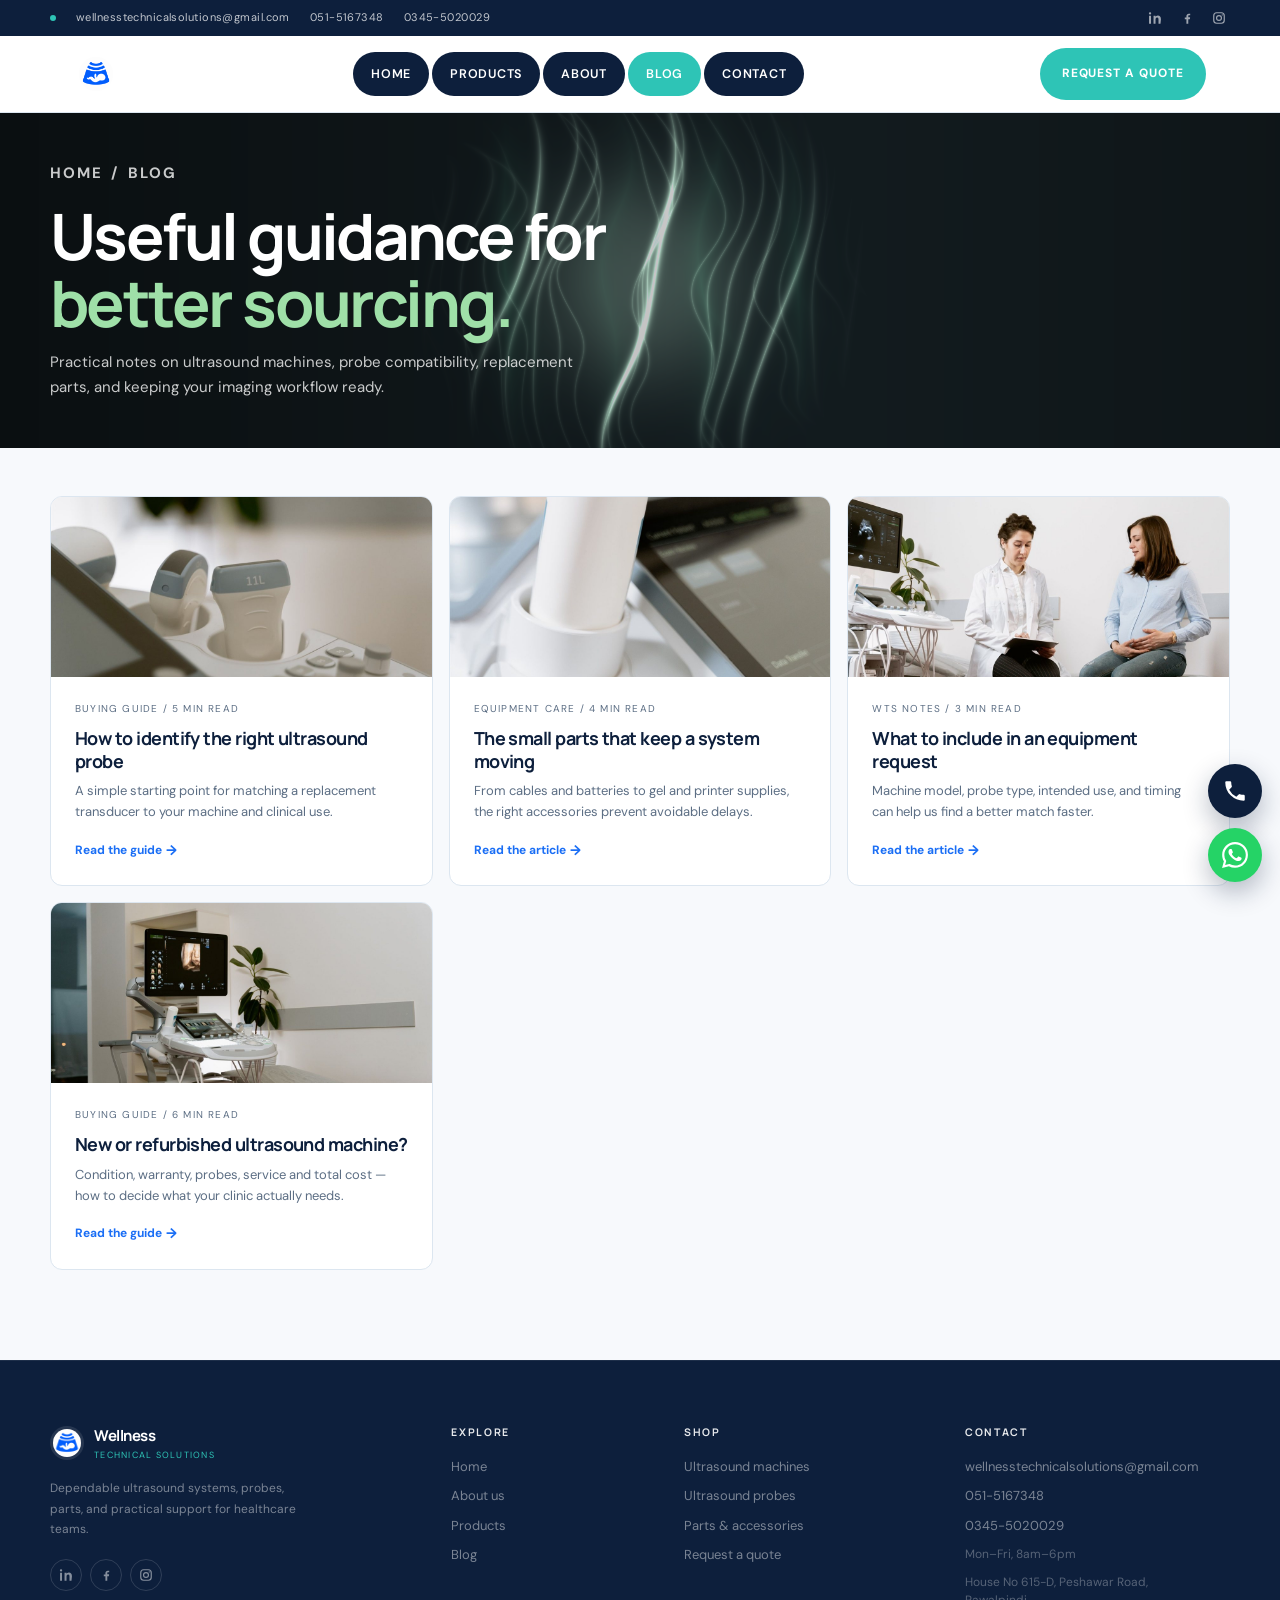
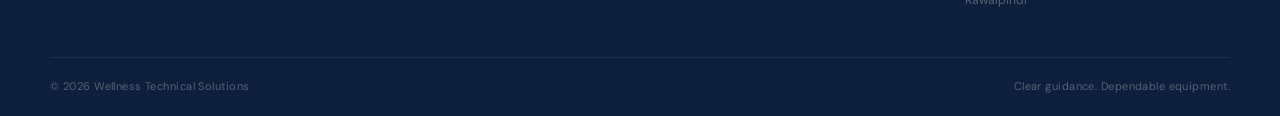
<file: blog.html>
<!doctype html>
<html lang="en">
<head>
  <meta charset="UTF-8">
  <meta name="google-site-verification" content="ln1MTrpD6bcORM2o4TqfpPN8yb_F4MUgL1fzC8BlH-0">
  <meta name="viewport" content="width=device-width, initial-scale=1.0">
  <meta name="description" content="Practical guides on ultrasound machines, probes and spare parts for healthcare teams in Pakistan, from the Wellness Technical Solutions team.">
  <title>Ultrasound Blog | Wellness Technical Solutions</title>
  <meta name="theme-color" content="#0d1f3c">
  <link rel="canonical" href="https://www.wellnesstechsolutions.pk/blog">
  <meta name="robots" content="index, follow, max-image-preview:large, max-snippet:-1">
  <meta name="author" content="Wellness Technical Solutions">
  <meta name="geo.region" content="PK-PB">
  <meta name="geo.placename" content="Rawalpindi">
  <meta name="geo.position" content="33.5651;73.0169">
  <meta name="ICBM" content="33.5651, 73.0169">
  <link rel="alternate" hreflang="en-pk" href="https://www.wellnesstechsolutions.pk/blog">
  <link rel="alternate" hreflang="x-default" href="https://www.wellnesstechsolutions.pk/blog">
  <link rel="sitemap" type="application/xml" href="/sitemap.xml">
  <link rel="icon" href="favicon.ico" sizes="48x48">
  <link rel="icon" href="favicon.png" type="image/png" sizes="64x64">
  <link rel="apple-touch-icon" href="apple-touch-icon.png">
  <meta property="og:type" content="website">
  <meta property="og:site_name" content="Wellness Technical Solutions">
  <meta property="og:locale" content="en_PK">
  <meta property="og:title" content="Ultrasound Blog | Wellness Technical Solutions">
  <meta property="og:description" content="Practical guides on ultrasound machines, probes and spare parts for healthcare teams in Pakistan, from the Wellness Technical Solutions team.">
  <meta property="og:url" content="https://www.wellnesstechsolutions.pk/blog">
  <meta property="og:image" content="https://www.wellnesstechsolutions.pk/assets/og-cover.jpg">
  <meta property="og:image:width" content="1200">
  <meta property="og:image:height" content="630">
  <meta property="og:image:alt" content="Wellness Technical Solutions - ultrasound systems, probes, parts and accessories">
  <meta name="twitter:card" content="summary_large_image">
  <meta name="twitter:title" content="Ultrasound Blog | Wellness Technical Solutions">
  <meta name="twitter:description" content="Practical guides on ultrasound machines, probes and spare parts for healthcare teams in Pakistan, from the Wellness Technical Solutions team.">
  <meta name="twitter:image" content="https://www.wellnesstechsolutions.pk/assets/og-cover.jpg">
  <meta name="twitter:image:alt" content="Wellness Technical Solutions - ultrasound systems, probes, parts and accessories">
  <link rel="preconnect" href="https://fonts.googleapis.com">
  <link rel="preconnect" href="https://fonts.gstatic.com" crossorigin>
  <link href="https://fonts.googleapis.com/css2?family=DM+Sans:ital,opsz,wght@0,9..40,400;0,9..40,500;0,9..40,600;0,9..40,700;1,9..40,400&family=Manrope:wght@700;800&display=swap" rel="stylesheet">
  <link rel="stylesheet" href="styles.css">
  <link rel="stylesheet" href="pillnav.css">
  <script src="https://cdnjs.cloudflare.com/ajax/libs/gsap/3.12.5/gsap.min.js" defer></script>
  <script type="application/ld+json">{"@context":"https://schema.org","@type":"Organization","@id":"https://www.wellnesstechsolutions.pk/#organization","name":"Wellness Technical Solutions","alternateName":["WTS","Wellness Tech Solutions"],"url":"https://www.wellnesstechsolutions.pk/","logo":{"@type":"ImageObject","url":"https://www.wellnesstechsolutions.pk/assets/logo.png","width":256,"height":256},"description":"Supplier of dependable ultrasound systems, probes, parts, and accessories for healthcare teams.","email":"wellnesstechnicalsolutions@gmail.com","telephone":"+92 51 5167348","address":{"@type":"PostalAddress","streetAddress":"House No 615-D, Ground Portion, Near Muhammadi Masjid, Lane No. 05, Peshawar Road","addressLocality":"Rawalpindi","addressRegion":"Punjab","addressCountry":"PK"},"contactPoint":[{"@type":"ContactPoint","contactType":"Sales and support","email":"wellnesstechnicalsolutions@gmail.com","telephone":"+92 51 5167348","availableLanguage":["en"],"hoursAvailable":{"@type":"OpeningHoursSpecification","dayOfWeek":["Monday","Tuesday","Wednesday","Thursday","Friday"],"opens":"08:00","closes":"18:00"}},{"@type":"ContactPoint","contactType":"Sales and support","telephone":"+92 345 5020029","areaServed":"PK"}],"geo":{"@type":"GeoCoordinates","latitude":33.5651,"longitude":73.0169},"areaServed":{"@type":"Country","name":"Pakistan"},"sameAs":["https://www.linkedin.com/company/wellness-technical-solutions","https://www.facebook.com/profile.php?id=61593964842309","https://www.instagram.com/wellnesstechnicalsolutions"]}</script>
  <script type="application/ld+json">{"@context":"https://schema.org","@type":"WebSite","@id":"https://www.wellnesstechsolutions.pk/#website","url":"https://www.wellnesstechsolutions.pk/","name":"Wellness Technical Solutions","alternateName":["WTS","Wellness Tech Solutions"],"inLanguage":"en","publisher":{"@id":"https://www.wellnesstechsolutions.pk/#organization"}}</script>
  <script type="application/ld+json">{"@context":"https://schema.org","@type":"BreadcrumbList","itemListElement":[{"@type":"ListItem","position":1,"name":"Home","item":"https://www.wellnesstechsolutions.pk/"},{"@type":"ListItem","position":2,"name":"Blog","item":"https://www.wellnesstechsolutions.pk/blog"}]}</script>
  <script type="application/ld+json">{"@context":"https://schema.org","@type":"Blog","@id":"https://www.wellnesstechsolutions.pk/blog#blog","url":"https://www.wellnesstechsolutions.pk/blog","name":"Wellness Technical Solutions Blog","description":"Practical guides on ultrasound machines, probes and spare parts for healthcare teams in Pakistan, from the Wellness Technical Solutions team.","inLanguage":"en","publisher":{"@id":"https://www.wellnesstechsolutions.pk/#organization"},"blogPost":[{"@type":"BlogPosting","headline":"How to identify the right ultrasound probe","url":"https://www.wellnesstechsolutions.pk/blog-probe-guide","datePublished":"2026-09-16","dateModified":"2026-10-12","description":"A simple starting point for matching a replacement transducer to your machine and clinical use.","image":"https://www.wellnesstechsolutions.pk/assets/blog/probe-guide.jpg"},{"@type":"BlogPosting","headline":"The small parts that keep a system moving","url":"https://www.wellnesstechsolutions.pk/blog-system-parts","datePublished":"2026-09-09","dateModified":"2026-10-12","description":"From cables and batteries to gel and printer supplies, the right accessories prevent avoidable delays.","image":"https://www.wellnesstechsolutions.pk/assets/blog/system-parts.jpg"},{"@type":"BlogPosting","headline":"What to include in an equipment request","url":"https://www.wellnesstechsolutions.pk/blog-equipment-request","datePublished":"2026-09-02","dateModified":"2026-10-12","description":"Machine model, probe type, intended use, and timing can help us find a better match faster.","image":"https://www.wellnesstechsolutions.pk/assets/blog/equipment-request.jpg"},{"@type":"BlogPosting","headline":"New or refurbished ultrasound machine? What to consider","url":"https://www.wellnesstechsolutions.pk/blog-new-vs-refurbished","datePublished":"2026-10-12","dateModified":"2026-10-12","description":"Condition, warranty, probes, service and total cost — how to decide between new and refurbished for your clinic.","image":"https://www.wellnesstechsolutions.pk/assets/blog/new-vs-refurbished.jpg"}]}</script>
</head>
<body>

  <a class="skip-link" href="#top">Skip to content</a>

  <div class="announcement">
    <div class="announcement-contact">
      <span class="status-dot"></span>
      <a href="mailto:wellnesstechnicalsolutions@gmail.com">wellnesstechnicalsolutions@gmail.com</a>
      <a href="tel:+92515167348">051-5167348</a> <a href="tel:+923455020029">0345-5020029</a>
    </div>
    <div class="announcement-socials" aria-label="Social media links">
      <a href="https://www.linkedin.com/company/wellness-technical-solutions" aria-label="LinkedIn" target="_blank" rel="noopener noreferrer"><svg viewBox="0 0 24 24" aria-hidden="true"><path d="M5.2 8.2H1.8V22h3.4V8.2ZM3.5 2A2 2 0 1 0 3.5 6a2 2 0 0 0 0-4ZM22.2 14.1c0-4.2-2.2-6.2-5.2-6.2-2.4 0-3.5 1.3-4.1 2.2V8.2H9.5V22h3.4v-7.1c0-1.9.4-3.8 2.8-3.8 2.3 0 2.3 2.1 2.3 3.9V22h3.4l.8-7.9Z"/></svg></a>
      <a href="https://www.facebook.com/profile.php?id=61593964842309" aria-label="Facebook" target="_blank" rel="noopener noreferrer"><svg viewBox="0 0 24 24" aria-hidden="true"><path d="M14.2 22v-8h2.7l.4-3.1h-3.1v-2c0-.9.3-1.5 1.6-1.5h1.7V4.6c-.3 0-1.3-.1-2.4-.1-2.4 0-4.1 1.5-4.1 4.2v2.3H8.2V14H11v8h3.2Z"/></svg></a>
      <a href="https://www.instagram.com/wellnesstechnicalsolutions" aria-label="Instagram" target="_blank" rel="noopener noreferrer"><svg viewBox="0 0 24 24" aria-hidden="true"><rect x="3" y="3" width="18" height="18" rx="5"/><circle cx="12" cy="12" r="4.2"/><circle cx="17.5" cy="6.7" r="1" class="social-dot"/></svg></a>
    </div>
  </div>

  <div class="pill-nav-container">
    <nav class="pill-nav" style="--base: #fff; --pill-bg: #0d1f3c; --hover-text: #0d1f3c; --pill-text: #fff;">
      <a class="pill-logo" href="/" aria-label="Home">
        <img src="assets/logo.png" width="256" height="256" alt="Wellness Technical Solutions logo">
      </a>
      <div class="pill-nav-items desktop-only">
        <ul class="pill-list" role="menubar">
          <li role="none"><a role="menuitem" href="/" class="pill" aria-label="Home"><span class="hover-circle" aria-hidden="true"></span><span class="label-stack"><span class="pill-label">Home</span><span class="pill-label-hover" aria-hidden="true">Home</span></span></a></li>
          <li role="none"><a role="menuitem" href="/products" class="pill" aria-label="Products"><span class="hover-circle" aria-hidden="true"></span><span class="label-stack"><span class="pill-label">Products</span><span class="pill-label-hover" aria-hidden="true">Products</span></span></a></li>
          <li role="none"><a role="menuitem" href="/about" class="pill" aria-label="About"><span class="hover-circle" aria-hidden="true"></span><span class="label-stack"><span class="pill-label">About</span><span class="pill-label-hover" aria-hidden="true">About</span></span></a></li>
          <li role="none"><a role="menuitem" href="/blog" class="pill is-active" aria-label="Blog"><span class="hover-circle" aria-hidden="true"></span><span class="label-stack"><span class="pill-label">Blog</span><span class="pill-label-hover" aria-hidden="true">Blog</span></span></a></li>
          <li role="none"><a role="menuitem" href="/contact" class="pill" aria-label="Contact"><span class="hover-circle" aria-hidden="true"></span><span class="label-stack"><span class="pill-label">Contact</span><span class="pill-label-hover" aria-hidden="true">Contact</span></span></a></li>
        </ul>
      </div>
      <div class="pill-nav-right desktop-only">
        <a href="/contact#quote-form" class="pill-cta-button">Request a quote</a>
      </div>
      <button class="mobile-menu-button mobile-only" aria-label="Toggle menu">
        <span class="hamburger-line"></span>
        <span class="hamburger-line"></span>
      </button>
    </nav>
    <div class="mobile-menu-popover mobile-only">
      <ul class="mobile-menu-list">
        <li><a href="/" class="mobile-menu-link">Home</a></li>
        <li><a href="/products" class="mobile-menu-link">Products</a></li>
        <li><a href="/about" class="mobile-menu-link">About</a></li>
        <li><a href="/blog" class="mobile-menu-link is-active">Blog</a></li>
        <li><a href="/contact" class="mobile-menu-link">Contact</a></li>
      </ul>
    </div>
  </div>

  <main id="top" tabindex="-1">
    <section class="page-hero">
      <p class="breadcrumb"><a href="/">Home</a><span>/</span> Blog</p>
      <h1>Useful guidance for<br><em>better sourcing.</em></h1>
      <p>Practical notes on ultrasound machines, probe compatibility, replacement parts, and keeping your imaging workflow ready.</p>
    </section>

    <section class="blog section-wrap">
      <div class="blog-grid">
        <article class="blog-card reveal">
          <div class="blog-thumb has-image"><img src="assets/blog/probe-guide.jpg" width="1200" height="630" alt="Two ultrasound probes, including a linear 11L transducer, seated in the holders of a system console" loading="lazy"></div>
          <div class="blog-body">
            <span class="blog-meta">Buying guide / 5 min read</span>
            <h2>How to identify the right ultrasound probe</h2>
            <p>A simple starting point for matching a replacement transducer to your machine and clinical use.</p>
            <a class="blog-link" href="/blog-probe-guide">Read the guide <span>→</span></a>
          </div>
        </article>
        <article class="blog-card reveal reveal-delay-1">
          <div class="blog-thumb has-image"><img src="assets/blog/system-parts.jpg" width="1200" height="630" alt="Close-up of the gel bottle holder and control panel on an ultrasound system" loading="lazy"></div>
          <div class="blog-body">
            <span class="blog-meta">Equipment care / 4 min read</span>
            <h2>The small parts that keep a system moving</h2>
            <p>From cables and batteries to gel and printer supplies, the right accessories prevent avoidable delays.</p>
            <a class="blog-link" href="/blog-system-parts">Read the article <span>→</span></a>
          </div>
        </article>
        <article class="blog-card reveal reveal-delay-2">
          <div class="blog-thumb has-image"><img src="assets/blog/equipment-request.jpg" width="1200" height="630" alt="A clinician with a clipboard talking to a patient beside an ultrasound machine" loading="lazy"></div>
          <div class="blog-body">
            <span class="blog-meta">WTS notes / 3 min read</span>
            <h2>What to include in an equipment request</h2>
            <p>Machine model, probe type, intended use, and timing can help us find a better match faster.</p>
            <a class="blog-link" href="/blog-equipment-request">Read the article <span>→</span></a>
          </div>
        </article>
        <article class="blog-card reveal">
          <div class="blog-thumb has-image"><img src="assets/blog/new-vs-refurbished.jpg" width="1200" height="630" alt="A modern ultrasound machine standing in a clinic examination room" loading="lazy"></div>
          <div class="blog-body">
            <span class="blog-meta">Buying guide / 6 min read</span>
            <h2>New or refurbished ultrasound machine?</h2>
            <p>Condition, warranty, probes, service and total cost — how to decide what your clinic actually needs.</p>
            <a class="blog-link" href="/blog-new-vs-refurbished">Read the guide <span>→</span></a>
          </div>
        </article>
      </div>
    </section>
  </main>

  <footer class="site-footer">
    <div class="footer-main">
      <div class="footer-brand-block">
        <a class="footer-brand" href="/">
          <img src="assets/logo.png" width="256" height="256" alt="">
          <span><strong>Wellness</strong><small>Technical Solutions</small></span>
        </a>
        <p>Dependable ultrasound systems, probes, parts, and practical support for healthcare teams.</p>
        <div class="footer-socials">
          <a href="https://www.linkedin.com/company/wellness-technical-solutions" aria-label="LinkedIn" target="_blank" rel="noopener noreferrer"><svg viewBox="0 0 24 24" aria-hidden="true"><path d="M5.2 8.2H1.8V22h3.4V8.2ZM3.5 2A2 2 0 1 0 3.5 6a2 2 0 0 0 0-4ZM22.2 14.1c0-4.2-2.2-6.2-5.2-6.2-2.4 0-3.5 1.3-4.1 2.2V8.2H9.5V22h3.4v-7.1c0-1.9.4-3.8 2.8-3.8 2.3 0 2.3 2.1 2.3 3.9V22h3.4l.8-7.9Z"/></svg></a>
          <a href="https://www.facebook.com/profile.php?id=61593964842309" aria-label="Facebook" target="_blank" rel="noopener noreferrer"><svg viewBox="0 0 24 24" aria-hidden="true"><path d="M14.2 22v-8h2.7l.4-3.1h-3.1v-2c0-.9.3-1.5 1.6-1.5h1.7V4.6c-.3 0-1.3-.1-2.4-.1-2.4 0-4.1 1.5-4.1 4.2v2.3H8.2V14H11v8h3.2Z"/></svg></a>
          <a href="https://www.instagram.com/wellnesstechnicalsolutions" aria-label="Instagram" target="_blank" rel="noopener noreferrer"><svg viewBox="0 0 24 24" aria-hidden="true"><rect x="3" y="3" width="18" height="18" rx="5"/><circle cx="12" cy="12" r="4.2"/><circle cx="17.5" cy="6.7" r="1" class="social-dot"/></svg></a>
        </div>
      </div>
      <div class="footer-column">
        <h3>Explore</h3>
        <a href="/">Home</a>
        <a href="/about">About us</a>
        <a href="/products">Products</a>
        <a href="/blog">Blog</a>
      </div>
      <div class="footer-column">
        <h3>Shop</h3>
        <a href="/products">Ultrasound machines</a>
        <a href="/products">Ultrasound probes</a>
        <a href="/products">Parts &amp; accessories</a>
        <a href="/contact#quote-form">Request a quote</a>
      </div>
      <div class="footer-column footer-contact">
        <h3>Contact</h3>
        <a href="mailto:wellnesstechnicalsolutions@gmail.com">wellnesstechnicalsolutions@gmail.com</a>
        <a href="tel:+92515167348">051-5167348</a> <a href="tel:+923455020029">0345-5020029</a>
        <span>Mon&ndash;Fri, 8am&ndash;6pm</span>
        <span>House No 615-D, Peshawar Road, Rawalpindi</span>
      </div>
    </div>
    <div class="footer-bottom">
      <span>&copy; 2026 Wellness Technical Solutions</span>
      <span>Clear guidance. Dependable equipment.</span>
    </div>
  </footer>


  <div class="mobile-cta mobile-only" role="region" aria-label="Quick actions">
    <a class="button button-outline" href="/products">Browse products</a>
    <a class="button button-primary" href="/contact#quote-form">Request a quote</a>
  </div>

  <script src="script.js"></script>
  <script src="pillnav.js"></script>
  <div class="floating-contact" aria-label="Quick contact">
    <a class="float-btn float-call" href="tel:+92515167348" aria-label="Call Wellness Technical Solutions">
      <svg viewBox="0 0 24 24" aria-hidden="true"><path d="M6.62 10.79a15.05 15.05 0 0 0 6.59 6.59l2.2-2.2a1 1 0 0 1 1.02-.24 11.36 11.36 0 0 0 3.57.57 1 1 0 0 1 1 1V20a1 1 0 0 1-1 1A17 17 0 0 1 3 4a1 1 0 0 1 1-1h3.5a1 1 0 0 1 1 1 11.36 11.36 0 0 0 .57 3.57 1 1 0 0 1-.24 1.02l-2.2 2.2z"/></svg>
    </a>
    <a class="float-btn float-whatsapp" href="https://wa.me/923455020029?text=Hello%20WTS%2C%20I%27d%20like%20to%20ask%20about%20ultrasound%20equipment." target="_blank" rel="noopener noreferrer" aria-label="Chat with Wellness Technical Solutions on WhatsApp">
      <svg viewBox="0 0 24 24" aria-hidden="true"><path d="M17.472 14.382c-.297-.149-1.758-.867-2.03-.967-.273-.099-.471-.148-.67.15-.197.297-.767.966-.94 1.164-.173.199-.347.223-.644.075-.297-.15-1.255-.463-2.39-1.475-.883-.788-1.48-1.761-1.653-2.059-.173-.297-.018-.458.13-.606.134-.133.298-.347.446-.52.149-.174.198-.298.298-.497.099-.198.05-.371-.025-.52-.075-.149-.669-1.612-.916-2.207-.242-.579-.487-.5-.669-.51a12.8 12.8 0 0 0-.57-.01c-.198 0-.52.074-.792.372-.272.297-1.04 1.016-1.04 2.479 0 1.462 1.065 2.875 1.213 3.074.149.198 2.096 3.2 5.077 4.487.709.306 1.262.489 1.694.625.712.227 1.36.195 1.871.118.571-.085 1.758-.719 2.006-1.413.248-.694.248-1.289.173-1.413-.074-.124-.272-.198-.57-.347M12.05 21.785h-.004a9.87 9.87 0 0 1-5.031-1.378l-.361-.214-3.741.982.998-3.648-.235-.374a9.86 9.86 0 0 1-1.51-5.26c.001-5.45 4.436-9.884 9.888-9.884 2.64 0 5.122 1.03 6.988 2.898a9.825 9.825 0 0 1 2.893 6.994c-.003 5.45-4.437 9.884-9.885 9.884m8.413-18.297A11.815 11.815 0 0 0 12.05 0C5.495 0 .16 5.335.157 11.892c0 2.096.547 4.142 1.588 5.945L.057 24l6.305-1.654a11.882 11.882 0 0 0 5.683 1.448h.005c6.554 0 11.89-5.335 11.893-11.893a11.821 11.821 0 0 0-3.48-8.413Z"/></svg>
    </a>
  </div>
</body>
</html>
</file>
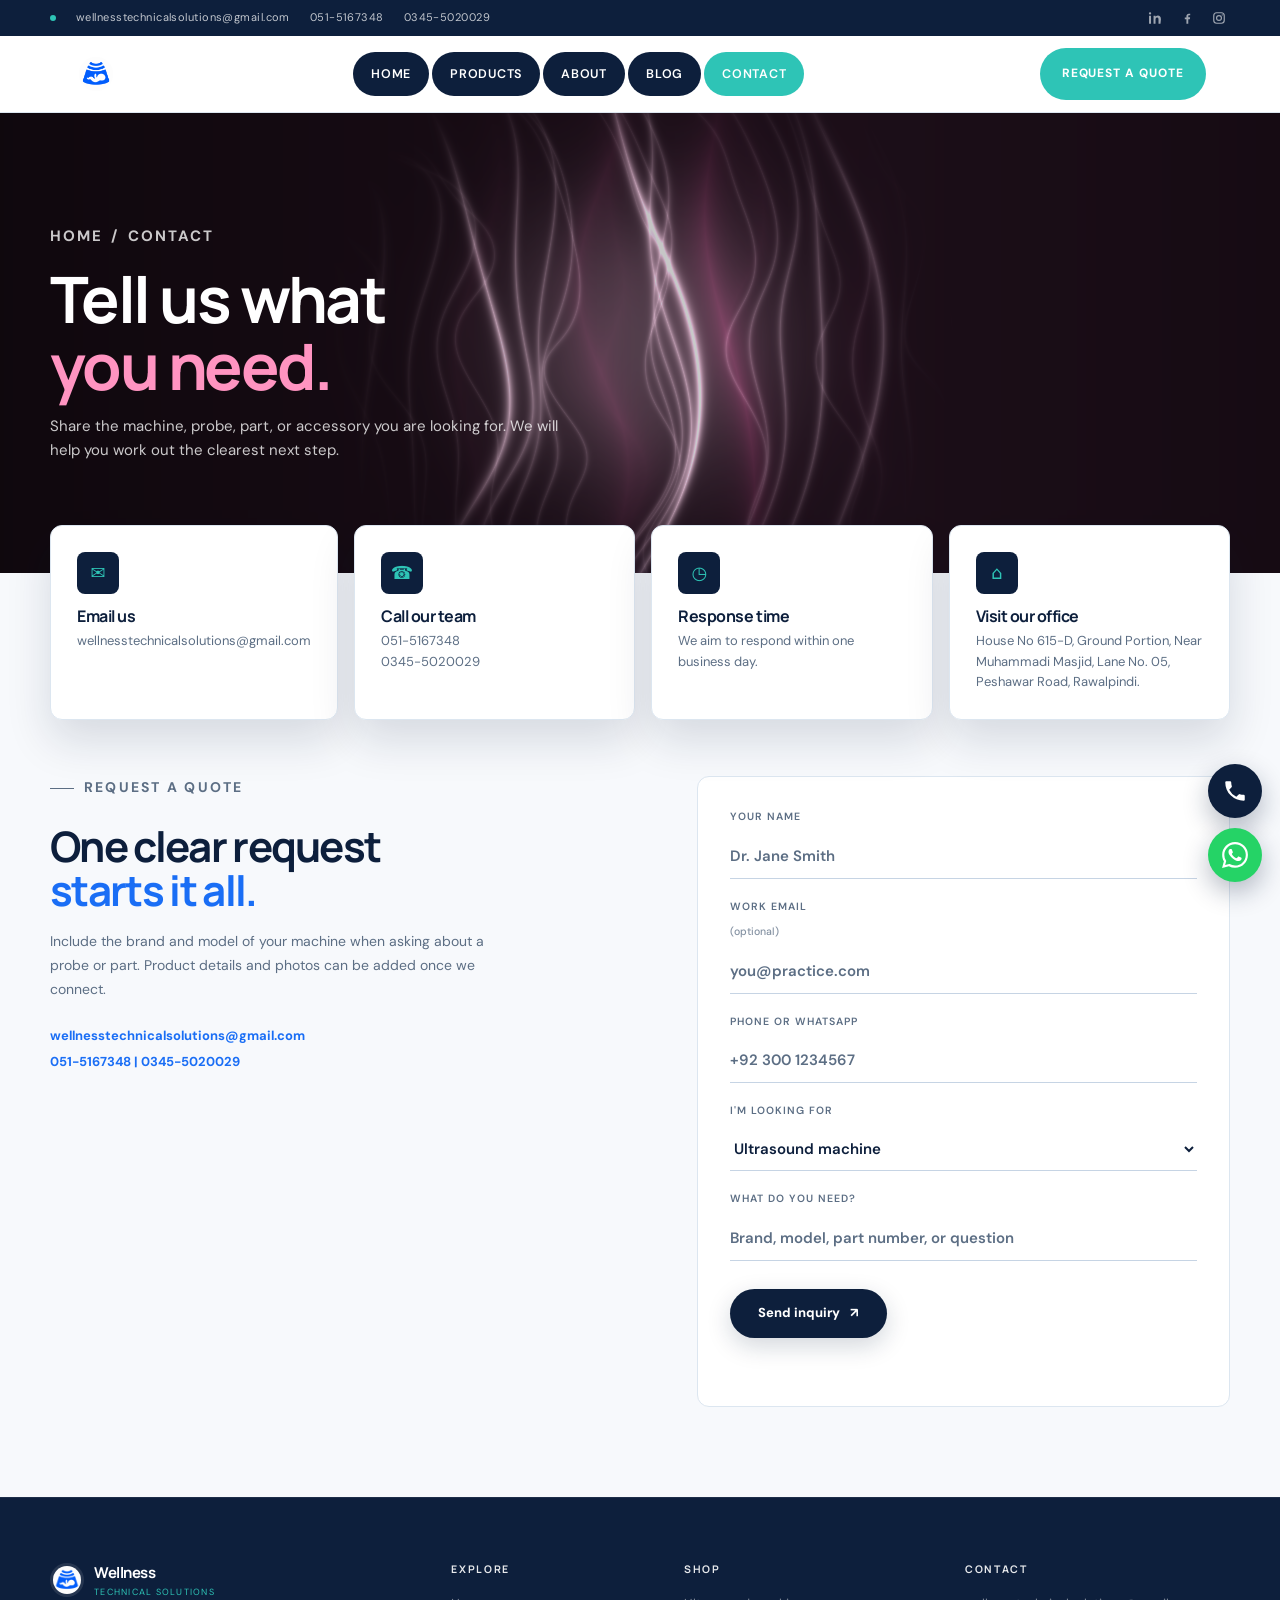
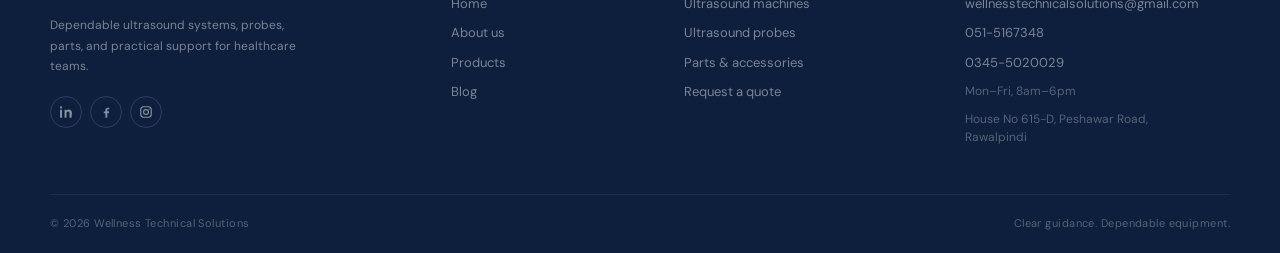
<file: contact.html>
<!doctype html>
<html lang="en">
<head>
  <meta charset="UTF-8">
  <meta name="google-site-verification" content="ln1MTrpD6bcORM2o4TqfpPN8yb_F4MUgL1fzC8BlH-0">
  <meta name="viewport" content="width=device-width, initial-scale=1.0">
  <meta name="description" content="Contact Wellness Technical Solutions in Rawalpindi — call 051-5167348, WhatsApp 0345-5020029 or request a quote for ultrasound equipment.">
  <title>Contact Us | Wellness Technical Solutions</title>
  <meta name="theme-color" content="#0d1f3c">
  <link rel="canonical" href="https://www.wellnesstechsolutions.pk/contact">
  <meta name="robots" content="index, follow, max-image-preview:large, max-snippet:-1">
  <meta name="author" content="Wellness Technical Solutions">
  <meta name="geo.region" content="PK-PB">
  <meta name="geo.placename" content="Rawalpindi">
  <meta name="geo.position" content="33.5651;73.0169">
  <meta name="ICBM" content="33.5651, 73.0169">
  <link rel="alternate" hreflang="en-pk" href="https://www.wellnesstechsolutions.pk/contact">
  <link rel="alternate" hreflang="x-default" href="https://www.wellnesstechsolutions.pk/contact">
  <link rel="sitemap" type="application/xml" href="/sitemap.xml">
  <link rel="icon" href="favicon.ico" sizes="48x48">
  <link rel="icon" href="favicon.png" type="image/png" sizes="64x64">
  <link rel="apple-touch-icon" href="apple-touch-icon.png">
  <meta property="og:type" content="website">
  <meta property="og:site_name" content="Wellness Technical Solutions">
  <meta property="og:locale" content="en_PK">
  <meta property="og:title" content="Contact Us | Wellness Technical Solutions">
  <meta property="og:description" content="Contact Wellness Technical Solutions in Rawalpindi — call 051-5167348, WhatsApp 0345-5020029 or request a quote for ultrasound equipment.">
  <meta property="og:url" content="https://www.wellnesstechsolutions.pk/contact">
  <meta property="og:image" content="https://www.wellnesstechsolutions.pk/assets/og-cover.jpg">
  <meta property="og:image:width" content="1200">
  <meta property="og:image:height" content="630">
  <meta property="og:image:alt" content="Wellness Technical Solutions - ultrasound systems, probes, parts and accessories">
  <meta name="twitter:card" content="summary_large_image">
  <meta name="twitter:title" content="Contact Us | Wellness Technical Solutions">
  <meta name="twitter:description" content="Contact Wellness Technical Solutions in Rawalpindi — call 051-5167348, WhatsApp 0345-5020029 or request a quote for ultrasound equipment.">
  <meta name="twitter:image" content="https://www.wellnesstechsolutions.pk/assets/og-cover.jpg">
  <meta name="twitter:image:alt" content="Wellness Technical Solutions - ultrasound systems, probes, parts and accessories">
  <link rel="preconnect" href="https://fonts.googleapis.com">
  <link rel="preconnect" href="https://fonts.gstatic.com" crossorigin>
  <link href="https://fonts.googleapis.com/css2?family=DM+Sans:ital,opsz,wght@0,9..40,400;0,9..40,500;0,9..40,600;0,9..40,700;1,9..40,400&family=Manrope:wght@700;800&display=swap" rel="stylesheet">
  <link rel="stylesheet" href="styles.css">
  <link rel="stylesheet" href="pillnav.css">
  <script src="https://cdnjs.cloudflare.com/ajax/libs/gsap/3.12.5/gsap.min.js" defer></script>
  <script type="application/ld+json">{"@context":"https://schema.org","@type":"Organization","@id":"https://www.wellnesstechsolutions.pk/#organization","name":"Wellness Technical Solutions","alternateName":["WTS","Wellness Tech Solutions"],"url":"https://www.wellnesstechsolutions.pk/","logo":{"@type":"ImageObject","url":"https://www.wellnesstechsolutions.pk/assets/logo.png","width":256,"height":256},"description":"Supplier of dependable ultrasound systems, probes, parts, and accessories for healthcare teams.","email":"wellnesstechnicalsolutions@gmail.com","telephone":"+92 51 5167348","address":{"@type":"PostalAddress","streetAddress":"House No 615-D, Ground Portion, Near Muhammadi Masjid, Lane No. 05, Peshawar Road","addressLocality":"Rawalpindi","addressRegion":"Punjab","addressCountry":"PK"},"contactPoint":[{"@type":"ContactPoint","contactType":"Sales and support","email":"wellnesstechnicalsolutions@gmail.com","telephone":"+92 51 5167348","availableLanguage":["en"],"hoursAvailable":{"@type":"OpeningHoursSpecification","dayOfWeek":["Monday","Tuesday","Wednesday","Thursday","Friday"],"opens":"08:00","closes":"18:00"}},{"@type":"ContactPoint","contactType":"Sales and support","telephone":"+92 345 5020029","areaServed":"PK"}],"geo":{"@type":"GeoCoordinates","latitude":33.5651,"longitude":73.0169},"areaServed":{"@type":"Country","name":"Pakistan"},"sameAs":["https://www.linkedin.com/company/wellness-technical-solutions","https://www.facebook.com/profile.php?id=61593964842309","https://www.instagram.com/wellnesstechnicalsolutions"]}</script>
  <script type="application/ld+json">{"@context":"https://schema.org","@type":"WebSite","@id":"https://www.wellnesstechsolutions.pk/#website","url":"https://www.wellnesstechsolutions.pk/","name":"Wellness Technical Solutions","alternateName":["WTS","Wellness Tech Solutions"],"inLanguage":"en","publisher":{"@id":"https://www.wellnesstechsolutions.pk/#organization"}}</script>
  <script type="application/ld+json">{"@context":"https://schema.org","@type":"BreadcrumbList","itemListElement":[{"@type":"ListItem","position":1,"name":"Home","item":"https://www.wellnesstechsolutions.pk/"},{"@type":"ListItem","position":2,"name":"Contact","item":"https://www.wellnesstechsolutions.pk/contact"}]}</script>
  <script type="application/ld+json">{"@context":"https://schema.org","@type":"ContactPage","@id":"https://www.wellnesstechsolutions.pk/contact#webpage","url":"https://www.wellnesstechsolutions.pk/contact","name":"Contact Wellness Technical Solutions","description":"Contact Wellness Technical Solutions in Rawalpindi — call 051-5167348, WhatsApp 0345-5020029 or request a quote for ultrasound equipment.","inLanguage":"en","mainEntity":{"@id":"https://www.wellnesstechsolutions.pk/#organization"}}</script>
</head>
<body>

  <a class="skip-link" href="#top">Skip to content</a>

  <div class="announcement">
    <div class="announcement-contact">
      <span class="status-dot"></span>
      <a href="mailto:wellnesstechnicalsolutions@gmail.com">wellnesstechnicalsolutions@gmail.com</a>
      <a href="tel:+92515167348">051-5167348</a> <a href="tel:+923455020029">0345-5020029</a>
    </div>
    <div class="announcement-socials" aria-label="Social media links">
      <a href="https://www.linkedin.com/company/wellness-technical-solutions" aria-label="LinkedIn" target="_blank" rel="noopener noreferrer"><svg viewBox="0 0 24 24" aria-hidden="true"><path d="M5.2 8.2H1.8V22h3.4V8.2ZM3.5 2A2 2 0 1 0 3.5 6a2 2 0 0 0 0-4ZM22.2 14.1c0-4.2-2.2-6.2-5.2-6.2-2.4 0-3.5 1.3-4.1 2.2V8.2H9.5V22h3.4v-7.1c0-1.9.4-3.8 2.8-3.8 2.3 0 2.3 2.1 2.3 3.9V22h3.4l.8-7.9Z"/></svg></a>
      <a href="https://www.facebook.com/profile.php?id=61593964842309" aria-label="Facebook" target="_blank" rel="noopener noreferrer"><svg viewBox="0 0 24 24" aria-hidden="true"><path d="M14.2 22v-8h2.7l.4-3.1h-3.1v-2c0-.9.3-1.5 1.6-1.5h1.7V4.6c-.3 0-1.3-.1-2.4-.1-2.4 0-4.1 1.5-4.1 4.2v2.3H8.2V14H11v8h3.2Z"/></svg></a>
      <a href="https://www.instagram.com/wellnesstechnicalsolutions" aria-label="Instagram" target="_blank" rel="noopener noreferrer"><svg viewBox="0 0 24 24" aria-hidden="true"><rect x="3" y="3" width="18" height="18" rx="5"/><circle cx="12" cy="12" r="4.2"/><circle cx="17.5" cy="6.7" r="1" class="social-dot"/></svg></a>
    </div>
  </div>

  <div class="pill-nav-container">
    <nav class="pill-nav" style="--base: #fff; --pill-bg: #0d1f3c; --hover-text: #0d1f3c; --pill-text: #fff;">
      <a class="pill-logo" href="/" aria-label="Home">
        <img src="assets/logo.png" width="256" height="256" alt="Wellness Technical Solutions logo">
      </a>
      <div class="pill-nav-items desktop-only">
        <ul class="pill-list" role="menubar">
          <li role="none"><a role="menuitem" href="/" class="pill" aria-label="Home"><span class="hover-circle" aria-hidden="true"></span><span class="label-stack"><span class="pill-label">Home</span><span class="pill-label-hover" aria-hidden="true">Home</span></span></a></li>
          <li role="none"><a role="menuitem" href="/products" class="pill" aria-label="Products"><span class="hover-circle" aria-hidden="true"></span><span class="label-stack"><span class="pill-label">Products</span><span class="pill-label-hover" aria-hidden="true">Products</span></span></a></li>
          <li role="none"><a role="menuitem" href="/about" class="pill" aria-label="About"><span class="hover-circle" aria-hidden="true"></span><span class="label-stack"><span class="pill-label">About</span><span class="pill-label-hover" aria-hidden="true">About</span></span></a></li>
          <li role="none"><a role="menuitem" href="/blog" class="pill" aria-label="Blog"><span class="hover-circle" aria-hidden="true"></span><span class="label-stack"><span class="pill-label">Blog</span><span class="pill-label-hover" aria-hidden="true">Blog</span></span></a></li>
          <li role="none"><a role="menuitem" href="/contact" class="pill is-active" aria-label="Contact"><span class="hover-circle" aria-hidden="true"></span><span class="label-stack"><span class="pill-label">Contact</span><span class="pill-label-hover" aria-hidden="true">Contact</span></span></a></li>
        </ul>
      </div>
      <div class="pill-nav-right desktop-only">
        <a href="/contact#quote-form" class="pill-cta-button">Request a quote</a>
      </div>
      <button class="mobile-menu-button mobile-only" aria-label="Toggle menu">
        <span class="hamburger-line"></span>
        <span class="hamburger-line"></span>
      </button>
    </nav>
    <div class="mobile-menu-popover mobile-only">
      <ul class="mobile-menu-list">
        <li><a href="/" class="mobile-menu-link">Home</a></li>
        <li><a href="/products" class="mobile-menu-link">Products</a></li>
        <li><a href="/about" class="mobile-menu-link">About</a></li>
        <li><a href="/blog" class="mobile-menu-link">Blog</a></li>
        <li><a href="/contact" class="mobile-menu-link is-active">Contact</a></li>
      </ul>
    </div>
  </div>

  <main id="top" tabindex="-1">
    <section class="page-hero contact-hero">
      <p class="breadcrumb"><a href="/">Home</a><span>/</span> Contact</p>
      <h1>Tell us what<br><em>you need.</em></h1>
      <p>Share the machine, probe, part, or accessory you are looking for. We will help you work out the clearest next step.</p>
    </section>

    <section class="contact-page section-wrap">
      <div class="contact-info">
        <article class="info-card reveal">
          <div class="info-icon">✉</div>
          <h2>Email us</h2>
          <p><a href="mailto:wellnesstechnicalsolutions@gmail.com">wellnesstechnicalsolutions@gmail.com</a></p>
        </article>
        <article class="info-card reveal reveal-delay-1">
          <div class="info-icon">☎</div>
          <h2>Call our team</h2>
          <p><a href="tel:+92515167348">051-5167348</a><br><a href="tel:+923455020029">0345-5020029</a></p>
        </article>
        <article class="info-card reveal reveal-delay-2">
          <div class="info-icon">◷</div>
          <h2>Response time</h2>
          <p>We aim to respond within one business day.</p>
        </article>
        <article class="info-card reveal">
          <div class="info-icon">&#8962;</div>
          <h2>Visit our office</h2>
          <p>House No 615-D, Ground Portion, Near Muhammadi Masjid, Lane No. 05, Peshawar Road, Rawalpindi.</p>
        </article>
      </div>

      <div class="contact-row" id="quote-form">
        <div class="contact-copy2 reveal">
          <p class="eyebrow"><span class="eyebrow-line"></span> Request a quote</p>
          <h2>One clear request<br><em>starts it all.</em></h2>
          <p>Include the brand and model of your machine when asking about a probe or part. Product details and photos can be added once we connect.</p>
          <div class="detail-list">
            <a href="mailto:wellnesstechnicalsolutions@gmail.com">wellnesstechnicalsolutions@gmail.com</a>
            <span>051-5167348 | 0345-5020029</span>
          </div>
        </div>
        <form class="contact-form reveal reveal-delay-1" id="contact-form" action="https://formsubmit.co/wellnesstechnicalsolutions@gmail.com" method="POST">
          <input type="hidden" name="_subject" value="New quote request from wellnesstechsolutions.pk">
          <input type="hidden" name="_template" value="table">
          <input type="hidden" name="_captcha" value="false">
          <input type="hidden" name="_next" value="https://www.wellnesstechsolutions.pk/thank-you">
          <input type="hidden" name="_honey" style="display:none" tabindex="-1" autocomplete="off">
          <label for="name">Your name
            <input id="name" name="name" type="text" placeholder="Dr. Jane Smith" autocomplete="name" required>
          </label>
          <label for="email">Work email <span class="label-hint">(optional)</span>
            <input id="email" name="email" type="email" placeholder="you@practice.com" autocomplete="email">
          </label>
          <label for="phone">Phone or WhatsApp
            <input id="phone" name="phone" type="tel" placeholder="+92 300 1234567" autocomplete="tel" required>
          </label>
          <label for="interest">I'm looking for
            <select id="interest" name="interest">
              <option>Ultrasound machine</option>
              <option>Probe or transducer</option>
              <option>Part or accessory</option>
              <option>Not sure yet</option>
            </select>
          </label>
          <label for="message">What do you need?
            <input id="message" name="message" type="text" placeholder="Brand, model, part number, or question" required>
          </label>
          <button class="button button-primary" type="submit">Send inquiry <span aria-hidden="true">↗</span></button>
          <p class="form-message" aria-live="polite"></p>
        </form>
      </div>
    </section>
  </main>

  <footer class="site-footer">
    <div class="footer-main">
      <div class="footer-brand-block">
        <a class="footer-brand" href="/">
          <img src="assets/logo.png" width="256" height="256" alt="">
          <span><strong>Wellness</strong><small>Technical Solutions</small></span>
        </a>
        <p>Dependable ultrasound systems, probes, parts, and practical support for healthcare teams.</p>
        <div class="footer-socials">
          <a href="https://www.linkedin.com/company/wellness-technical-solutions" aria-label="LinkedIn" target="_blank" rel="noopener noreferrer"><svg viewBox="0 0 24 24" aria-hidden="true"><path d="M5.2 8.2H1.8V22h3.4V8.2ZM3.5 2A2 2 0 1 0 3.5 6a2 2 0 0 0 0-4ZM22.2 14.1c0-4.2-2.2-6.2-5.2-6.2-2.4 0-3.5 1.3-4.1 2.2V8.2H9.5V22h3.4v-7.1c0-1.9.4-3.8 2.8-3.8 2.3 0 2.3 2.1 2.3 3.9V22h3.4l.8-7.9Z"/></svg></a>
          <a href="https://www.facebook.com/profile.php?id=61593964842309" aria-label="Facebook" target="_blank" rel="noopener noreferrer"><svg viewBox="0 0 24 24" aria-hidden="true"><path d="M14.2 22v-8h2.7l.4-3.1h-3.1v-2c0-.9.3-1.5 1.6-1.5h1.7V4.6c-.3 0-1.3-.1-2.4-.1-2.4 0-4.1 1.5-4.1 4.2v2.3H8.2V14H11v8h3.2Z"/></svg></a>
          <a href="https://www.instagram.com/wellnesstechnicalsolutions" aria-label="Instagram" target="_blank" rel="noopener noreferrer"><svg viewBox="0 0 24 24" aria-hidden="true"><rect x="3" y="3" width="18" height="18" rx="5"/><circle cx="12" cy="12" r="4.2"/><circle cx="17.5" cy="6.7" r="1" class="social-dot"/></svg></a>
        </div>
      </div>
      <div class="footer-column">
        <h3>Explore</h3>
        <a href="/">Home</a>
        <a href="/about">About us</a>
        <a href="/products">Products</a>
        <a href="/blog">Blog</a>
      </div>
      <div class="footer-column">
        <h3>Shop</h3>
        <a href="/products">Ultrasound machines</a>
        <a href="/products">Ultrasound probes</a>
        <a href="/products">Parts &amp; accessories</a>
        <a href="/contact#quote-form">Request a quote</a>
      </div>
      <div class="footer-column footer-contact">
        <h3>Contact</h3>
        <a href="mailto:wellnesstechnicalsolutions@gmail.com">wellnesstechnicalsolutions@gmail.com</a>
        <a href="tel:+92515167348">051-5167348</a> <a href="tel:+923455020029">0345-5020029</a>
        <span>Mon&ndash;Fri, 8am&ndash;6pm</span>
        <span>House No 615-D, Peshawar Road, Rawalpindi</span>
      </div>
    </div>
    <div class="footer-bottom">
      <span>&copy; 2026 Wellness Technical Solutions</span>
      <span>Clear guidance. Dependable equipment.</span>
    </div>
  </footer>

  <script src="script.js"></script>
  <script src="pillnav.js"></script>
  <div class="floating-contact" aria-label="Quick contact">
    <a class="float-btn float-call" href="tel:+92515167348" aria-label="Call Wellness Technical Solutions">
      <svg viewBox="0 0 24 24" aria-hidden="true"><path d="M6.62 10.79a15.05 15.05 0 0 0 6.59 6.59l2.2-2.2a1 1 0 0 1 1.02-.24 11.36 11.36 0 0 0 3.57.57 1 1 0 0 1 1 1V20a1 1 0 0 1-1 1A17 17 0 0 1 3 4a1 1 0 0 1 1-1h3.5a1 1 0 0 1 1 1 11.36 11.36 0 0 0 .57 3.57 1 1 0 0 1-.24 1.02l-2.2 2.2z"/></svg>
    </a>
    <a class="float-btn float-whatsapp" href="https://wa.me/923455020029?text=Hello%20WTS%2C%20I%27d%20like%20to%20ask%20about%20ultrasound%20equipment." target="_blank" rel="noopener noreferrer" aria-label="Chat with Wellness Technical Solutions on WhatsApp">
      <svg viewBox="0 0 24 24" aria-hidden="true"><path d="M17.472 14.382c-.297-.149-1.758-.867-2.03-.967-.273-.099-.471-.148-.67.15-.197.297-.767.966-.94 1.164-.173.199-.347.223-.644.075-.297-.15-1.255-.463-2.39-1.475-.883-.788-1.48-1.761-1.653-2.059-.173-.297-.018-.458.13-.606.134-.133.298-.347.446-.52.149-.174.198-.298.298-.497.099-.198.05-.371-.025-.52-.075-.149-.669-1.612-.916-2.207-.242-.579-.487-.5-.669-.51a12.8 12.8 0 0 0-.57-.01c-.198 0-.52.074-.792.372-.272.297-1.04 1.016-1.04 2.479 0 1.462 1.065 2.875 1.213 3.074.149.198 2.096 3.2 5.077 4.487.709.306 1.262.489 1.694.625.712.227 1.36.195 1.871.118.571-.085 1.758-.719 2.006-1.413.248-.694.248-1.289.173-1.413-.074-.124-.272-.198-.57-.347M12.05 21.785h-.004a9.87 9.87 0 0 1-5.031-1.378l-.361-.214-3.741.982.998-3.648-.235-.374a9.86 9.86 0 0 1-1.51-5.26c.001-5.45 4.436-9.884 9.888-9.884 2.64 0 5.122 1.03 6.988 2.898a9.825 9.825 0 0 1 2.893 6.994c-.003 5.45-4.437 9.884-9.885 9.884m8.413-18.297A11.815 11.815 0 0 0 12.05 0C5.495 0 .16 5.335.157 11.892c0 2.096.547 4.142 1.588 5.945L.057 24l6.305-1.654a11.882 11.882 0 0 0 5.683 1.448h.005c6.554 0 11.89-5.335 11.893-11.893a11.821 11.821 0 0 0-3.48-8.413Z"/></svg>
    </a>
  </div>
</body>
</html>
</file>
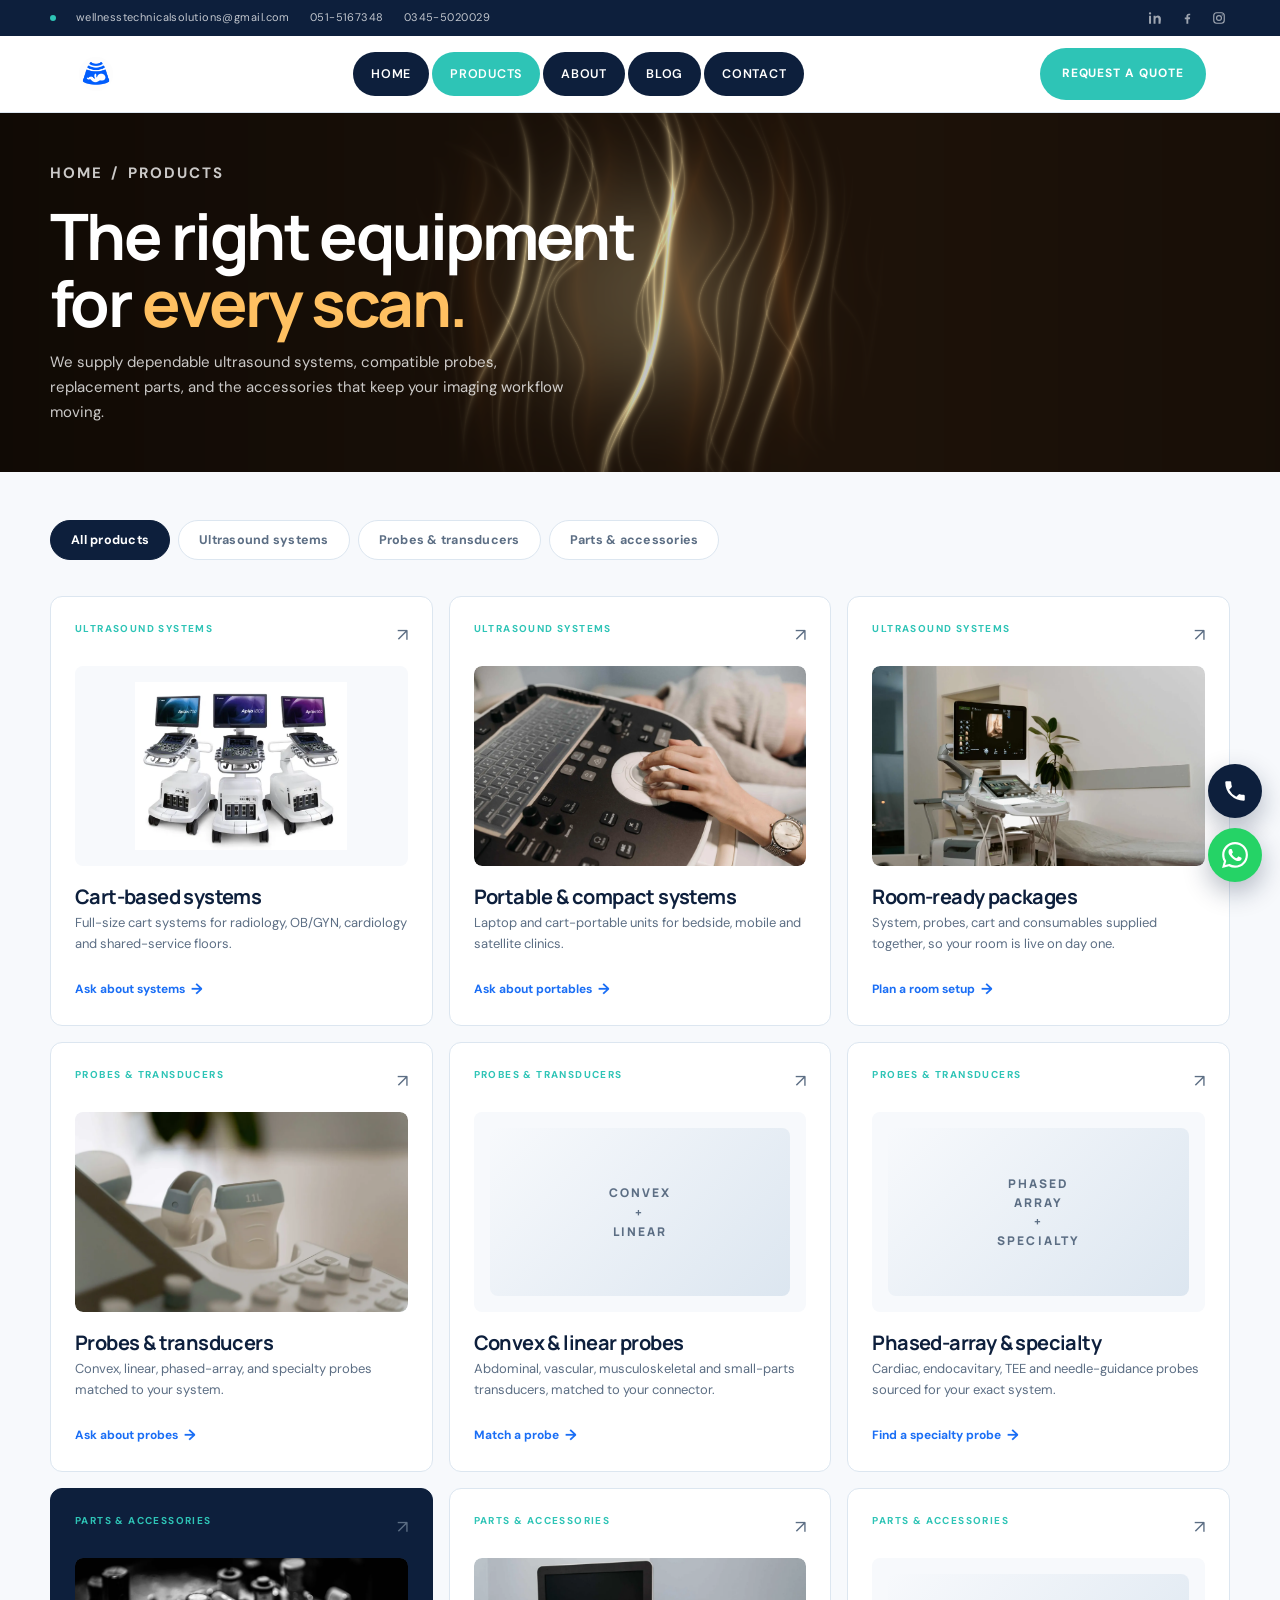
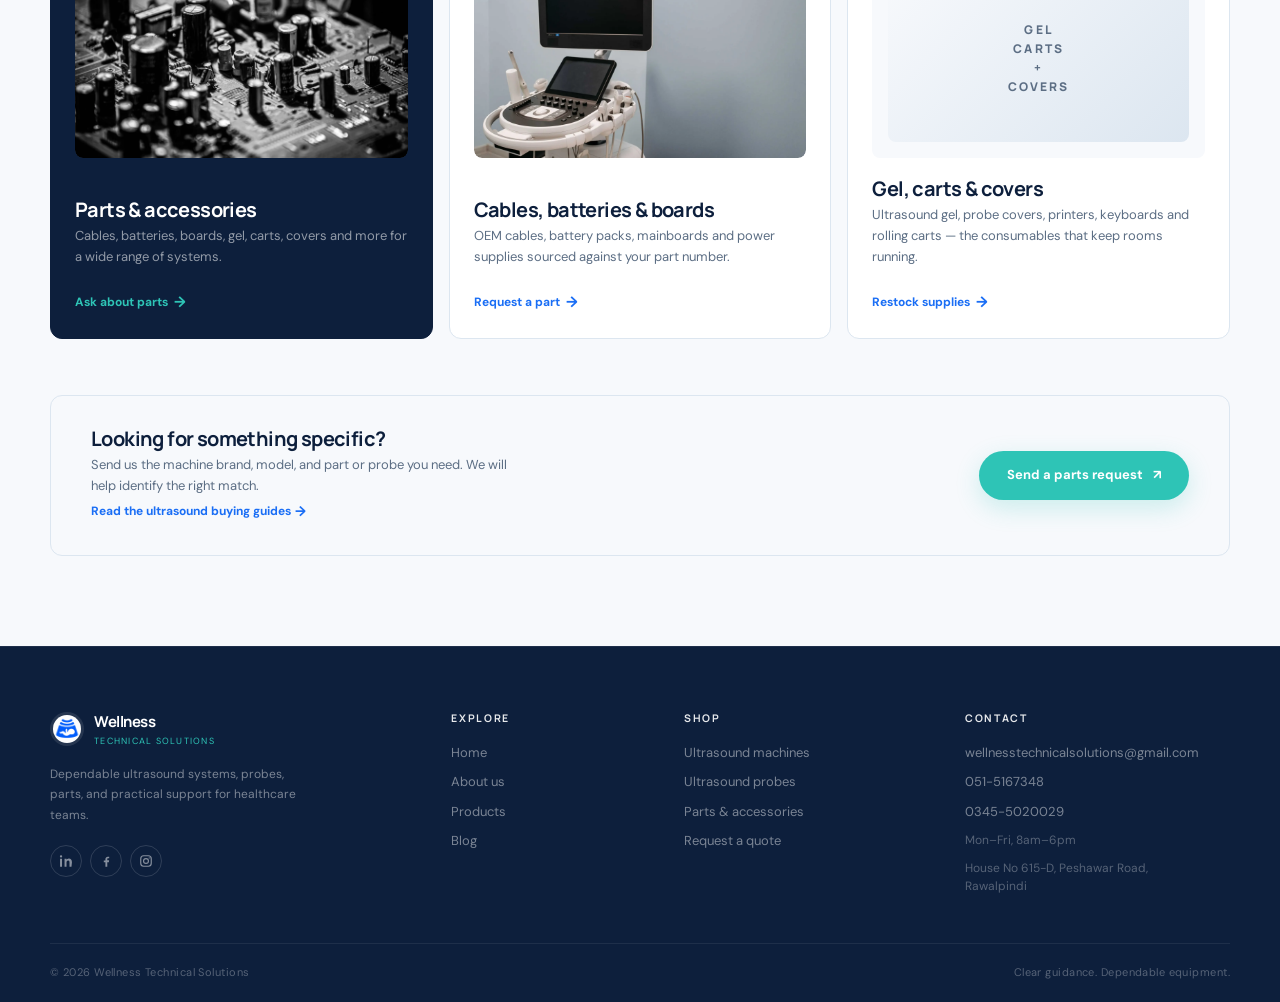
<file: products.html>
<!doctype html>
<html lang="en">
<head>
  <meta charset="UTF-8">
  <meta name="google-site-verification" content="ln1MTrpD6bcORM2o4TqfpPN8yb_F4MUgL1fzC8BlH-0">
  <meta name="viewport" content="width=device-width, initial-scale=1.0">
  <meta name="description" content="Ultrasound machines, probes and spare parts supplied across Pakistan by Wellness Technical Solutions, Rawalpindi — quoted in PKR within one business day.">
  <title>Ultrasound Machines, Probes & Parts | Wellness Technical Solutions</title>
  <meta name="theme-color" content="#0d1f3c">
  <link rel="canonical" href="https://www.wellnesstechsolutions.pk/products">
  <meta name="robots" content="index, follow, max-image-preview:large, max-snippet:-1">
  <meta name="author" content="Wellness Technical Solutions">
  <meta name="geo.region" content="PK-PB">
  <meta name="geo.placename" content="Rawalpindi">
  <meta name="geo.position" content="33.5651;73.0169">
  <meta name="ICBM" content="33.5651, 73.0169">
  <link rel="alternate" hreflang="en-pk" href="https://www.wellnesstechsolutions.pk/products">
  <link rel="alternate" hreflang="x-default" href="https://www.wellnesstechsolutions.pk/products">
  <link rel="sitemap" type="application/xml" href="/sitemap.xml">
  <link rel="icon" href="favicon.ico" sizes="48x48">
  <link rel="icon" href="favicon.png" type="image/png" sizes="64x64">
  <link rel="apple-touch-icon" href="apple-touch-icon.png">
  <meta property="og:type" content="website">
  <meta property="og:site_name" content="Wellness Technical Solutions">
  <meta property="og:locale" content="en_PK">
  <meta property="og:title" content="Ultrasound Machines, Probes & Parts | WTS">
  <meta property="og:description" content="Ultrasound machines, probes and spare parts supplied across Pakistan by Wellness Technical Solutions, Rawalpindi — quoted in PKR within one business day.">
  <meta property="og:url" content="https://www.wellnesstechsolutions.pk/products">
  <meta property="og:image" content="https://www.wellnesstechsolutions.pk/assets/og-cover.jpg">
  <meta property="og:image:width" content="1200">
  <meta property="og:image:height" content="630">
  <meta property="og:image:alt" content="Wellness Technical Solutions - ultrasound systems, probes, parts and accessories">
  <meta name="twitter:card" content="summary_large_image">
  <meta name="twitter:title" content="Ultrasound Machines, Probes & Parts | WTS">
  <meta name="twitter:description" content="Ultrasound machines, probes and spare parts supplied across Pakistan by Wellness Technical Solutions, Rawalpindi — quoted in PKR within one business day.">
  <meta name="twitter:image" content="https://www.wellnesstechsolutions.pk/assets/og-cover.jpg">
  <meta name="twitter:image:alt" content="Wellness Technical Solutions - ultrasound systems, probes, parts and accessories">
  <link rel="preconnect" href="https://fonts.googleapis.com">
  <link rel="preconnect" href="https://fonts.gstatic.com" crossorigin>
  <link href="https://fonts.googleapis.com/css2?family=DM+Sans:ital,opsz,wght@0,9..40,400;0,9..40,500;0,9..40,600;0,9..40,700;1,9..40,400&family=Manrope:wght@700;800&display=swap" rel="stylesheet">
  <link rel="stylesheet" href="styles.css">
  <link rel="stylesheet" href="pillnav.css">
  <script src="https://cdnjs.cloudflare.com/ajax/libs/gsap/3.12.5/gsap.min.js" defer></script>
  <script type="application/ld+json">{"@context":"https://schema.org","@type":"Organization","@id":"https://www.wellnesstechsolutions.pk/#organization","name":"Wellness Technical Solutions","alternateName":["WTS","Wellness Tech Solutions"],"url":"https://www.wellnesstechsolutions.pk/","logo":{"@type":"ImageObject","url":"https://www.wellnesstechsolutions.pk/assets/logo.png","width":256,"height":256},"description":"Supplier of dependable ultrasound systems, probes, parts, and accessories for healthcare teams.","email":"wellnesstechnicalsolutions@gmail.com","telephone":"+92 51 5167348","address":{"@type":"PostalAddress","streetAddress":"House No 615-D, Ground Portion, Near Muhammadi Masjid, Lane No. 05, Peshawar Road","addressLocality":"Rawalpindi","addressRegion":"Punjab","addressCountry":"PK"},"contactPoint":[{"@type":"ContactPoint","contactType":"Sales and support","email":"wellnesstechnicalsolutions@gmail.com","telephone":"+92 51 5167348","availableLanguage":["en"],"hoursAvailable":{"@type":"OpeningHoursSpecification","dayOfWeek":["Monday","Tuesday","Wednesday","Thursday","Friday"],"opens":"08:00","closes":"18:00"}},{"@type":"ContactPoint","contactType":"Sales and support","telephone":"+92 345 5020029","areaServed":"PK"}],"geo":{"@type":"GeoCoordinates","latitude":33.5651,"longitude":73.0169},"areaServed":{"@type":"Country","name":"Pakistan"},"sameAs":["https://www.linkedin.com/company/wellness-technical-solutions","https://www.facebook.com/profile.php?id=61593964842309","https://www.instagram.com/wellnesstechnicalsolutions"]}</script>
  <script type="application/ld+json">{"@context":"https://schema.org","@type":"WebSite","@id":"https://www.wellnesstechsolutions.pk/#website","url":"https://www.wellnesstechsolutions.pk/","name":"Wellness Technical Solutions","alternateName":["WTS","Wellness Tech Solutions"],"inLanguage":"en","publisher":{"@id":"https://www.wellnesstechsolutions.pk/#organization"}}</script>
  <script type="application/ld+json">{"@context":"https://schema.org","@type":"BreadcrumbList","itemListElement":[{"@type":"ListItem","position":1,"name":"Home","item":"https://www.wellnesstechsolutions.pk/"},{"@type":"ListItem","position":2,"name":"Products","item":"https://www.wellnesstechsolutions.pk/products"}]}</script>
</head>
<body>

  <a class="skip-link" href="#top">Skip to content</a>

  <div class="announcement">
    <div class="announcement-contact">
      <span class="status-dot"></span>
      <a href="mailto:wellnesstechnicalsolutions@gmail.com">wellnesstechnicalsolutions@gmail.com</a>
      <a href="tel:+92515167348">051-5167348</a> <a href="tel:+923455020029">0345-5020029</a>
    </div>
    <div class="announcement-socials" aria-label="Social media links">
      <a href="https://www.linkedin.com/company/wellness-technical-solutions" aria-label="LinkedIn" target="_blank" rel="noopener noreferrer"><svg viewBox="0 0 24 24" aria-hidden="true"><path d="M5.2 8.2H1.8V22h3.4V8.2ZM3.5 2A2 2 0 1 0 3.5 6a2 2 0 0 0 0-4ZM22.2 14.1c0-4.2-2.2-6.2-5.2-6.2-2.4 0-3.5 1.3-4.1 2.2V8.2H9.5V22h3.4v-7.1c0-1.9.4-3.8 2.8-3.8 2.3 0 2.3 2.1 2.3 3.9V22h3.4l.8-7.9Z"/></svg></a>
      <a href="https://www.facebook.com/profile.php?id=61593964842309" aria-label="Facebook" target="_blank" rel="noopener noreferrer"><svg viewBox="0 0 24 24" aria-hidden="true"><path d="M14.2 22v-8h2.7l.4-3.1h-3.1v-2c0-.9.3-1.5 1.6-1.5h1.7V4.6c-.3 0-1.3-.1-2.4-.1-2.4 0-4.1 1.5-4.1 4.2v2.3H8.2V14H11v8h3.2Z"/></svg></a>
      <a href="https://www.instagram.com/wellnesstechnicalsolutions" aria-label="Instagram" target="_blank" rel="noopener noreferrer"><svg viewBox="0 0 24 24" aria-hidden="true"><rect x="3" y="3" width="18" height="18" rx="5"/><circle cx="12" cy="12" r="4.2"/><circle cx="17.5" cy="6.7" r="1" class="social-dot"/></svg></a>
    </div>
  </div>

  <div class="pill-nav-container">
    <nav class="pill-nav" style="--base: #fff; --pill-bg: #0d1f3c; --hover-text: #0d1f3c; --pill-text: #fff;">
      <a class="pill-logo" href="/" aria-label="Home">
        <img src="assets/logo.png" width="256" height="256" alt="Wellness Technical Solutions logo">
      </a>
      <div class="pill-nav-items desktop-only">
        <ul class="pill-list" role="menubar">
          <li role="none"><a role="menuitem" href="/" class="pill" aria-label="Home"><span class="hover-circle" aria-hidden="true"></span><span class="label-stack"><span class="pill-label">Home</span><span class="pill-label-hover" aria-hidden="true">Home</span></span></a></li>
          <li role="none"><a role="menuitem" href="/products" class="pill is-active" aria-label="Products"><span class="hover-circle" aria-hidden="true"></span><span class="label-stack"><span class="pill-label">Products</span><span class="pill-label-hover" aria-hidden="true">Products</span></span></a></li>
          <li role="none"><a role="menuitem" href="/about" class="pill" aria-label="About"><span class="hover-circle" aria-hidden="true"></span><span class="label-stack"><span class="pill-label">About</span><span class="pill-label-hover" aria-hidden="true">About</span></span></a></li>
          <li role="none"><a role="menuitem" href="/blog" class="pill" aria-label="Blog"><span class="hover-circle" aria-hidden="true"></span><span class="label-stack"><span class="pill-label">Blog</span><span class="pill-label-hover" aria-hidden="true">Blog</span></span></a></li>
          <li role="none"><a role="menuitem" href="/contact" class="pill" aria-label="Contact"><span class="hover-circle" aria-hidden="true"></span><span class="label-stack"><span class="pill-label">Contact</span><span class="pill-label-hover" aria-hidden="true">Contact</span></span></a></li>
        </ul>
      </div>
      <div class="pill-nav-right desktop-only">
        <a href="/contact#quote-form" class="pill-cta-button">Request a quote</a>
      </div>
      <button class="mobile-menu-button mobile-only" aria-label="Toggle menu">
        <span class="hamburger-line"></span>
        <span class="hamburger-line"></span>
      </button>
    </nav>
    <div class="mobile-menu-popover mobile-only">
      <ul class="mobile-menu-list">
        <li><a href="/" class="mobile-menu-link">Home</a></li>
        <li><a href="/products" class="mobile-menu-link is-active">Products</a></li>
        <li><a href="/about" class="mobile-menu-link">About</a></li>
        <li><a href="/blog" class="mobile-menu-link">Blog</a></li>
        <li><a href="/contact" class="mobile-menu-link">Contact</a></li>
      </ul>
    </div>
  </div>

  <main id="top" tabindex="-1">
    <section class="page-hero">
      <p class="breadcrumb"><a href="/">Home</a><span>/</span> Products</p>
      <h1>The right equipment<br>for <em>every scan.</em></h1>
      <p>We supply dependable ultrasound systems, compatible probes, replacement parts, and the accessories that keep your imaging workflow moving.</p>
    </section>

    <section class="products section-wrap">
      <div class="filter-bar" role="group" aria-label="Filter products">
        <button class="filter-btn active" data-filter="all">All products</button>
        <button class="filter-btn" data-filter="systems">Ultrasound systems</button>
        <button class="filter-btn" data-filter="probes">Probes &amp; transducers</button>
        <button class="filter-btn" data-filter="parts">Parts &amp; accessories</button>
      </div>

      <div class="product-grid">
        <article class="product-card" data-category="systems">
          <div class="product-top">
            <span class="product-cat">Ultrasound systems</span>
            <span class="product-arrow">&#8599;</span>
          </div>
          <div class="product-image">
            <img src="assets/machines.webp" alt="Three cart-based ultrasound systems" width="724" height="574" loading="lazy">
          </div>
          <div class="product-info">
            <h2>Cart-based systems</h2>
            <p>Full-size cart systems for radiology, OB/GYN, cardiology and shared-service floors.</p>
            <a class="product-cta" href="/contact#quote-form">Ask about systems <span>&#8594;</span></a>
          </div>
        </article>

        <article class="product-card" data-category="systems">
          <div class="product-top">
            <span class="product-cat">Ultrasound systems</span>
            <span class="product-arrow">&#8599;</span>
          </div>
          <div class="product-image product-image--fill">
            <img src="assets/hero-2.webp" alt="Sonographer's hand on the controls of an ultrasound system" width="1920" height="1282" loading="lazy">
          </div>
          <div class="product-info">
            <h2>Portable &amp; compact systems</h2>
            <p>Laptop and cart-portable units for bedside, mobile and satellite clinics.</p>
            <a class="product-cta" href="/contact#quote-form">Ask about portables <span>&#8594;</span></a>
          </div>
        </article>

        <article class="product-card" data-category="systems">
          <div class="product-top">
            <span class="product-cat">Ultrasound systems</span>
            <span class="product-arrow">&#8599;</span>
          </div>
          <div class="product-image product-image--fill">
            <img src="assets/hero-1.webp" alt="Ultrasound system set up in a clinical room" width="1920" height="1280" loading="lazy">
          </div>
          <div class="product-info">
            <h2>Room-ready packages</h2>
            <p>System, probes, cart and consumables supplied together, so your room is live on day one.</p>
            <a class="product-cta" href="/contact#quote-form">Plan a room setup <span>&#8594;</span></a>
          </div>
        </article>

        <article class="product-card" data-category="probes">
          <div class="product-top">
            <span class="product-cat">Probes &amp; transducers</span>
            <span class="product-arrow">&#8599;</span>
          </div>
          <div class="product-image product-image--fill">
            <img src="assets/probe.webp" alt="Ultrasound probes resting in their holders" width="1400" height="933" loading="lazy">
          </div>
          <div class="product-info">
            <h2>Probes &amp; transducers</h2>
            <p>Convex, linear, phased-array, and specialty probes matched to your system.</p>
            <a class="product-cta" href="/contact#quote-form">Ask about probes <span>&#8594;</span></a>
          </div>
        </article>

        <article class="product-card" data-category="probes">
          <div class="product-top">
            <span class="product-cat">Probes &amp; transducers</span>
            <span class="product-arrow">&#8599;</span>
          </div>
          <div class="product-image">
            <div class="product-visual" aria-hidden="true">Convex<br>+<br>Linear</div>
          </div>
          <div class="product-info">
            <h2>Convex &amp; linear probes</h2>
            <p>Abdominal, vascular, musculoskeletal and small-parts transducers, matched to your connector.</p>
            <a class="product-cta" href="/contact#quote-form">Match a probe <span>&#8594;</span></a>
          </div>
        </article>

        <article class="product-card" data-category="probes">
          <div class="product-top">
            <span class="product-cat">Probes &amp; transducers</span>
            <span class="product-arrow">&#8599;</span>
          </div>
          <div class="product-image">
            <div class="product-visual" aria-hidden="true">Phased<br>Array<br>+<br>Specialty</div>
          </div>
          <div class="product-info">
            <h2>Phased-array &amp; specialty</h2>
            <p>Cardiac, endocavitary, TEE and needle-guidance probes sourced for your exact system.</p>
            <a class="product-cta" href="/contact#quote-form">Find a specialty probe <span>&#8594;</span></a>
          </div>
        </article>

        <article class="product-card card-dark" data-category="parts">
          <div class="product-top">
            <span class="product-cat">Parts &amp; accessories</span>
            <span class="product-arrow">&#8599;</span>
          </div>
          <div class="product-image product-image--fill">
            <img src="assets/accessories.webp" alt="Close-up of ultrasound system electronics" width="1400" height="933" loading="lazy">
          </div>
          <div class="product-info">
            <h2>Parts &amp; accessories</h2>
            <p>Cables, batteries, boards, gel, carts, covers and more for a wide range of systems.</p>
            <a class="product-cta" href="/contact#quote-form">Ask about parts <span>&#8594;</span></a>
          </div>
        </article>

        <article class="product-card" data-category="parts">
          <div class="product-top">
            <span class="product-cat">Parts &amp; accessories</span>
            <span class="product-arrow">&#8599;</span>
          </div>
          <div class="product-image product-image--fill">
            <img src="assets/hero-3.webp" alt="Circuit board components in close-up" width="1920" height="1282" loading="lazy">
          </div>
          <div class="product-info">
            <h2>Cables, batteries &amp; boards</h2>
            <p>OEM cables, battery packs, mainboards and power supplies sourced against your part number.</p>
            <a class="product-cta" href="/contact#quote-form">Request a part <span>&#8594;</span></a>
          </div>
        </article>

        <article class="product-card" data-category="parts">
          <div class="product-top">
            <span class="product-cat">Parts &amp; accessories</span>
            <span class="product-arrow">&#8599;</span>
          </div>
          <div class="product-image">
            <div class="product-visual" aria-hidden="true">Gel<br>Carts<br>+<br>Covers</div>
          </div>
          <div class="product-info">
            <h2>Gel, carts &amp; covers</h2>
            <p>Ultrasound gel, probe covers, printers, keyboards and rolling carts &mdash; the consumables that keep rooms running.</p>
            <a class="product-cta" href="/contact#quote-form">Restock supplies <span>&#8594;</span></a>
          </div>
        </article>
      </div>

      <div class="category-note reveal">
        <div>
          <h3>Looking for something specific?</h3>
          <p>Send us the machine brand, model, and part or probe you need. We will help identify the right match.</p>
          <a class="blog-link" href="/blog">Read the ultrasound buying guides <span>&#8594;</span></a>
        </div>
        <a class="button button-teal" href="/contact#quote-form">Send a parts request <span>↗</span></a>
      </div>
    </section>
  </main>

  <footer class="site-footer">
    <div class="footer-main">
      <div class="footer-brand-block">
        <a class="footer-brand" href="/">
          <img src="assets/logo.png" width="256" height="256" alt="">
          <span><strong>Wellness</strong><small>Technical Solutions</small></span>
        </a>
        <p>Dependable ultrasound systems, probes, parts, and practical support for healthcare teams.</p>
        <div class="footer-socials">
          <a href="https://www.linkedin.com/company/wellness-technical-solutions" aria-label="LinkedIn" target="_blank" rel="noopener noreferrer"><svg viewBox="0 0 24 24" aria-hidden="true"><path d="M5.2 8.2H1.8V22h3.4V8.2ZM3.5 2A2 2 0 1 0 3.5 6a2 2 0 0 0 0-4ZM22.2 14.1c0-4.2-2.2-6.2-5.2-6.2-2.4 0-3.5 1.3-4.1 2.2V8.2H9.5V22h3.4v-7.1c0-1.9.4-3.8 2.8-3.8 2.3 0 2.3 2.1 2.3 3.9V22h3.4l.8-7.9Z"/></svg></a>
          <a href="https://www.facebook.com/profile.php?id=61593964842309" aria-label="Facebook" target="_blank" rel="noopener noreferrer"><svg viewBox="0 0 24 24" aria-hidden="true"><path d="M14.2 22v-8h2.7l.4-3.1h-3.1v-2c0-.9.3-1.5 1.6-1.5h1.7V4.6c-.3 0-1.3-.1-2.4-.1-2.4 0-4.1 1.5-4.1 4.2v2.3H8.2V14H11v8h3.2Z"/></svg></a>
          <a href="https://www.instagram.com/wellnesstechnicalsolutions" aria-label="Instagram" target="_blank" rel="noopener noreferrer"><svg viewBox="0 0 24 24" aria-hidden="true"><rect x="3" y="3" width="18" height="18" rx="5"/><circle cx="12" cy="12" r="4.2"/><circle cx="17.5" cy="6.7" r="1" class="social-dot"/></svg></a>
        </div>
      </div>
      <div class="footer-column">
        <h3>Explore</h3>
        <a href="/">Home</a>
        <a href="/about">About us</a>
        <a href="/products">Products</a>
        <a href="/blog">Blog</a>
      </div>
      <div class="footer-column">
        <h3>Shop</h3>
        <a href="/products">Ultrasound machines</a>
        <a href="/products">Ultrasound probes</a>
        <a href="/products">Parts &amp; accessories</a>
        <a href="/contact#quote-form">Request a quote</a>
      </div>
      <div class="footer-column footer-contact">
        <h3>Contact</h3>
        <a href="mailto:wellnesstechnicalsolutions@gmail.com">wellnesstechnicalsolutions@gmail.com</a>
        <a href="tel:+92515167348">051-5167348</a> <a href="tel:+923455020029">0345-5020029</a>
        <span>Mon&ndash;Fri, 8am&ndash;6pm</span>
        <span>House No 615-D, Peshawar Road, Rawalpindi</span>
      </div>
    </div>
    <div class="footer-bottom">
      <span>&copy; 2026 Wellness Technical Solutions</span>
      <span>Clear guidance. Dependable equipment.</span>
    </div>
  </footer>


  <div class="mobile-cta mobile-only" role="region" aria-label="Quick actions">
    <a class="button button-outline" href="/">Home</a>
    <a class="button button-primary" href="/contact#quote-form">Request a quote</a>
  </div>

  <script src="script.js"></script>
  <script src="pillnav.js"></script>
  <div class="floating-contact" aria-label="Quick contact">
    <a class="float-btn float-call" href="tel:+92515167348" aria-label="Call Wellness Technical Solutions">
      <svg viewBox="0 0 24 24" aria-hidden="true"><path d="M6.62 10.79a15.05 15.05 0 0 0 6.59 6.59l2.2-2.2a1 1 0 0 1 1.02-.24 11.36 11.36 0 0 0 3.57.57 1 1 0 0 1 1 1V20a1 1 0 0 1-1 1A17 17 0 0 1 3 4a1 1 0 0 1 1-1h3.5a1 1 0 0 1 1 1 11.36 11.36 0 0 0 .57 3.57 1 1 0 0 1-.24 1.02l-2.2 2.2z"/></svg>
    </a>
    <a class="float-btn float-whatsapp" href="https://wa.me/923455020029?text=Hello%20WTS%2C%20I%27d%20like%20to%20ask%20about%20ultrasound%20equipment." target="_blank" rel="noopener noreferrer" aria-label="Chat with Wellness Technical Solutions on WhatsApp">
      <svg viewBox="0 0 24 24" aria-hidden="true"><path d="M17.472 14.382c-.297-.149-1.758-.867-2.03-.967-.273-.099-.471-.148-.67.15-.197.297-.767.966-.94 1.164-.173.199-.347.223-.644.075-.297-.15-1.255-.463-2.39-1.475-.883-.788-1.48-1.761-1.653-2.059-.173-.297-.018-.458.13-.606.134-.133.298-.347.446-.52.149-.174.198-.298.298-.497.099-.198.05-.371-.025-.52-.075-.149-.669-1.612-.916-2.207-.242-.579-.487-.5-.669-.51a12.8 12.8 0 0 0-.57-.01c-.198 0-.52.074-.792.372-.272.297-1.04 1.016-1.04 2.479 0 1.462 1.065 2.875 1.213 3.074.149.198 2.096 3.2 5.077 4.487.709.306 1.262.489 1.694.625.712.227 1.36.195 1.871.118.571-.085 1.758-.719 2.006-1.413.248-.694.248-1.289.173-1.413-.074-.124-.272-.198-.57-.347M12.05 21.785h-.004a9.87 9.87 0 0 1-5.031-1.378l-.361-.214-3.741.982.998-3.648-.235-.374a9.86 9.86 0 0 1-1.51-5.26c.001-5.45 4.436-9.884 9.888-9.884 2.64 0 5.122 1.03 6.988 2.898a9.825 9.825 0 0 1 2.893 6.994c-.003 5.45-4.437 9.884-9.885 9.884m8.413-18.297A11.815 11.815 0 0 0 12.05 0C5.495 0 .16 5.335.157 11.892c0 2.096.547 4.142 1.588 5.945L.057 24l6.305-1.654a11.882 11.882 0 0 0 5.683 1.448h.005c6.554 0 11.89-5.335 11.893-11.893a11.821 11.821 0 0 0-3.48-8.413Z"/></svg>
    </a>
  </div>
</body>
</html>
</file>
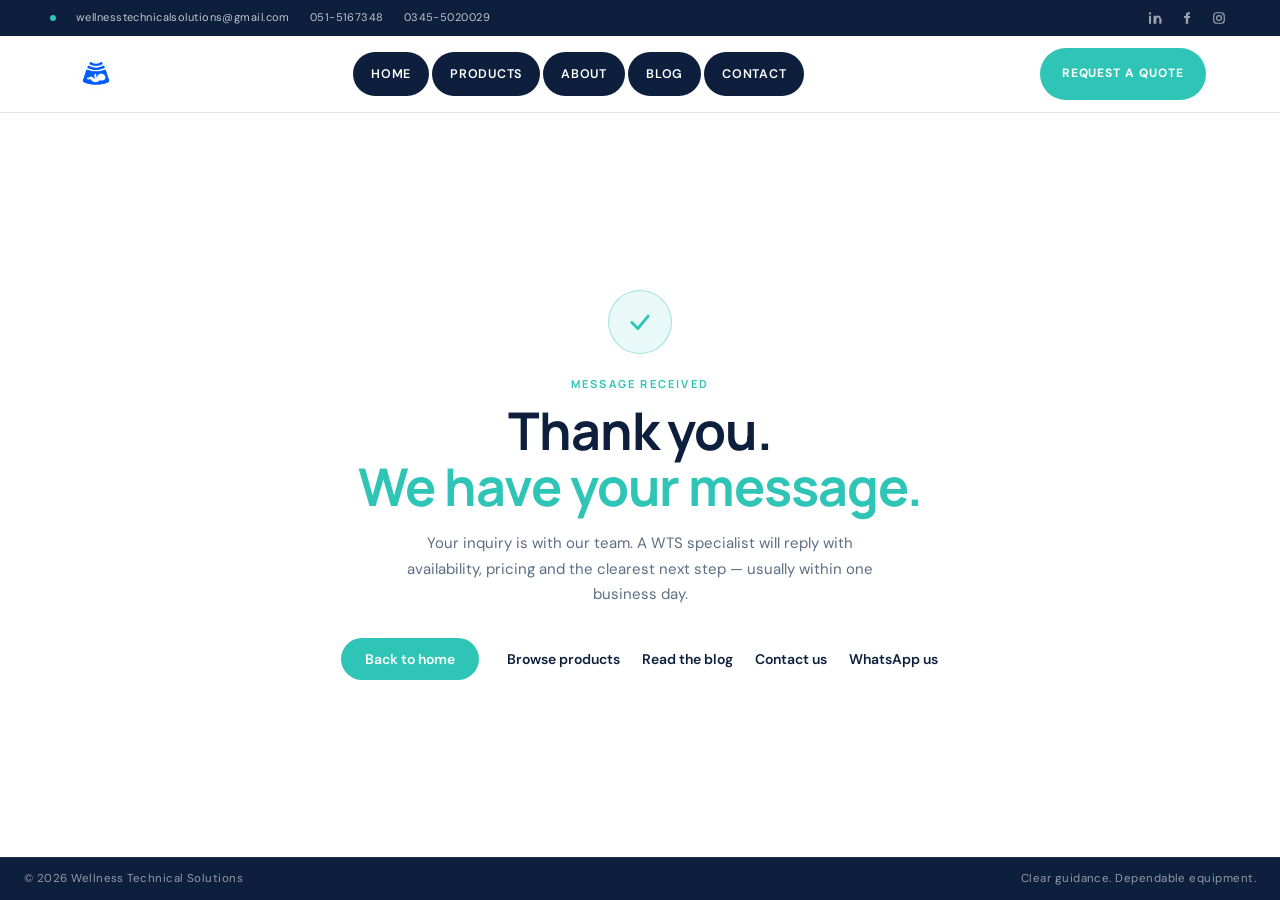
<file: thank-you.html>
<!doctype html>
<html lang="en">
<head>
  <meta charset="UTF-8">
  <meta name="google-site-verification" content="ln1MTrpD6bcORM2o4TqfpPN8yb_F4MUgL1fzC8BlH-0">
  <meta name="robots" content="noindex, nofollow">
  <meta name="viewport" content="width=device-width, initial-scale=1.0">
  <meta name="description" content="Thank you — your message reached Wellness Technical Solutions. A specialist will reply within one business day with availability, pricing and the next step.">
  <title>Thank you | Wellness Technical Solutions</title>
  <meta name="theme-color" content="#0d1f3c">
  <link rel="icon" href="favicon.ico" sizes="48x48">
  <link rel="icon" href="favicon.png" type="image/png">
  <link rel="apple-touch-icon" href="apple-touch-icon.png">
  <meta property="og:type" content="website">
  <meta property="og:site_name" content="Wellness Technical Solutions">
  <meta property="og:locale" content="en_PK">
  <meta property="og:title" content="Thank you | Wellness Technical Solutions">
  <meta property="og:description" content="Your message reached the WTS team. Expect a reply within one business day.">
  <meta name="twitter:card" content="summary">
  <meta name="twitter:title" content="Thank you | Wellness Technical Solutions">
  <meta name="twitter:description" content="Your message reached the WTS team. Expect a reply within one business day.">

  <link rel="preconnect" href="https://fonts.googleapis.com">
  <link rel="preconnect" href="https://fonts.gstatic.com" crossorigin>
  <link href="https://fonts.googleapis.com/css2?family=DM+Sans:ital,opsz,wght@0,9..40,400;0,9..40,500;0,9..40,600;0,9..40,700;1,9..40,400&family=Manrope:wght@700;800&display=swap" rel="stylesheet">
  <link rel="stylesheet" href="styles.css">
  <link rel="stylesheet" href="pillnav.css">
  <script src="https://cdnjs.cloudflare.com/ajax/libs/gsap/3.12.5/gsap.min.js" defer></script>
  <script type="application/ld+json">{"@context":"https://schema.org","@type":"Organization","@id":"https://www.wellnesstechsolutions.pk/#organization","name":"Wellness Technical Solutions","alternateName":["WTS","Wellness Tech Solutions"],"url":"https://www.wellnesstechsolutions.pk/","logo":{"@type":"ImageObject","url":"https://www.wellnesstechsolutions.pk/assets/logo.png","width":256,"height":256},"description":"Supplier of dependable ultrasound systems, probes, parts, and accessories for healthcare teams.","email":"wellnesstechnicalsolutions@gmail.com","telephone":"+92 51 5167348","address":{"@type":"PostalAddress","streetAddress":"House No 615-D, Ground Portion, Near Muhammadi Masjid, Lane No. 05, Peshawar Road","addressLocality":"Rawalpindi","addressRegion":"Punjab","addressCountry":"PK"},"sameAs":["https://www.linkedin.com/company/wellness-technical-solutions","https://www.facebook.com/profile.php?id=61593964842309","https://www.instagram.com/wellnesstechnicalsolutions"]}</script>
</head>
<body class="lock-page">

<a class="skip-link" href="#top">Skip to content</a>

  <div class="announcement">
    <div class="announcement-contact">
      <span class="status-dot"></span>
      <a href="mailto:wellnesstechnicalsolutions@gmail.com">wellnesstechnicalsolutions@gmail.com</a>
      <a href="tel:+92515167348">051-5167348</a> <a href="tel:+923455020029">0345-5020029</a>
    </div>
    <div class="announcement-socials" aria-label="Social media links">
      <a href="https://www.linkedin.com/company/wellness-technical-solutions" aria-label="LinkedIn" target="_blank" rel="noopener noreferrer"><svg viewBox="0 0 24 24" aria-hidden="true"><path d="M5.2 8.2H1.8V22h3.4V8.2ZM3.5 2A2 2 0 1 0 3.5 6a2 2 0 0 0 0-4ZM22.2 14.1c0-4.2-2.2-6.2-5.2-6.2-2.4 0-3.5 1.2-4.1 2.2V8.2H9.5V22h4.8v-7.1c0-1.9.4-3.8 2.8-3.8 2.3 0 2.3 2.1 2.3 3.9V22h3.4l.8-7.9Z"/></svg></a>
      <a href="https://www.facebook.com/profile.php?id=61593964842309" aria-label="Facebook" target="_blank" rel="noopener noreferrer"><svg viewBox="0 0 24 24" aria-hidden="true"><path d="M14 8.5V6.8c0-.8.2-1.3 1.4-1.3H17V2.2C16.7 2.1 15.6 2 14.4 2 11.8 2 10 3.6 10 6.5v2H7v3.3h3V22h4v-10.2h3l.5-3.3H14Z"/></svg></a>
      <a href="https://www.instagram.com/wellnesstechnicalsolutions" aria-label="Instagram" target="_blank" rel="noopener noreferrer"><svg viewBox="0 0 24 24" aria-hidden="true"><rect x="3" y="3" width="18" height="18" rx="5"/><circle cx="12" cy="12" r="4.2"/><circle cx="17.5" cy="6.7" r="1" class="social-dot"/></svg></a>
    </div>
  </div>

  <div class="pill-nav-container">
    <nav class="pill-nav" style="--base: #fff; --pill-bg: #0d1f3c; --hover-text: #0d1f3c; --pill-text: #fff;">
      <a class="pill-logo" href="/" aria-label="Home">
        <img src="assets/logo.png" width="256" height="256" alt="Wellness Technical Solutions logo">
      </a>
      <div class="pill-nav-items desktop-only">
        <ul class="pill-list" role="menubar">
          <li role="none"><a role="menuitem" href="/" class="pill" aria-label="Home"><span class="hover-circle" aria-hidden="true"></span><span class="label-stack"><span class="pill-label">Home</span><span class="pill-label-hover" aria-hidden="true">Home</span></span></a></li>
          <li role="none"><a role="menuitem" href="/products" class="pill" aria-label="Products"><span class="hover-circle" aria-hidden="true"></span><span class="label-stack"><span class="pill-label">Products</span><span class="pill-label-hover" aria-hidden="true">Products</span></span></a></li>
          <li role="none"><a role="menuitem" href="/about" class="pill" aria-label="About"><span class="hover-circle" aria-hidden="true"></span><span class="label-stack"><span class="pill-label">About</span><span class="pill-label-hover" aria-hidden="true">About</span></span></a></li>
          <li role="none"><a role="menuitem" href="/blog" class="pill" aria-label="Blog"><span class="hover-circle" aria-hidden="true"></span><span class="label-stack"><span class="pill-label">Blog</span><span class="pill-label-hover" aria-hidden="true">Blog</span></span></a></li>
          <li role="none"><a role="menuitem" href="/contact" class="pill" aria-label="Contact"><span class="hover-circle" aria-hidden="true"></span><span class="label-stack"><span class="pill-label">Contact</span><span class="pill-label-hover" aria-hidden="true">Contact</span></span></a></li>
        </ul>
      </div>
      <div class="pill-nav-right desktop-only">
        <a href="/contact#quote-form" class="pill-cta-button">Request a quote</a>
      </div>
      <button class="mobile-menu-button mobile-only" aria-label="Toggle menu">
        <span class="hamburger-line"></span>
        <span class="hamburger-line"></span>
      </button>
    </nav>
    <div class="mobile-menu-popover mobile-only">
      <ul class="mobile-menu-list">
        <li><a href="/" class="mobile-menu-link">Home</a></li>
        <li><a href="/products" class="mobile-menu-link">Products</a></li>
        <li><a href="/about" class="mobile-menu-link">About</a></li>
        <li><a href="/blog" class="mobile-menu-link">Blog</a></li>
        <li><a href="/contact" class="mobile-menu-link">Contact</a></li>
      </ul>
    </div>
  </div>

  <main id="top" class="lock-main" tabindex="-1">
    <section class="lock-pane">
      <div class="lock-mark" aria-hidden="true">
        <svg viewBox="0 0 24 24"><path class="lock-check" d="M4.5 12.5 10 18 19.5 6.5"/></svg>
      </div>
      <p class="lock-kicker">Message received</p>
      <h1>Thank you.<br><em>We have your message.</em></h1>
      <p class="lock-desc">Your inquiry is with our team. A WTS specialist will reply with availability, pricing and the clearest next step — usually within one business day.</p>
      <div class="lock-links">
        <a class="is-primary" href="/">Back to home</a>
        <a href="/products">Browse products</a>
        <a href="/blog">Read the blog</a>
        <a href="/contact">Contact us</a>
        <a href="https://wa.me/923455020029?text=Hello%20WTS%2C%20I%27d%20like%20to%20ask%20about%20ultrasound%20equipment." target="_blank" rel="noopener noreferrer">WhatsApp us</a>
      </div>
    </section>
  </main>

  <footer class="lock-foot">
    <span>&copy; 2026 Wellness Technical Solutions</span>
    <span>Clear guidance. Dependable equipment.</span>
  </footer>

  <script src="script.js"></script>
  <script src="pillnav.js"></script>
</body>
</html>
</file>
<file: styles.css>
/* ============================================================
   Wellness Technical Solutions — Design System
   Clean, editorial, clinical. One source of truth.
   ============================================================ */

/* ── Tokens ─────────────────────────────────────────────── */
:root {
  --navy: #0d1f3c;
  --navy-2: #162848;
  --navy-soft: #1e3a5f;
  --teal: #2ec4b6;
  --teal-dim: #22a99d;
  --blue: #1a6ef5;
  --blue-dim: #1259d4;
  --paper: #f7f9fc;
  --white: #ffffff;
  --ink: #0d1f3c;
  --muted: #5c6e84;
  --line: #dce6f0;
  --line-dark: #c6d4e4;
  --radius: 12px;
  --radius-sm: 8px;
  --nav-h: 52px;
  --max-w: 1180px;
  --gap: clamp(32px, 6vw, 80px);
}

/* ── Reset ───────────────────────────────────────────────── */
*,
*::before,
*::after {
  box-sizing: border-box;
  -webkit-tap-highlight-color: transparent;
}

html {
  scroll-behavior: smooth;
  scroll-padding-top: 128px;
  -webkit-text-size-adjust: 100%;
}

body {
  margin: 0;
  background: var(--paper);
  color: var(--ink);
  font-family: 'DM Sans', system-ui, sans-serif;
  font-size: 16px;
  line-height: 1.6;
  -webkit-font-smoothing: antialiased;
}

img,
svg,
video {
  max-width: 100%;
  display: block;
}

a {
  color: inherit;
  text-decoration: none;
}

button,
input,
select,
textarea {
  font: inherit;
}

h1,
h2,
h3,
h4 {
  font-family: Manrope, sans-serif;
  letter-spacing: -0.04em;
  line-height: 1.05;
  margin: 0;
}

p {
  margin: 0;
}

/* ── Accessibility ───────────────────────────────────────── */
:focus-visible {
  outline: 2px solid var(--teal);
  outline-offset: 3px;
  border-radius: 4px;
}

main[tabindex="-1"]:focus {
  outline: none;
}

.skip-link {
  position: fixed;
  top: 12px;
  left: 12px;
  z-index: 1000;
  background: var(--navy);
  color: #fff;
  padding: 10px 18px;
  border-radius: 9999px;
  font-size: 13px;
  font-weight: 700;
  box-shadow: 0 8px 24px rgba(13, 31, 60, .28);
  transform: translateY(-250%);
  transition: transform .2s ease;
}

.skip-link:focus-visible {
  transform: none;
}

@media (prefers-reduced-motion: reduce) {
  html {
    scroll-behavior: auto;
  }

  .reveal,
  .reveal.in-view {
    opacity: 1;
    transform: none;
    transition: none;
  }

  .hero-slide {
    transition: opacity .3s ease;
    transform: none;
  }

  .hero-slide.is-active {
    transform: none;
  }

  *,
  *::before,
  *::after {
    animation-duration: .01ms !important;
    animation-iteration-count: 1 !important;
    transition-duration: .01ms !important;
  }
}

/* ── Layout helpers ──────────────────────────────────────── */
.section-wrap {
  width: min(var(--max-w), calc(100% - 48px));
  margin-inline: auto;
}

/* ── Announcement bar ────────────────────────────────────── */
.announcement {
  height: 36px;
  background: var(--navy);
  color: rgba(255, 255, 255, .75);
  display: flex;
  align-items: center;
  justify-content: space-between;
  padding-inline: max(24px, calc((100% - var(--max-w)) / 2));
  font-size: 11px;
  letter-spacing: .04em;
  gap: 16px;
}

.announcement-contact {
  display: flex;
  align-items: center;
  gap: 20px;
}

.announcement-contact a {
  color: rgba(255, 255, 255, .75);
  transition: color .2s;
}

.announcement-contact a:hover {
  color: var(--teal);
}

.status-dot {
  width: 6px;
  height: 6px;
  border-radius: 50%;
  background: var(--teal);
  animation: pulse-dot 2.5s ease infinite;
  flex-shrink: 0;
}

@keyframes pulse-dot {

  0%,
  100% {
    box-shadow: 0 0 0 0 rgba(46, 196, 182, .5);
  }

  50% {
    box-shadow: 0 0 0 5px rgba(46, 196, 182, 0);
  }
}

.announcement-socials {
  display: flex;
  align-items: center;
  gap: 10px;
}

.announcement-socials a {
  display: grid;
  place-items: center;
  width: 22px;
  height: 22px;
  color: rgba(255, 255, 255, .6);
  transition: color .2s;
}

.announcement-socials a:hover {
  color: var(--teal);
}

.announcement-socials svg,
.footer-socials svg {
  display: block;
  width: 14px;
  height: 14px;
  fill: currentColor;
  stroke: currentColor;
  stroke-width: 0;
}

.announcement-socials a:nth-child(3) svg,
.footer-socials a:nth-child(3) svg {
  fill: none;
  stroke: currentColor;
  stroke-width: 2;
}

.announcement-socials .social-dot,
.footer-socials .social-dot {
  fill: currentColor;
  stroke: none;
}

@media (max-width: 600px) {
  .announcement {
    height: 36px;
    min-height: 36px;
    padding: 0 16px;
    flex-wrap: nowrap;
    row-gap: 0;
  }

  .announcement-contact {
    gap: 12px;
    flex-wrap: nowrap;
    min-width: 0;
  }

  .announcement-contact a {
    font-size: 9px;
    white-space: nowrap;
  }

  .announcement-socials {
    display: none;
  }
}

/* ── Pill Nav ────────────────────────────────────────────── */
.pill-nav-container {
  position: absolute;
  top: 48px;
  left: 50%;
  transform: translateX(-50%);
  z-index: 100;
}

@media (max-width: 768px) {
  .pill-nav-container {
    width: calc(100% - 24px);
    left: 12px;
    transform: none;
    top: 44px;
  }
}

.pill-nav {
  --nav-h: 52px;
  --logo: 44px;
  width: max-content;
  display: flex;
  align-items: center;
  gap: 12px;
}

@media (max-width: 768px) {
  .pill-nav {
    width: 100%;
    justify-content: space-between;
  }
}

.pill-logo {
  width: var(--logo);
  height: var(--logo);
  border-radius: 50%;
  background: var(--base, #0d1f3c);
  padding: 5px;
  display: inline-flex;
  align-items: center;
  justify-content: center;
  overflow: hidden;
  flex-shrink: 0;
  transition: opacity .2s;
}

.pill-logo:hover {
  opacity: .85;
}

.pill-logo img {
  width: 100%;
  height: 100%;
  object-fit: contain;
  border-radius: 50%;
}

.pill-nav-items {
  position: relative;
  display: flex;
  align-items: center;
  height: var(--nav-h);
  background: var(--base, #0d1f3c);
  border-radius: 9999px;
}

.pill-list {
  list-style: none;
  display: flex;
  align-items: stretch;
  gap: 3px;
  margin: 0;
  padding: 4px;
  height: 100%;
}

.pill-list>li {
  display: flex;
  height: 100%;
}

.pill {
  display: inline-flex;
  align-items: center;
  justify-content: center;
  height: 100%;
  padding: 0 18px;
  background: var(--pill-bg, #fff);
  color: var(--pill-text, #0d1f3c);
  border-radius: 9999px;
  font-weight: 600;
  font-size: 12.5px;
  text-transform: uppercase;
  letter-spacing: .06em;
  white-space: nowrap;
  position: relative;
  overflow: hidden;
  transition: background .2s, color .2s;
}

.pill:hover {
  background: rgba(255, 255, 255, .85);
}

.pill.is-active {
  background: var(--teal);
  color: #fff;
}

.pill-cta-button {
  display: inline-flex;
  align-items: center;
  justify-content: center;
  height: var(--nav-h);
  padding: 0 22px;
  background: var(--teal);
  color: #fff;
  border-radius: 9999px;
  font-weight: 700;
  font-size: 12px;
  text-transform: uppercase;
  letter-spacing: .08em;
  white-space: nowrap;
  border: none;
  transition: background .2s, transform .2s;
  flex-shrink: 0;
}

.pill-cta-button:hover {
  background: var(--teal-dim);
  transform: translateY(-1px);
}

@media (max-width: 768px) {
  .pill-cta-button {
    display: none;
  }
}

@media (max-width: 768px) {
  .desktop-only {
    display: none !important;
  }
}

@media (min-width: 769px) {
  .mobile-only {
    display: none !important;
  }
}

.mobile-menu-button {
  width: var(--nav-h);
  height: var(--nav-h);
  border-radius: 50%;
  background: var(--base, #0d1f3c);
  border: none;
  display: none;
  flex-direction: column;
  align-items: center;
  justify-content: center;
  gap: 5px;
  cursor: pointer;
  padding: 0;
  flex-shrink: 0;
}

@media (max-width: 768px) {
  .mobile-menu-button {
    display: flex;
  }
}

.hamburger-line {
  width: 18px;
  height: 2px;
  background: var(--pill-bg, #fff);
  border-radius: 1px;
  transition: transform .25s ease, opacity .2s;
  transform-origin: center;
}

.mobile-menu-button.is-open .hamburger-line:first-child {
  transform: rotate(45deg) translateY(3.5px);
}

.mobile-menu-button.is-open .hamburger-line:last-child {
  transform: rotate(-45deg) translateY(-3.5px);
}

.mobile-menu-popover {
  position: absolute;
  top: 3.5em;
  left: 0;
  right: 0;
  background: var(--base, #0d1f3c);
  border-radius: 20px;
  box-shadow: 0 12px 40px rgba(13, 31, 60, .28);
  z-index: 99;
  opacity: 0;
  transform-origin: top center;
  visibility: hidden;
  overflow: hidden;
  transition: opacity .22s ease, transform .22s ease, visibility .22s;
}

.mobile-menu-popover.open {
  opacity: 1;
  visibility: visible;
}

.mobile-menu-list {
  list-style: none;
  margin: 0;
  padding: 8px;
  display: flex;
  flex-direction: column;
  gap: 4px;
}

.mobile-menu-popover .mobile-menu-link {
  display: block;
  padding: 14px 20px;
  color: var(--pill-text, #fff);
  font-size: 14px;
  font-weight: 600;
  border-radius: 14px;
  transition: background .15s;
  text-align: center;
}

.mobile-menu-popover .mobile-menu-link:hover,
.mobile-menu-popover .mobile-menu-link.is-active {
  background: rgba(255, 255, 255, .12);
  color: var(--teal, #2ec4b6);
}

/* ── Shared eyebrow / text-link ──────────────────────────── */
.eyebrow {
  display: flex;
  align-items: center;
  gap: 10px;
  text-transform: uppercase;
  color: var(--teal);
  font-size: 10.5px;
  font-weight: 700;
  letter-spacing: .16em;
  margin: 0 0 20px;
}

.eyebrow-line {
  height: 1px;
  width: 24px;
  background: currentColor;
  flex-shrink: 0;
}

.text-link {
  display: inline-flex;
  align-items: center;
  gap: 6px;
  font-size: 13px;
  font-weight: 700;
  color: var(--blue);
  border-bottom: 1px solid currentColor;
  padding-bottom: 2px;
  transition: color .2s, gap .2s;
}

.text-link:hover {
  color: var(--blue-dim);
  gap: 10px;
}

.text-link span {
  font-size: 16px;
}

.light-link {
  color: var(--teal);
  border-color: var(--teal);
}

.light-link:hover {
  color: #fff;
  border-color: #fff;
}

/* ── Buttons ─────────────────────────────────────────────── */
.button {
  display: inline-flex;
  align-items: center;
  justify-content: center;
  gap: 10px;
  border: none;
  border-radius: 9999px;
  padding: 14px 28px;
  font-size: 13px;
  font-weight: 700;
  cursor: pointer;
  transition: transform .22s, box-shadow .22s, background .22s;
  white-space: nowrap;
}

.button:hover {
  transform: translateY(-2px);
}

.button-primary {
  background: var(--navy);
  color: #fff;
  box-shadow: 0 8px 24px rgba(13, 31, 60, .18);
}

.button-primary:hover {
  background: var(--navy-soft);
  box-shadow: 0 12px 32px rgba(13, 31, 60, .26);
}

.button-teal {
  background: var(--teal);
  color: #fff;
  box-shadow: 0 8px 24px rgba(46, 196, 182, .22);
}

.button-teal:hover {
  background: var(--teal-dim);
}

.button-outline {
  background: transparent;
  color: var(--navy);
  border: 1.5px solid var(--line-dark);
}

.button-outline:hover {
  border-color: var(--teal);
  color: var(--teal);
}

/* ── Scroll reveal ───────────────────────────────────────── */
.reveal {
  opacity: 0;
  transform: translateY(22px);
  transition: opacity .65s ease, transform .65s ease;
}

.reveal.in-view {
  opacity: 1;
  transform: translateY(0);
}

.reveal-delay-1 {
  transition-delay: .1s;
}

.reveal-delay-2 {
  transition-delay: .2s;
}

.reveal-delay-3 {
  transition-delay: .32s;
}

/* ── HOME HERO ───────────────────────────────────────────── */
.home-page {
  background: var(--paper);
}

.home-hero {
  position: relative;
  width: 100%;
  height: 100svh;
  min-height: 600px;
  max-height: 900px;
  display: flex;
  align-items: center;
  overflow: hidden;
  background: var(--navy);
}

.hero-slides,
.hero-slide {
  position: absolute;
  inset: 0;
}

.hero-slide {
  background: var(--navy);
  opacity: 0;
  transform: scale(1.05);
  transition: opacity 1.1s ease, transform 7.5s ease;
}

.hero-slide img {
  position: absolute;
  inset: 0;
  width: 100%;
  height: 100%;
  object-fit: cover;
  object-position: center;
}

.hero-slide::after {
  content: '';
  position: absolute;
  inset: 0;
  background: linear-gradient(to right,
      rgba(13, 31, 60, .92) 0%,
      rgba(13, 31, 60, .72) 40%,
      rgba(13, 31, 60, .22) 100%);
  pointer-events: none;
}

.hero-slide.is-active {
  opacity: 1;
  transform: scale(1);
}

.home-hero-copy {
  position: relative;
  z-index: 3;
  width: min(var(--max-w), calc(100% - 48px));
  margin-inline: auto;
  padding-block: 40px;
}

.home-hero .eyebrow {
  color: var(--teal);
}

.home-hero h1 {
  color: #fff;
  font-size: clamp(48px, 7vw, 96px);
  margin-bottom: 24px;
  max-width: 700px;
  text-shadow: 0 4px 32px rgba(0, 0, 0, .18);
}

.home-hero h1 em {
  color: var(--teal);
  font-style: normal;
}

.hero-text {
  color: rgba(255, 255, 255, .82);
  font-size: 16px;
  max-width: 480px;
  margin-bottom: 36px;
  line-height: 1.7;
  border-left: 3px solid var(--teal);
  padding-left: 18px;
}

.hero-actions {
  display: flex;
  align-items: center;
  gap: 20px;
  flex-wrap: wrap;
}

.home-hero .button-primary {
  background: var(--teal);
  color: #fff;
  box-shadow: 0 8px 28px rgba(46, 196, 182, .32);
}

.home-hero .button-primary:hover {
  background: var(--teal-dim);
}

.home-hero .text-link {
  color: rgba(255, 255, 255, .85);
  border-color: rgba(255, 255, 255, .4);
}

.home-hero .text-link:hover {
  color: #fff;
  border-color: #fff;
}

/* Slide controls */
.hero-controls {
  position: absolute;
  z-index: 4;
  bottom: 40px;
  left: 50%;
  transform: translateX(-50%);
  display: flex;
  align-items: center;
  gap: 14px;
  background: rgba(13, 31, 60, .55);
  border: 1px solid rgba(255, 255, 255, .18);
  backdrop-filter: blur(10px);
  border-radius: 9999px;
  padding: 7px 14px;
}

.hero-arrow,
.hero-dot {
  border: none;
  background: transparent;
  color: rgba(255, 255, 255, .7);
  cursor: pointer;
  padding: 2px 5px;
  font-size: 18px;
  line-height: 1;
  transition: color .2s;
}

.hero-arrow:hover {
  color: #fff;
}

.hero-dots {
  display: flex;
  gap: 6px;
}

.hero-dot {
  width: 20px;
  height: 3px;
  padding: 0;
  background: rgba(255, 255, 255, .35);
  border-radius: 9999px;
  transition: background .2s, width .2s;
}

.hero-dot.is-active {
  width: 32px;
  background: var(--teal);
}

@media (max-width: 768px) {
  .home-hero {
    max-height: none;
  }

  .home-hero h1 {
    font-size: clamp(40px, 12vw, 58px);
  }

  .hero-text {
    font-size: 14px;
  }

  .hero-controls {
    bottom: 28px;
  }
}

@media (max-width: 480px) {
  .home-hero {
    min-height: 640px;
    padding-inline: 20px;
  }

  .home-hero-copy {
    width: 100%;
  }

  .hero-actions {
    flex-direction: column;
    align-items: flex-start;
  }

  .hero-actions>* {
    width: 100%;
    text-align: center;
    justify-content: center;
  }
}

/* ── HOME ABOUT ──────────────────────────────────────────── */
.home-about {
  display: grid;
  grid-template-columns: 1fr 1fr;
  gap: var(--gap);
  align-items: center;
  padding-block: clamp(72px, 10vw, 130px);
}

.home-about-image {
  aspect-ratio: 4/3;
  overflow: hidden;
  border-radius: var(--radius);
  background: var(--line);
}

.home-about-image img {
  width: 100%;
  height: 100%;
  object-fit: cover;
  transition: transform .6s ease;
}

.home-about-image:hover img {
  transform: scale(1.04);
}

.home-about-content h2 {
  font-size: clamp(38px, 4.5vw, 60px);
  margin-bottom: 20px;
  color: var(--navy);
}

.home-about-content h2 em {
  color: var(--blue);
  font-style: normal;
}

.home-about-content>p:not(.eyebrow) {
  color: var(--muted);
  font-size: 15px;
  line-height: 1.75;
  margin-bottom: 16px;
  max-width: 440px;
}

.home-about-details {
  display: flex;
  gap: 32px;
  border-top: 1px solid var(--line);
  padding-top: 24px;
  margin: 28px 0 28px;
}

.home-about-details div {
  display: flex;
  flex-direction: column;
}

.home-about-details strong {
  font: 800 26px/1 Manrope, sans-serif;
  color: var(--navy);
  display: block;
}

.home-about-details span {
  font-size: 11px;
  color: var(--muted);
  text-transform: uppercase;
  letter-spacing: .07em;
  margin-top: 5px;
  line-height: 1.4;
  max-width: 100px;
}

@media (max-width: 768px) {
  .home-about {
    grid-template-columns: 1fr;
    gap: 40px;
    padding-block: 72px;
  }
}

/* ── SOLUTIONS (dark) ────────────────────────────────────── */
.solutions-dark {
  background: var(--navy);
  color: #fff;
  padding-block: clamp(72px, 10vw, 120px);
  padding-inline: max(24px, calc((100% - var(--max-w)) / 2));
}

.solutions-dark .section-heading {
  display: flex;
  justify-content: space-between;
  align-items: flex-end;
  gap: 48px;
  padding-bottom: 36px;
  border-bottom: 1px solid rgba(255, 255, 255, .14);
  margin-bottom: 48px;
}

.solutions-dark .section-heading h2 {
  font-size: clamp(36px, 4.5vw, 58px);
  color: #fff;
  max-width: 540px;
}

.solutions-dark .section-heading h2 em {
  color: var(--teal);
  font-style: normal;
}

.solutions-dark .section-heading>p {
  font-size: 14px;
  color: rgba(255, 255, 255, .6);
  max-width: 260px;
  line-height: 1.7;
  margin-bottom: 0;
}

.solutions-dark .eyebrow {
  color: var(--teal);
}

.product-grid {
  display: grid;
  grid-template-columns: 1.2fr 1fr 1fr;
  gap: 16px;
}

.product-card {
  background: rgba(255, 255, 255, .05);
  border: 1px solid rgba(255, 255, 255, .1);
  border-radius: var(--radius);
  padding: 24px;
  display: flex;
  flex-direction: column;
  position: relative;
  overflow: hidden;
  transition: background .3s, border-color .3s, transform .3s;
}

.product-card:hover {
  background: rgba(255, 255, 255, .09);
  border-color: rgba(255, 255, 255, .2);
  transform: translateY(-4px);
}

.product-card.card-dark {
  background: rgba(0, 0, 0, .3);
  border-color: rgba(255, 255, 255, .08);
}

.product-card.card-dark:hover {
  background: rgba(0, 0, 0, .4);
}

.product-card.product-featured {
  background: rgba(46, 196, 182, .08);
  border-color: rgba(46, 196, 182, .25);
}

.product-card.product-featured:hover {
  border-color: rgba(46, 196, 182, .45);
}

.product-top {
  display: flex;
  justify-content: space-between;
  align-items: flex-start;
  margin-bottom: 16px;
}

.product-cat {
  font-size: 10px;
  text-transform: uppercase;
  letter-spacing: .14em;
  color: var(--teal);
  font-weight: 700;
}

.product-arrow {
  font-size: 18px;
  color: rgba(255, 255, 255, .4);
}

.card-dark .product-arrow {
  color: rgba(255, 255, 255, .3);
}

.product-image {
  height: 200px;
  display: flex;
  align-items: center;
  justify-content: center;
  padding: 16px;
  background: rgba(255, 255, 255, .06);
  border-radius: var(--radius-sm);
  margin-bottom: 20px;
  overflow: hidden;
}

.product-image img {
  width: 100%;
  height: 100%;
  object-fit: contain;
  object-position: center;
  filter: none;
  transition: transform .5s ease;
}

.product-card:hover .product-image img {
  transform: scale(1.05);
}

.product-featured .product-image {
  padding: 0;
}

.product-featured .product-image img {
  object-fit: cover;
  border-radius: var(--radius-sm);
}

/* Photo cards fill their frame; visual cards show a typographic panel */
.product-image--fill {
  padding: 0;
}

.product-image--fill img {
  object-fit: cover;
  border-radius: var(--radius-sm);
}

.product-visual {
  width: 100%;
  height: 100%;
  border-radius: var(--radius-sm);
  background: linear-gradient(135deg, var(--navy), var(--navy-soft));
  color: rgba(255, 255, 255, .55);
  display: grid;
  place-items: center;
  text-align: center;
  padding: 8px;
  font: 800 12px/1.6 Manrope, sans-serif;
  letter-spacing: .18em;
  text-transform: uppercase;
}

.product-info {
  margin-top: auto;
}

.product-info h2,
.product-info h3 {
  font-size: 20px;
  color: #fff;
  margin-bottom: 6px;
  letter-spacing: -.03em;
}

.product-info p {
  font-size: 13px;
  color: rgba(255, 255, 255, .55);
  line-height: 1.6;
  margin-bottom: 20px;
}

.product-cta {
  font-size: 12px;
  font-weight: 700;
  color: var(--teal);
  display: inline-flex;
  align-items: center;
  gap: 6px;
  transition: gap .2s;
}

.product-cta:hover {
  gap: 10px;
}

.product-cta span {
  font-size: 15px;
}

.category-note {
  margin-top: 56px;
  background: rgba(255, 255, 255, .06);
  border: 1px solid rgba(255, 255, 255, .1);
  border-radius: var(--radius);
  padding: 32px 40px;
  display: flex;
  justify-content: space-between;
  align-items: center;
  gap: 24px;
  flex-wrap: wrap;
}

.category-note h3 {
  font-size: 20px;
  color: #fff;
  margin-bottom: 6px;
  letter-spacing: -.03em;
}

.category-note p {
  font-size: 13px;
  color: rgba(255, 255, 255, .6);
  max-width: 440px;
}

@media (max-width: 900px) {
  .product-grid {
    grid-template-columns: 1fr 1fr;
  }

  .solutions-dark .section-heading {
    flex-direction: column;
    align-items: flex-start;
    gap: 16px;
  }
}

@media (max-width: 560px) {
  .product-grid {
    grid-template-columns: 1fr;
  }

  .solutions-dark {
    padding-inline: 18px;
  }

  .category-note {
    padding: 24px;
    flex-direction: column;
    align-items: flex-start;
  }

  .category-note .button {
    width: 100%;
    justify-content: center;
  }
}

/* ── MANIFESTO ───────────────────────────────────────────── */
.manifesto {
  background: var(--paper);
  padding-block: clamp(72px, 10vw, 120px);
  padding-inline: max(24px, calc((100% - var(--max-w)) / 2));
  display: grid;
  grid-template-columns: auto 1fr;
  gap: clamp(48px, 8vw, 100px);
  align-items: center;
}

.manifesto-mark {
  font: 800 60px/1 Manrope, sans-serif;
  letter-spacing: -.07em;
  color: var(--navy);
  white-space: nowrap;
}

.manifesto-mark span {
  color: var(--teal);
}

.manifesto .eyebrow {
  color: var(--teal);
}

.manifesto h2 {
  font-size: clamp(36px, 4.5vw, 54px);
  color: var(--navy);
  margin-bottom: 20px;
}

.manifesto h2 em {
  color: var(--blue);
  font-style: normal;
}

.manifesto-copy {
  font-size: 15px;
  color: var(--muted);
  max-width: 420px;
  line-height: 1.75;
  margin-bottom: 28px;
}

@media (max-width: 700px) {
  .manifesto {
    grid-template-columns: 1fr;
    gap: 40px;
  }

  .manifesto-mark {
    font-size: 44px;
  }
}

/* ── FAQS ────────────────────────────────────────────────── */
.faqs {
  background: var(--navy);
  color: #fff;
  padding-block: clamp(72px, 10vw, 120px);
  padding-inline: max(24px, calc((100% - var(--max-w)) / 2));
  display: grid;
  grid-template-columns: minmax(0, .8fr) minmax(0, 1.4fr);
  gap: clamp(48px, 8vw, 110px);
  align-items: start;
}

.faq-intro h2 {
  font-size: clamp(36px, 4.5vw, 58px);
  color: #fff;
  margin-bottom: 18px;
}

.faq-intro h2 em {
  color: var(--teal);
  font-style: normal;
}

.faq-intro>p:not(.eyebrow) {
  font-size: 14px;
  color: rgba(255, 255, 255, .6);
  line-height: 1.7;
  margin-bottom: 24px;
  max-width: 300px;
}

.faq-intro .text-link {
  color: var(--teal);
  border-color: var(--teal);
}

.faq-intro .eyebrow {
  color: var(--teal);
}

.faq-list {
  border-top: 1px solid rgba(255, 255, 255, .2);
}

.faq-list details {
  border-bottom: 1px solid rgba(255, 255, 255, .1);
  padding: 22px 0;
}

.faq-list summary {
  display: flex;
  align-items: center;
  justify-content: space-between;
  gap: 20px;
  cursor: pointer;
  list-style: none;
  color: #fff;
  font: 600 16px/1.3 Manrope, sans-serif;
  transition: color .2s;
}

.faq-list summary::-webkit-details-marker {
  display: none;
}

.faq-list summary::after {
  content: '+';
  flex-shrink: 0;
  color: var(--teal);
  font: 400 24px/1 DM Sans, sans-serif;
  transition: transform .22s;
}

.faq-list details[open] summary::after {
  content: '−';
}

.faq-list details[open] summary {
  color: var(--teal);
}

.faq-list details p {
  font-size: 14px;
  color: rgba(255, 255, 255, .65);
  line-height: 1.7;
  margin-top: 14px;
  margin-right: 40px;
}

@media (max-width: 768px) {
  .faqs {
    grid-template-columns: 1fr;
    gap: 48px;
    padding-inline: 20px;
  }

  .faq-intro>p:not(.eyebrow) {
    max-width: 100%;
  }

  .faq-list details p {
    margin-right: 0;
  }
}

/* ── REVIEWS ─────────────────────────────────────────────── */
.reviews {
  background: var(--white);
  padding-block: clamp(72px, 10vw, 120px);
  padding-inline: max(24px, calc((100% - var(--max-w)) / 2));
}

.reviews-heading {
  display: flex;
  align-items: flex-end;
  justify-content: space-between;
  gap: 32px;
  padding-bottom: 40px;
  border-bottom: 1px solid var(--line);
  margin-bottom: 40px;
}

.reviews-heading h2 {
  font-size: clamp(36px, 4.5vw, 56px);
  color: var(--navy);
}

.reviews-heading h2 em {
  color: var(--blue);
  font-style: normal;
}

.reviews .eyebrow {
  color: var(--teal);
}

.reviews-rating {
  display: grid;
  grid-template-columns: auto auto;
  align-items: center;
  column-gap: 12px;
  flex-shrink: 0;
  text-align: right;
}

.reviews-rating strong {
  font: 800 40px/1 Manrope;
  color: var(--navy);
}

.reviews-rating span {
  color: var(--teal);
  font-size: 14px;
  letter-spacing: .08em;
}

.reviews-rating small {
  grid-column: 2;
  color: var(--muted);
  font-size: 10px;
  text-transform: uppercase;
  letter-spacing: .08em;
}

/* Scroll carousel */
.review-grid {
  display: block;
  overflow: hidden;
  border-radius: var(--radius);
}

.review-track {
  display: flex;
  width: max-content;
  gap: 16px;
  animation: reviews-drift 30s linear infinite;
  will-change: transform;
}

.review-grid:hover .review-track,
.review-grid:focus-within .review-track {
  animation-play-state: paused;
}

@keyframes reviews-drift {
  from {
    transform: translateX(-50%);
  }

  to {
    transform: translateX(0);
  }
}

@media (prefers-reduced-motion: reduce) {
  .review-track {
    animation: none;
    transform: none;
  }
}

.review-card {
  flex: 0 0 clamp(280px, 30vw, 360px);
  width: clamp(280px, 30vw, 360px);
  background: var(--paper);
  border: 1px solid var(--line);
  border-radius: var(--radius);
  padding: 28px 26px;
  transition: border-color .2s, box-shadow .2s;
}

.review-card:hover {
  border-color: var(--teal);
  box-shadow: 0 8px 28px rgba(46, 196, 182, .1);
}

.review-stars {
  color: var(--teal);
  font-size: 13px;
  letter-spacing: .06em;
  margin-bottom: 16px;
}

.review-card blockquote {
  margin: 0 0 24px;
  font: 600 16px/1.5 Manrope, sans-serif;
  letter-spacing: -.02em;
  color: var(--navy);
}

.review-author strong,
.review-author span {
  display: block;
}

.review-author strong {
  font-size: 13px;
  color: var(--ink);
}

.review-author span {
  font-size: 11px;
  color: var(--muted);
  text-transform: uppercase;
  letter-spacing: .07em;
  margin-top: 3px;
}

@media (max-width: 768px) {
  .reviews-heading {
    flex-direction: column;
    align-items: flex-start;
    gap: 20px;
  }

  .reviews-rating {
    text-align: left;
  }

  .review-card {
    flex: 0 0 calc(90vw - 36px);
    width: calc(90vw - 36px);
  }
}

/* ── CONTACT SECTION (home) ──────────────────────────────── */
.contact {
  background: var(--navy);
  padding-block: clamp(72px, 10vw, 110px);
  padding-inline: max(24px, calc((100% - var(--max-w)) / 2));
  display: grid;
  grid-template-columns: 1fr 1fr;
  gap: var(--gap);
  align-items: start;
}

.contact .eyebrow {
  color: var(--teal);
}

.contact h2 {
  font-size: clamp(34px, 4vw, 52px);
  color: #fff;
  margin-bottom: 18px;
}

.contact h2 em {
  color: var(--teal);
  font-style: normal;
}

.contact-copy>p:not(.eyebrow) {
  color: rgba(255, 255, 255, .65);
  font-size: 14px;
  line-height: 1.7;
  margin-bottom: 20px;
  max-width: 380px;
}

.contact-details {
  display: flex;
  flex-direction: column;
  gap: 6px;
}

.contact-details span,
.contact-details a {
  font-size: 13px;
  color: var(--teal);
  font-weight: 600;
}

.contact-details a:hover {
  color: #fff;
}

.contact-details .contact-address {
  color: rgba(255, 255, 255, .55);
  font-weight: 400;
  max-width: 340px;
}

.contact-form {
  display: flex;
  flex-direction: column;
  gap: 20px;
  padding-top: 8px;
  border-left: 1px solid rgba(255, 255, 255, .12);
  padding-left: max(32px, 5vw);
}

.contact-form label {
  display: flex;
  flex-direction: column;
  gap: 8px;
  font-size: 10.5px;
  text-transform: uppercase;
  letter-spacing: .1em;
  color: rgba(255, 255, 255, .5);
  font-weight: 600;
}

.contact-form input,
.contact-form select {
  background: transparent;
  border: none;
  border-bottom: 1px solid rgba(255, 255, 255, .25);
  padding: 10px 0;
  color: #fff;
  outline: none;
  font-size: 15px;
  transition: border-color .2s;
}

.contact-form input::placeholder {
  color: rgba(255, 255, 255, .3);
}

.contact-form input:focus,
.contact-form select:focus {
  border-color: var(--teal);
}

.contact-form select option {
  background: var(--navy-2);
  color: #fff;
}

.contact-form .button {
  align-self: flex-start;
  background: var(--teal);
  color: var(--navy);
  font-weight: 800;
  margin-top: 8px;
}

.contact-form .button:hover {
  background: #fff;
  color: var(--navy);
}

.form-message {
  font-size: 12px;
  color: var(--teal);
  min-height: 16px;
}

.form-message.is-error {
  color: #ff9b86;
}

.field-error {
  display: block;
  font-size: 11px;
  font-weight: 600;
  letter-spacing: .01em;
  text-transform: none;
  color: #ff9b86;
}

.label-hint {
  font-weight: 500;
  letter-spacing: 0;
  text-transform: none;
  opacity: .75;
}

/* ── Floating contact buttons ─────────────────────────── */
.floating-contact {
  position: fixed;
  right: 18px;
  bottom: 18px;
  z-index: 60;
  display: flex;
  flex-direction: column;
  gap: 10px;
}

.float-btn {
  display: grid;
  place-items: center;
  width: 54px;
  height: 54px;
  border-radius: 50%;
  color: #fff;
  box-shadow: 0 10px 26px rgba(13, 31, 60, .3);
  transition: transform .2s ease, box-shadow .2s ease;
}

.float-btn:hover,
.float-btn:focus-visible {
  transform: translateY(-2px);
  box-shadow: 0 14px 30px rgba(13, 31, 60, .35);
}

.float-btn svg {
  width: 26px;
  height: 26px;
  fill: currentColor;
}

.float-whatsapp {
  background: #25d366;
}

.float-call {
  background: #0d1f3c;
}

@media (max-width: 768px) {
  .floating-contact {
    right: 14px;
    bottom: calc(14px + env(safe-area-inset-bottom, 0px));
  }

  .float-btn {
    width: 56px;
    height: 56px;
  }
}

.contact-form input[aria-invalid="true"],
.contact-form select[aria-invalid="true"] {
  border-color: #ff9b86;
}

@media (max-width: 768px) {
  .contact {
    grid-template-columns: 1fr;
  }

  .contact-form {
    border-left: none;
    padding-left: 0;
    border-top: 1px solid rgba(255, 255, 255, .12);
    padding-top: 32px;
  }
}

@media (max-width: 480px) {
  .contact {
    padding-inline: 20px;
  }
}

/* ── FOOTER ──────────────────────────────────────────────── */
.site-footer {
  background: var(--navy);
  border-top: 1px solid rgba(255, 255, 255, .07);
  padding-top: 64px;
  padding-bottom: 0;
}

.footer-main {
  display: grid;
  grid-template-columns: 1.5fr .8fr 1fr 1.1fr;
  gap: 40px;
  width: min(var(--max-w), calc(100% - 48px));
  margin-inline: auto;
  padding-bottom: 48px;
  align-items: start;
}

.footer-brand-block {
  max-width: 260px;
}

.footer-brand {
  display: flex;
  align-items: center;
  gap: 10px;
  color: #fff;
  margin-bottom: 16px;
}

.footer-brand img {
  width: 34px;
  height: 34px;
  object-fit: contain;
  border-radius: 50%;
  background: rgba(255, 255, 255, .1);
  padding: 3px;
}

.footer-brand strong {
  font: 700 15px Manrope, sans-serif;
  display: block;
  color: #fff;
  letter-spacing: -.03em;
}

.footer-brand small {
  font-size: 9px;
  letter-spacing: .14em;
  text-transform: uppercase;
  color: var(--teal);
  margin-top: 2px;
  display: block;
}

.footer-brand-block>p {
  color: rgba(255, 255, 255, .45);
  font-size: 12px;
  line-height: 1.7;
  margin-bottom: 20px;
}

.footer-socials {
  display: flex;
  gap: 8px;
}

.footer-socials a {
  display: grid;
  place-items: center;
  width: 32px;
  height: 32px;
  border: 1px solid rgba(255, 255, 255, .14);
  border-radius: 50%;
  color: rgba(255, 255, 255, .5);
  transition: all .2s;
}

.footer-socials a:hover {
  border-color: var(--teal);
  color: var(--teal);
  background: rgba(46, 196, 182, .08);
}

.footer-column {
  display: flex;
  flex-direction: column;
  align-items: flex-start;
  gap: 10px;
}

.footer-column h3 {
  color: rgba(255, 255, 255, .9);
  font: 700 10.5px Manrope, sans-serif;
  text-transform: uppercase;
  letter-spacing: .16em;
  margin-bottom: 8px;
}

.footer-column a,
.footer-column span {
  color: rgba(255, 255, 255, .45);
  font-size: 13px;
  line-height: 1.5;
  transition: color .2s;
  max-width: 200px;
}

.footer-column a:hover {
  color: var(--teal);
}

.footer-contact span {
  color: rgba(255, 255, 255, .3);
  font-size: 12px;
}

.footer-bottom {
  display: flex;
  justify-content: space-between;
  align-items: center;
  gap: 16px;
  width: min(var(--max-w), calc(100% - 48px));
  margin-inline: auto;
  padding: 20px 0;
  border-top: 1px solid rgba(255, 255, 255, .07);
  color: rgba(255, 255, 255, .3);
  font-size: 11px;
  letter-spacing: .04em;
}

@media (max-width: 800px) {
  .site-footer {
    padding-top: 48px;
  }

  .footer-main {
    grid-template-columns: 1fr 1fr;
    gap: 32px 24px;
  }

  .footer-brand-block {
    grid-column: 1 / -1;
    max-width: 100%;
  }

  .footer-bottom {
    flex-direction: column;
    text-align: center;
    gap: 6px;
  }
}

@media (max-width: 480px) {
  .footer-main {
    grid-template-columns: 1fr;
  }

  .footer-brand-block {
    grid-column: auto;
  }

  .footer-main,
  .footer-bottom {
    width: calc(100% - 36px);
  }
}

/* ── INNER PAGE: ANNOUNCEMENT + NAV spacing ──────────────── */
body:not(.home-page) .pill-nav-container {
  position: sticky;
  top: 36px;
  left: 0;
  transform: none;
  width: 100%;
  background: var(--white);
  border-bottom: 1px solid var(--line);
  padding: 12px max(24px, calc((100% - var(--max-w)) / 2));
  display: flex;
  justify-content: center;
  z-index: 100;
}

body:not(.home-page) .pill-nav {
  width: min(var(--max-w), calc(100% - 48px));
  justify-content: space-between;
}

body:not(.home-page) .announcement {
  position: sticky;
  top: 0;
  z-index: 101;
  background: var(--navy);
}

/* ── PAGE HERO (inner pages) ─────────────────────────────── */
.page-hero {
  --hero-bg: #071f22;
  --hero-accent: #74d6cf;
  --hero-glow: #087c81;
  --hero-line: #c7fff1;
  position: relative;
  isolation: isolate;
  display: flex;
  flex-direction: column;
  justify-content: flex-end;
  min-height: 300px;
  padding: 48px max(24px, calc((100% - var(--max-w)) / 2));
  overflow: hidden;
  background: var(--hero-bg);
  color: #f7fbfc;
}

.page-hero--products {
  --hero-bg: #23160b;
  --hero-accent: #ffc061;
  --hero-glow: #a85414;
  --hero-line: #fff0b7;
}

.page-hero--about {
  --hero-bg: #071f22;
  --hero-accent: #74d6cf;
  --hero-glow: #087c81;
  --hero-line: #c7fff1;
}

.page-hero--blog {
  --hero-bg: #162024;
  --hero-accent: #9fe0a8;
  --hero-glow: #32825b;
  --hero-line: #d8ffe1;
}

.page-hero--contact {
  --hero-bg: #21111d;
  --hero-accent: #ff94c1;
  --hero-glow: #a4316a;
  --hero-line: #ffe0f0;
}

.contact-hero {
  min-height: 460px;
  padding-bottom: 110px;
}

.page-hero::after {
  content: '';
  position: absolute;
  inset: 0;
  z-index: -1;
  background: linear-gradient(90deg, rgba(0, 0, 0, .52), rgba(0, 0, 0, .14) 66%, rgba(0, 0, 0, .32));
  pointer-events: none;
}

.page-hero-fibers {
  position: absolute;
  inset: 0;
  z-index: -2;
  overflow: hidden;
}

.page-hero-fibers canvas {
  display: block;
  width: 100%;
  height: 100%;
}

.breadcrumb {
  display: flex;
  gap: 8px;
  align-items: center;
  font-size: 10px;
  text-transform: uppercase;
  letter-spacing: .14em;
  color: var(--hero-accent);
  font-weight: 700;
  margin-bottom: 16px;
}

.breadcrumb a:hover {
  color: #fff;
}

.page-hero h1 {
  font-size: clamp(40px, 5vw, 68px);
  color: #fff;
  margin-bottom: 14px;
  max-width: 720px;
  text-wrap: balance;
}

.page-hero h1 em {
  color: var(--hero-accent);
  font-style: normal;
}

.page-hero>p {
  color: rgba(255, 255, 255, .78);
  font-size: 15px;
  max-width: 540px;
  line-height: 1.65;
}

@media (max-width: 768px) {
  .page-hero {
    min-height: 260px;
    padding: 36px 20px;
  }

  .contact-hero {
    min-height: 340px;
    padding-bottom: 70px;
  }

  .page-hero h1 {
    font-size: clamp(36px, 9vw, 50px);
  }
}

/* ── LOCK SCREEN PAGES: thank-you / 404 (no scroll) ──────── */
body.lock-page {
  height: 100vh;
  height: 100dvh;
  overflow: hidden;
  display: flex;
  flex-direction: column;
  background: var(--white);
}

.lock-page .floating-contact {
  display: none;
}

.lock-main {
  flex: 1 1 auto;
  min-height: 0;
  display: flex;
  align-items: center;
  justify-content: center;
  padding: 24px;
  overflow: hidden;
}

.lock-pane {
  width: 100%;
  max-width: 620px;
  text-align: center;
  animation: lock-in .5s ease both;
}

.lock-mark {
  width: 64px;
  height: 64px;
  margin: 0 auto 22px;
  border-radius: 50%;
  display: grid;
  place-items: center;
  background: rgba(46, 196, 182, .1);
  border: 1px solid rgba(46, 196, 182, .4);
}

.lock-mark svg {
  width: 26px;
  height: 26px;
}

.lock-mark--code {
  font: 800 15px/1 Manrope, sans-serif;
  letter-spacing: .1em;
  color: var(--teal);
}

.lock-check {
  fill: none;
  stroke: var(--teal);
  stroke-width: 2.6;
  stroke-linecap: round;
  stroke-linejoin: round;
}

.lock-kicker {
  font: 700 11px/1.4 Manrope, sans-serif;
  text-transform: uppercase;
  letter-spacing: .2em;
  color: var(--teal);
  margin-bottom: 12px;
}

.lock-pane h1 {
  font-size: clamp(34px, 5vw, 52px);
  line-height: 1.08;
  letter-spacing: -.02em;
  color: var(--navy);
  margin-bottom: 16px;
}

.lock-pane h1 em {
  font-style: normal;
  color: var(--teal);
}

.lock-desc {
  color: var(--muted);
  font-size: 15px;
  line-height: 1.7;
  max-width: 500px;
  margin: 0 auto;
}

.lock-links {
  display: flex;
  flex-wrap: wrap;
  align-items: center;
  justify-content: center;
  gap: 6px 18px;
  margin-top: 30px;
}

.lock-links a {
  color: var(--navy);
  font: 600 14px 'DM Sans', sans-serif;
  text-decoration: none;
  padding: 8px 2px;
  transition: color .2s;
}

.lock-links a:hover {
  color: var(--teal);
}

.lock-links a.is-primary {
  background: var(--teal);
  color: #fff;
  padding: 12px 24px;
  border-radius: 999px;
  margin-right: 8px;
}

.lock-links a.is-primary:hover {
  color: #fff;
  filter: brightness(1.08);
}

/* slim footer */
.lock-foot {
  flex: 0 0 auto;
  display: flex;
  justify-content: space-between;
  align-items: center;
  gap: 14px;
  padding: 12px 24px;
  background: var(--navy);
  color: rgba(255, 255, 255, .55);
  font-size: 11.5px;
  letter-spacing: .04em;
  border-top: 1px solid rgba(255, 255, 255, .08);
}

@keyframes lock-in {
  from {
    opacity: 0;
    transform: translateY(14px);
  }

  to {
    opacity: 1;
    transform: none;
  }
}

@media (max-width: 768px) {
  .lock-foot {
    justify-content: center;
    text-align: center;
  }

  .lock-foot span:last-child {
    display: none;
  }

  .lock-links {
    gap: 4px 14px;
  }

  .lock-links a.is-primary {
    flex-basis: auto;
  }
}

@media (max-height: 560px) {
  .lock-desc {
    display: none;
  }

  .lock-mark {
    width: 48px;
    height: 48px;
    margin-bottom: 14px;
  }

  .lock-mark svg {
    width: 20px;
    height: 20px;
  }
}

@media (max-height: 440px) {
  .lock-mark,
  .lock-kicker {
    display: none;
  }
}
/* ── PRODUCTS PAGE ───────────────────────────────────────── */
.products {
  padding: 48px 0 90px;
}

.filter-bar {
  display: flex;
  flex-wrap: wrap;
  gap: 8px;
  margin-bottom: 36px;
}

.filter-btn {
  background: var(--white);
  border: 1.5px solid var(--line);
  border-radius: 9999px;
  padding: 9px 20px;
  font-size: 12.5px;
  font-weight: 700;
  color: var(--muted);
  cursor: pointer;
  transition: all .2s;
  letter-spacing: .02em;
}

.filter-btn:hover {
  border-color: var(--teal);
  color: var(--teal);
}

.filter-btn.active {
  background: var(--navy);
  border-color: var(--navy);
  color: #fff;
}

/* Products grid on products page — light theme */
.products .product-grid {
  grid-template-columns: repeat(3, 1fr);
  gap: 16px;
}

.products .product-card {
  background: var(--white);
  border: 1px solid var(--line);
  border-radius: var(--radius);
  padding: 24px;
}

.products .product-card:hover {
  border-color: var(--teal);
  box-shadow: 0 8px 28px rgba(46, 196, 182, .1);
  transform: translateY(-4px);
  background: var(--white);
}

.products .product-cat {
  color: var(--teal);
}

.products .product-info h2,
.products .product-info h3 {
  color: var(--navy);
}

.products .product-info p {
  color: var(--muted);
}

.products .product-cta {
  color: var(--blue);
}

.products .product-arrow {
  color: var(--muted);
}

.products .product-image {
  background: var(--paper);
}

.products .product-visual {
  background: linear-gradient(135deg, var(--paper), var(--line));
  color: var(--muted);
}

.products .product-card.card-dark .product-visual {
  background: linear-gradient(135deg, var(--navy-2), var(--navy));
  color: rgba(255, 255, 255, .55);
}

.product-card.hidden {
  display: none;
}

.products .category-note {
  background: var(--paper);
  border: 1px solid var(--line);
  color: var(--navy);
}

.products .category-note h3 {
  color: var(--navy);
}

.products .category-note p {
  color: var(--muted);
}

.blog .category-note {
  background: var(--paper);
  border: 1px solid var(--line);
  color: var(--navy);
}

.blog .category-note h3 {
  color: var(--navy);
}

.blog .category-note p {
  color: var(--muted);
}

/* Product images */
.product-card.hidden {
  display: none;
}

.products .product-card.card-dark {
  background: var(--navy);
  border-color: var(--navy);
}

.products .product-card.card-dark .product-info h2,
.products .product-card.card-dark .product-info h3 {
  color: #fff;
}

.products .product-card.card-dark .product-info p {
  color: rgba(255, 255, 255, .55);
}

.products .product-card.card-dark .product-cat {
  color: var(--teal);
}

.products .product-card.card-dark .product-cta {
  color: var(--teal);
}

.products .product-card.card-dark .product-image {
  background: rgba(255, 255, 255, .08);
}

@media (max-width: 800px) {
  .products .product-grid {
    grid-template-columns: 1fr 1fr;
  }

  .filter-bar {
    overflow-x: auto;
    flex-wrap: nowrap;
    padding-bottom: 4px;
    scrollbar-width: thin;
  }

  .filter-btn {
    flex-shrink: 0;
  }
}

@media (max-width: 500px) {
  .products .product-grid {
    grid-template-columns: 1fr;
  }
}

/* ── ABOUT PAGE ──────────────────────────────────────────── */
.story {
  display: grid;
  grid-template-columns: 1fr 1fr;
  gap: 60px;
  align-items: center;
  padding: 48px 0 36px;
}

.story h2 {
  font-size: 42px;
  color: var(--navy);
  margin-bottom: 20px;
  max-width: 500px;
}

.story p {
  color: var(--muted);
  font-size: 14px;
  line-height: 1.75;
  margin-bottom: 16px;
  max-width: 500px;
}

.story-img {
  aspect-ratio: 4/3;
  border-radius: var(--radius);
  background: linear-gradient(135deg, var(--paper), var(--line));
  overflow: hidden;
  border: 1px solid var(--line);
}

.story-img img {
  display: block;
  width: 100%;
  height: 100%;
  object-fit: cover;
  object-position: center;
}

.stats {
  display: grid;
  grid-template-columns: repeat(3, 1fr);
  gap: 0;
  border-top: 1px solid var(--line);
  border-bottom: 1px solid var(--line);
  padding: 32px 0;
  margin: 56px auto;
}

.stats>div {
  padding-left: 24px;
  border-left: 1px solid var(--line);
  display: flex;
  flex-direction: column;
}

.stats>div:first-child {
  padding-left: 0;
  border-left: none;
}

.stats strong {
  font: 800 32px/1 Manrope;
  letter-spacing: -.05em;
  color: var(--navy);
  display: block;
  margin-bottom: 6px;
}

.stats span {
  font-size: 12px;
  color: var(--muted);
  text-transform: uppercase;
  letter-spacing: .07em;
}

.values {
  display: grid;
  grid-template-columns: repeat(3, 1fr);
  gap: 16px;
  padding-bottom: 28px;
}

.value-card {
  background: var(--white);
  border-radius: var(--radius);
  padding: 28px;
  border: 1px solid var(--line);
  transition: border-color .2s, transform .2s;
}

.value-card:hover {
  border-color: var(--teal);
  transform: translateY(-3px);
}

.value-num {
  font: 800 12px Manrope;
  color: var(--teal);
  letter-spacing: .04em;
}

.value-card h3 {
  font-size: 18px;
  margin: 12px 0 8px;
  color: var(--navy);
  letter-spacing: -.03em;
}

.value-card p {
  font-size: 13px;
  color: var(--muted);
  line-height: 1.65;
}

/* team */
.team {
  padding-bottom: 80px;
}

.team-head {
  max-width: 560px;
  margin-bottom: 32px;
}

.team-head h2 {
  font-size: 42px;
  color: var(--navy);
  margin-bottom: 14px;
}

.team-head p:not(.eyebrow) {
  color: var(--muted);
  font-size: 14px;
  line-height: 1.75;
}

.team-grid {
  display: grid;
  grid-template-columns: repeat(4, 1fr);
  gap: 16px;
}

.team-card {
  background: var(--white);
  border: 1px solid var(--line);
  border-radius: var(--radius);
  padding: 26px 18px 22px;
  text-align: center;
  transition: border-color .2s, transform .2s;
}

.team-card:hover {
  border-color: var(--teal);
  transform: translateY(-3px);
}

.team-photo {
  width: 104px;
  height: 104px;
  margin: 0 auto 16px;
  border-radius: 50%;
  overflow: hidden;
  border: 3px solid var(--line);
  background: linear-gradient(135deg, var(--navy), #0a3d40);
  transition: border-color .2s;
}

.team-card:hover .team-photo {
  border-color: var(--teal);
}

.team-photo img {
  display: block;
  width: 100%;
  height: 100%;
  object-fit: cover;
}

.team-card h3 {
  font-size: 15.5px;
  color: var(--navy);
  letter-spacing: -.02em;
  margin-bottom: 5px;
}

.team-card p {
  font-size: 11px;
  font-weight: 700;
  text-transform: uppercase;
  letter-spacing: .08em;
  color: var(--teal);
}

@media (max-width: 800px) {
  .story {
    grid-template-columns: 1fr;
    gap: 32px;
  }

  .story-img {
    aspect-ratio: 3/2;
  }

  .stats {
    grid-template-columns: 1fr 1fr;
  }

  .stats>div {
    border-left: none;
    padding-left: 0;
    padding-top: 12px;
  }

  .stats>div:nth-child(2) {
    border-top: 1px solid var(--line);
  }

  .values {
    grid-template-columns: 1fr 1fr;
  }

  .team-head h2 {
    font-size: clamp(30px, 7vw, 38px);
  }

  .team-grid {
    grid-template-columns: 1fr 1fr;
  }
}

@media (max-width: 480px) {

  .values,
  .stats {
    grid-template-columns: 1fr;
  }

  .stats>div {
    border-top: 1px solid var(--line);
  }

  .stats>div:first-child {
    border-top: none;
    padding-top: 0;
  }
}

/* ── BLOG PAGE ───────────────────────────────────────────── */
.blog {
  padding: 48px 0 90px;
}

.blog-grid {
  display: grid;
  grid-template-columns: repeat(3, 1fr);
  gap: 16px;
}

.blog-card {
  background: var(--white);
  border-radius: var(--radius);
  overflow: hidden;
  border: 1px solid var(--line);
  display: flex;
  flex-direction: column;
  transition: border-color .2s, transform .2s, box-shadow .2s;
}

.blog-card:hover {
  border-color: var(--teal);
  transform: translateY(-4px);
  box-shadow: 0 8px 28px rgba(46, 196, 182, .1);
}

.blog-thumb {
  height: 180px;
  background: linear-gradient(135deg, var(--paper), var(--line));
  display: grid;
  place-items: center;
  color: var(--muted);
  font: 800 12px Manrope;
  text-align: center;
  padding: 12px;
}

.blog-thumb.b-dark {
  background: linear-gradient(135deg, var(--navy), var(--navy-soft));
  color: rgba(255, 255, 255, .6);
}

.blog-thumb.has-image {
  padding: 0;
  background: var(--navy);
  overflow: hidden;
}

.blog-thumb.has-image img {
  width: 100%;
  height: 100%;
  object-fit: cover;
  display: block;
  transition: transform .35s ease;
}

.blog-card:hover .blog-thumb.has-image img {
  transform: scale(1.05);
}

.blog-body {
  padding: 24px;
  display: flex;
  flex-direction: column;
  flex: 1;
}

.blog-meta {
  font-size: 10px;
  color: var(--muted);
  text-transform: uppercase;
  letter-spacing: .12em;
  margin-bottom: 10px;
}

.blog-body h2,
.blog-body h3 {
  font-size: 18px;
  margin: 0 0 8px;
  color: var(--navy);
  letter-spacing: -.03em;
  line-height: 1.3;
}

.blog-body p {
  font-size: 13px;
  color: var(--muted);
  margin: 0 0 16px;
  line-height: 1.6;
}

.blog-link {
  margin-top: auto;
  font-size: 12px;
  font-weight: 700;
  color: var(--blue);
  display: inline-flex;
  align-items: center;
  gap: 4px;
  transition: gap .2s;
}

.blog-link:hover {
  gap: 8px;
}

.blog-link span {
  font-size: 14px;
}

@media (max-width: 800px) {
  .blog-grid {
    grid-template-columns: 1fr;
  }
}

@media (min-width: 801px) and (max-width: 1050px) {
  .blog-grid {
    grid-template-columns: 1fr 1fr;
  }
}

/* ── BLOG ARTICLE ────────────────────────────────────────── */
.article {
  padding: 48px 0 90px;
  display: grid;
  grid-template-columns: minmax(0, 720px) minmax(0, 260px);
  justify-content: space-between;
  gap: clamp(32px, 5vw, 64px);
  align-items: start;
}

.article-meta {
  display: flex;
  flex-wrap: wrap;
  gap: 6px 0;
  font-size: 10px;
  font-weight: 700;
  text-transform: uppercase;
  letter-spacing: .14em;
  color: var(--muted);
  padding-bottom: 20px;
  margin-bottom: 28px;
  border-bottom: 1px solid var(--line);
}

.article-meta span + span::before {
  content: '/';
  margin: 0 12px;
  color: var(--line-dark);
}

.article-body p {
  font-size: 15.5px;
  color: var(--muted);
  line-height: 1.8;
  margin-bottom: 18px;
}

.article-body p a {
  color: var(--blue);
  text-decoration: underline;
  text-underline-offset: 3px;
  text-decoration-thickness: 1px;
}

.article-body p a:hover {
  color: var(--navy);
}

.article-body h2 {
  font-size: clamp(24px, 3vw, 32px);
  color: var(--navy);
  letter-spacing: -.03em;
  margin: 44px 0 14px;
  scroll-margin-top: 24px;
}

.article-body ul {
  margin: 0 0 22px;
  padding-left: 20px;
}

.article-body li {
  font-size: 15px;
  color: var(--muted);
  line-height: 1.75;
  margin-bottom: 8px;
}

.article-body li::marker {
  color: var(--teal);
}

.article-body strong {
  color: var(--navy);
}

.article-callout {
  background: var(--white);
  border: 1px solid var(--line);
  border-left: 3px solid var(--teal);
  border-radius: var(--radius);
  padding: 22px 26px;
  margin: 30px 0;
}

.article-callout p {
  margin: 0;
  font-weight: 600;
  color: var(--navy);
}

.article-figure {
  margin: 0 0 32px;
}

.article-figure img {
  width: 100%;
  height: auto;
  display: block;
  border-radius: var(--radius);
  border: 1px solid var(--line);
}

.article-figure figcaption {
  font-size: 12.5px;
  color: var(--muted);
  line-height: 1.6;
  margin-top: 10px;
}

.article-nav {
  display: flex;
  justify-content: space-between;
  align-items: center;
  gap: 16px;
  flex-wrap: wrap;
  margin-top: 44px;
  padding-top: 26px;
  border-top: 1px solid var(--line);
}

.article-aside {
  position: sticky;
  top: 24px;
  display: flex;
  flex-direction: column;
  gap: 16px;
}

.aside-card {
  background: var(--white);
  border: 1px solid var(--line);
  border-radius: var(--radius);
  padding: 22px;
}

.aside-card h3 {
  font: 700 10.5px/1 Manrope, sans-serif;
  text-transform: uppercase;
  letter-spacing: .16em;
  color: var(--muted);
  margin-bottom: 16px;
}

.aside-toc {
  list-style: none;
  margin: 0;
  padding: 0;
  display: flex;
  flex-direction: column;
  gap: 11px;
}

.aside-toc a {
  font-size: 13px;
  font-weight: 600;
  color: var(--navy);
  line-height: 1.4;
  transition: color .2s;
}

.aside-toc a:hover {
  color: var(--teal);
}

.aside-card.aside-cta {
  background: var(--navy);
  border-color: var(--navy);
}

.aside-cta h3 {
  color: rgba(255, 255, 255, .55);
}

.aside-cta p {
  font-size: 13px;
  color: rgba(255, 255, 255, .65);
  line-height: 1.6;
  margin-bottom: 18px;
}

.aside-cta .button {
  width: 100%;
  justify-content: center;
}

@media (max-width: 900px) {
  .article {
    grid-template-columns: 1fr;
    gap: 40px;
  }

  .article-aside {
    position: static;
  }
}

/* ── CONTACT PAGE ────────────────────────────────────────── */
.contact-page {
  padding: 0 0 90px;
}

.contact-info {
  display: grid;
  grid-template-columns: repeat(4, 1fr);
  gap: 16px;
  margin-top: -48px;
  margin-bottom: 56px;
  position: relative;
  z-index: 2;
}

.info-card {
  background: var(--white);
  border-radius: var(--radius);
  padding: 26px;
  border: 1px solid var(--line);
  box-shadow: 0 20px 45px rgba(13, 31, 60, .14);
  transition: border-color .2s, transform .2s, box-shadow .2s;
}

.info-card:hover {
  border-color: var(--teal);
  transform: translateY(-3px);
  box-shadow: 0 26px 55px rgba(13, 31, 60, .18);
}

.info-icon {
  width: 42px;
  height: 42px;
  border-radius: var(--radius-sm);
  background: var(--navy);
  display: grid;
  place-items: center;
  font-size: 18px;
  color: var(--teal);
  margin-bottom: 14px;
}

.info-card h2,
.info-card h3 {
  font-size: 16px;
  color: var(--navy);
  margin-bottom: 6px;
  letter-spacing: -.03em;
}

.info-card p {
  font-size: 13px;
  color: var(--muted);
  line-height: 1.6;
}

.contact-row {
  display: grid;
  grid-template-columns: 1.1fr 1fr;
  gap: 60px;
  align-items: start;
}

.contact-copy2 h2 {
  font-size: 42px;
  color: var(--navy);
  margin-bottom: 18px;
}

.contact-copy2 h2 em {
  color: var(--blue);
  font-style: normal;
}

.contact-copy2 p {
  color: var(--muted);
  font-size: 14px;
  line-height: 1.7;
  max-width: 440px;
  margin-bottom: 24px;
}

.detail-list {
  display: flex;
  flex-direction: column;
  gap: 6px;
}

.detail-list a,
.detail-list span {
  font-size: 13px;
  color: var(--blue);
  font-weight: 700;
}

/* Contact page form — light theme */
.contact-page .contact-form {
  background: var(--white);
  border: 1px solid var(--line);
  border-radius: var(--radius);
  padding: 32px;
  border-left: 1px solid var(--line);
  padding-left: 32px;
}

.contact-page .contact-form label {
  color: var(--muted);
}

.contact-page .contact-form input,
.contact-page .contact-form select {
  color: var(--ink);
  border-bottom-color: var(--line-dark);
}

.contact-page .contact-form input::placeholder {
  color: var(--muted);
}

.contact-page .contact-form input:focus,
.contact-page .contact-form select:focus {
  border-color: var(--teal);
}

.contact-page .contact-form .button {
  background: var(--navy);
  color: #fff;
}

.contact-page .contact-form .button:hover {
  background: var(--navy-soft);
}

.contact-page .form-message {
  color: var(--teal);
}

.contact-page .form-message.is-error,
.contact-page .field-error {
  color: #b3261e;
}

.contact-page .contact-form input[aria-invalid="true"],
.contact-page .contact-form select[aria-invalid="true"] {
  border-bottom-color: #b3261e;
}

@media (max-width: 1100px) {
  .contact-info {
    grid-template-columns: repeat(2, 1fr);
  }
}

@media (max-width: 800px) {
  .contact-info {
    grid-template-columns: 1fr;
    margin-top: -28px;
  }

  .contact-row {
    grid-template-columns: 1fr;
    gap: 40px;
  }

  .contact-page .contact-form {
    padding: 24px;
  }
}

/* ── Responsive global ───────────────────────────────────── */
img,
svg {
  max-width: 100%;
}

input,
select,
button {
  max-width: 100%;
}

@media (max-width: 600px) {
  .section-wrap {
    width: calc(100% - 36px);
  }
}

/* ── HOME PAGE: manifesto uses light bg ──────────────────── */
.home-page .manifesto {
  padding-inline: max(24px, calc((100% - var(--max-w)) / 2));
}

.home-page .solutions-dark {
  margin-bottom: 0;
}

.home-page .faqs {
  margin-bottom: 0;
}

.home-page .reviews {
  padding-inline: max(24px, calc((100% - var(--max-w)) / 2));
}

.home-page .contact {
  margin-bottom: 0;
}

/* ── HOME PAGE: nav positioning above hero ───────────────── */
.home-page .announcement {
  display: none;
}

.home-page .pill-nav-container {
  position: fixed;
  top: 14px;
  left: 50%;
  transform: translateX(-50%);
  background: transparent;
  border: none;
  padding: 0;
  width: min(var(--max-w), calc(100% - 48px));
  justify-content: center;
}

.home-page .pill-nav {
  width: max-content;
}

@media (max-width: 768px) {
  .home-page .pill-nav-container {
    left: 12px;
    transform: none;
    width: calc(100% - 24px);
    top: 12px;
  }

  .home-page .pill-nav {
    width: 100%;
  }
}

/* ── HOME: HOW IT WORKS ──────────────────────────────────── */
.process {
  padding-block: clamp(64px, 8vw, 100px);
}

.process .section-heading {
  display: flex;
  justify-content: space-between;
  align-items: flex-end;
  gap: 48px;
  padding-bottom: 32px;
  border-bottom: 1px solid var(--line);
  margin-bottom: 40px;
}

.process h2 {
  font-size: clamp(34px, 4vw, 52px);
  color: var(--navy);
}

.process h2 em {
  color: var(--blue);
  font-style: normal;
}

.process .section-heading>p {
  font-size: 14px;
  color: var(--muted);
  max-width: 280px;
  line-height: 1.7;
  margin-bottom: 0;
}

.process-steps {
  list-style: none;
  margin: 0;
  padding: 0;
  display: grid;
  grid-template-columns: repeat(3, 1fr);
  gap: 16px;
  counter-reset: step;
}

.process-step {
  background: var(--white);
  border: 1px solid var(--line);
  border-radius: var(--radius);
  padding: 28px 26px;
  transition: border-color .2s, transform .2s;
}

.process-step:hover {
  border-color: var(--teal);
  transform: translateY(-3px);
}

.step-num {
  display: block;
  font: 800 12px/1 Manrope, sans-serif;
  letter-spacing: .1em;
  color: var(--teal);
  margin-bottom: 16px;
}

.process-step h3 {
  font-size: 19px;
  color: var(--navy);
  letter-spacing: -.03em;
  margin-bottom: 8px;
}

.process-step p {
  font-size: 13.5px;
  color: var(--muted);
  line-height: 1.65;
}

@media (max-width: 800px) {
  .process .section-heading {
    flex-direction: column;
    align-items: flex-start;
    gap: 16px;
  }

  .process-steps {
    grid-template-columns: 1fr;
  }
}

/* ── STICKY MOBILE CTA ───────────────────────────────────── */
.mobile-cta {
  position: fixed;
  left: 12px;
  right: 12px;
  bottom: 12px;
  z-index: 90;
  display: flex;
  gap: 10px;
  padding: 9px;
  background: rgba(13, 31, 60, .94);
  border: 1px solid rgba(255, 255, 255, .14);
  border-radius: 9999px;
  backdrop-filter: blur(10px);
  box-shadow: 0 14px 34px rgba(13, 31, 60, .34);
  transform: translateY(160%);
  transition: transform .3s ease;
}

.mobile-cta.is-visible {
  transform: none;
}

.mobile-cta .button {
  flex: 1;
  padding: 12px 14px;
  font-size: 12.5px;
  justify-content: center;
}

.mobile-cta .button-outline {
  color: #fff;
  border-color: rgba(255, 255, 255, .35);
}

.mobile-cta .button-outline:hover {
  border-color: var(--teal);
  color: var(--teal);
}

.mobile-cta .button-primary {
  background: var(--teal);
  box-shadow: none;
}

.mobile-cta .button-primary:hover {
  background: var(--teal-dim);
}

@media (prefers-reduced-motion: reduce) {
  .mobile-cta {
    transition: none;
  }
}

@media (max-width: 768px) {
  .site-footer {
    padding-bottom: 104px;
  }
}

/* ── Misc ────────────────────────────────────────────────── */
.nav-locked {
  overflow: hidden;
}

/* Responsive hardening */
@media (max-width: 480px) {
  .announcement {
    font-size: 9px;
  }

  .page-hero {
    padding-inline: 18px;
  }
}

/* ── Touch press feedback ────────────────────────────────── */
a,
button,
[role="menuitem"] {
  -webkit-tap-highlight-color: transparent;
}

a:active {
  opacity: .65;
}

.pill,
.filter-btn,
.mobile-menu-link,
.blog-link,
.lock-links a {
  transition: transform .18s ease, opacity .18s ease, background .2s, color .2s, border-color .2s, box-shadow .2s;
}

.button:active,
.pill-cta-button:active,
.pill:active,
.filter-btn:active,
.lock-links a:active,
.mobile-menu-link:active,
.mobile-menu-button:active,
.float-btn:active,
.blog-link:active {
  transform: scale(.95);
  opacity: 1;
}
</file>
<file: pillnav.css>
/* pillnav.css — pill navigation component */
/* Most styles are now in styles.css for DRY. */
/* This file only holds the GSAP-dependent hover-circle geometry. */

.pill .hover-circle {
  position: absolute;
  left: 50%;
  bottom: 0;
  border-radius: 50%;
  background: var(--base, #0d1f3c);
  z-index: 1;
  display: block;
  pointer-events: none;
  will-change: transform;
}

.pill .label-stack {
  position: relative;
  display: inline-block;
  line-height: 1;
  z-index: 2;
}

.pill .pill-label {
  position: relative;
  z-index: 2;
  display: inline-block;
  line-height: 1;
  will-change: transform;
}

.pill .pill-label-hover {
  position: absolute;
  left: 0;
  top: 0;
  color: var(--hover-text, #fff);
  z-index: 3;
  display: inline-block;
  opacity: 0;
  will-change: transform, opacity;
}
</file>
